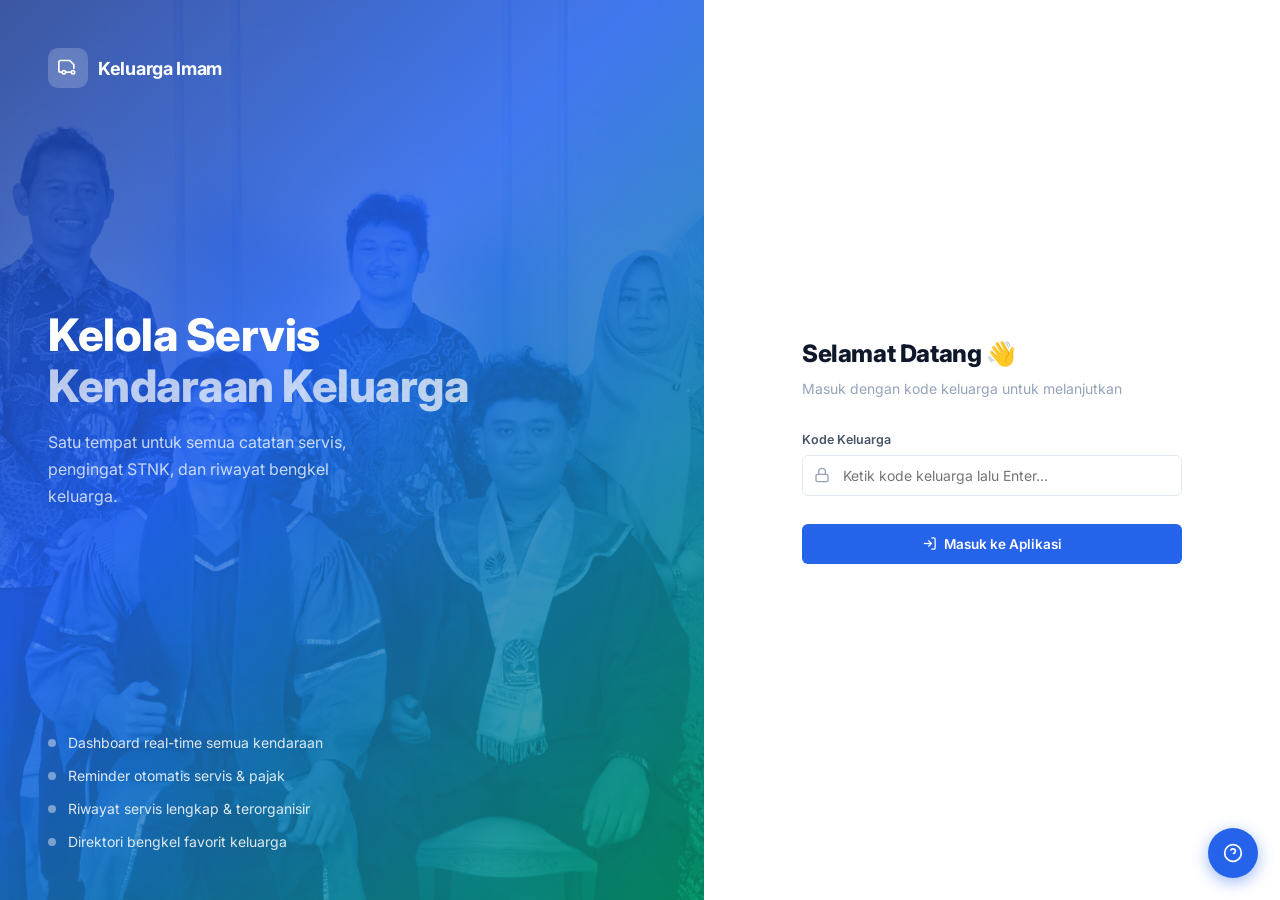
<file: index.html>
<!DOCTYPE html>
<html lang="id">
<head>
<meta charset="UTF-8"/>
<meta name="viewport" content="width=device-width,initial-scale=1.0"/>
<title>Servis Kendaraan — Keluarga Imam</title>
<link href="https://fonts.googleapis.com/css2?family=Inter:wght@300;400;500;600;700;800&display=swap" rel="stylesheet"/>
<style>
:root{
  --blue:#2563EB;--blue-dark:#1D4ED8;--blue-light:#EFF6FF;--blue-mid:#BFDBFE;
  --teal:#059669;--teal-light:#ECFDF5;
  --amber:#D97706;--amber-light:#FFFBEB;
  --red:#DC2626;--red-light:#FEF2F2;
  --purple:#7C3AED;--purple-light:#F5F3FF;
  --bg:#F1F5F9;--surface:#FFFFFF;
  --border:#E2E8F0;--border-dark:#CBD5E1;
  --text-1:#0F172A;--text-2:#475569;--text-3:#94A3B8;--text-4:#CBD5E1;
  --nav-h:60px;--side-w:240px;
  --r:10px;--r-sm:6px;--r-lg:16px;
  --shadow-xs:0 1px 2px rgba(0,0,0,.05);
  --shadow-sm:0 1px 3px rgba(0,0,0,.08),0 1px 2px rgba(0,0,0,.04);
  --shadow-md:0 4px 6px rgba(0,0,0,.07),0 2px 4px rgba(0,0,0,.04);
  --shadow-lg:0 10px 15px rgba(0,0,0,.08),0 4px 6px rgba(0,0,0,.04);
  --shadow-xl:0 20px 25px rgba(0,0,0,.1),0 8px 10px rgba(0,0,0,.04);
  --t:.18s cubic-bezier(.4,0,.2,1);
}
*,*::before,*::after{box-sizing:border-box;margin:0;padding:0}
html{font-size:15px;-webkit-font-smoothing:antialiased}
body{font-family:'Inter',system-ui,sans-serif;background:var(--bg);color:var(--text-1);line-height:1.5}
button{cursor:pointer;font-family:inherit;border:none;background:none}
input,select,textarea{font-family:inherit;font-size:inherit}
a{color:var(--blue);text-decoration:none}
img{max-width:100%;display:block}

/* ── SCREENS ── */
.scr{min-height:100vh}
.scr.hidden{display:none!important}

/* ── LOGIN ── */
.login-wrap{display:grid;grid-template-columns:1.1fr .9fr;min-height:100vh}
.login-left{position:relative;overflow:hidden;background:linear-gradient(135deg,#1e3a8a 0%,#2563EB 40%,#059669 100%)}
.login-img{position:absolute;inset:0;width:100%;height:100%;object-fit:cover;opacity:.2;mix-blend-mode:luminosity}
.login-left-inner{position:relative;z-index:2;display:flex;flex-direction:column;justify-content:space-between;height:100%;padding:48px}
.login-logo{display:flex;align-items:center;gap:10px}
.login-logo-icon{width:40px;height:40px;background:rgba(255,255,255,.2);border-radius:10px;display:flex;align-items:center;justify-content:center;backdrop-filter:blur(10px)}
.login-logo-text{font-size:18px;font-weight:700;color:white;letter-spacing:-.3px}
.login-hero-text{color:white}
.login-hero-text h1{font-size:clamp(32px,3.5vw,48px);font-weight:800;line-height:1.15;letter-spacing:-.5px;margin-bottom:16px}
.login-hero-text h1 span{opacity:.7}
.login-hero-text p{font-size:16px;opacity:.75;max-width:340px;line-height:1.7}
.login-features{display:flex;flex-direction:column;gap:12px}
.login-feat{display:flex;align-items:center;gap:12px;color:white;font-size:14px;opacity:.85}
.login-feat-dot{width:8px;height:8px;border-radius:50%;background:rgba(255,255,255,.5);flex-shrink:0}
.login-right{display:flex;align-items:center;justify-content:center;padding:48px 40px;background:var(--surface)}
.login-form-box{width:100%;max-width:380px}
.login-form-box h2{font-size:24px;font-weight:800;color:var(--text-1);letter-spacing:-.4px;margin-bottom:6px}
.login-form-box .subtitle{font-size:14px;color:var(--text-3);margin-bottom:32px}
.form-group{margin-bottom:16px}
.form-label{display:block;font-size:13px;font-weight:600;color:var(--text-2);margin-bottom:6px}
.inp-wrap{position:relative}
.inp-icon{position:absolute;left:12px;top:50%;transform:translateY(-50%);color:var(--text-3);pointer-events:none;display:flex}
.inp{width:100%;padding:11px 14px 11px 40px;border:1.5px solid var(--border);border-radius:var(--r-sm);font-size:14px;color:var(--text-1);background:var(--surface);outline:none;transition:border-color var(--t),box-shadow var(--t)}
.inp:focus{border-color:var(--blue);box-shadow:0 0 0 3px rgba(37,99,235,.12)}
.inp.no-icon{padding-left:14px}
.btn{display:inline-flex;align-items:center;gap:7px;padding:10px 18px;border-radius:var(--r-sm);font-size:13.5px;font-weight:600;transition:all var(--t);white-space:nowrap;cursor:pointer}
.btn-primary{background:var(--blue);color:white;border:none}
.btn-primary:hover{background:var(--blue-dark);box-shadow:0 4px 14px rgba(37,99,235,.35);transform:translateY(-1px)}
.btn-primary:active{transform:none;box-shadow:none}
.btn-ghost{background:transparent;color:var(--text-2);border:1.5px solid var(--border)}
.btn-ghost:hover{background:var(--bg);border-color:var(--border-dark)}
.btn-danger{background:transparent;color:var(--red);border:1.5px solid #fecaca}
.btn-danger:hover{background:var(--red-light)}
.btn-sm{padding:7px 12px;font-size:12.5px}
.btn-full{width:100%;justify-content:center;padding:12px}
.btn-icon{width:32px;height:32px;padding:0;justify-content:center;border-radius:var(--r-sm);border:1.5px solid var(--border);color:var(--text-2);background:var(--surface);flex-shrink:0}
.btn-icon:hover{background:var(--bg);color:var(--text-1)}
.btn-icon.danger:hover{background:var(--red-light);color:var(--red);border-color:#fecaca}
.err-msg{background:var(--red-light);color:var(--red);border-radius:var(--r-sm);padding:10px 14px;font-size:13px;font-weight:500;margin-top:10px;display:flex;align-items:center;gap:8px}
.login-note{font-size:12px;color:var(--text-3);text-align:center;margin-top:20px;line-height:1.7}
.login-note strong{color:var(--blue)}

/* ── APP LAYOUT ── */
#scr-app{display:flex;flex-direction:column;min-height:100vh}

/* TOP NAV */
.topnav{height:var(--nav-h);background:var(--surface);border-bottom:1px solid var(--border);display:flex;align-items:center;padding:0 20px;gap:0;position:sticky;top:0;z-index:80;box-shadow:var(--shadow-xs)}
.topnav-brand{display:flex;align-items:center;gap:10px;width:var(--side-w);flex-shrink:0}
.brand-logo{width:32px;height:32px;background:var(--blue);border-radius:8px;display:flex;align-items:center;justify-content:center}
.brand-name{font-size:15px;font-weight:700;color:var(--text-1);letter-spacing:-.2px}
.topnav-right{display:flex;align-items:center;gap:6px;margin-left:auto}
.notif-btn{position:relative;width:36px;height:36px;border-radius:var(--r-sm);display:flex;align-items:center;justify-content:center;color:var(--text-2);transition:all var(--t)}
.notif-btn:hover{background:var(--bg);color:var(--text-1)}
.notif-badge{position:absolute;top:6px;right:6px;width:8px;height:8px;background:var(--red);border-radius:50%;border:2px solid var(--surface);animation:pulse 2s infinite}
.logout-btn{width:36px;height:36px;border-radius:var(--r-sm);display:flex;align-items:center;justify-content:center;color:var(--text-2);transition:all var(--t)}
.logout-btn:hover{background:var(--red-light);color:var(--red)}

/* BODY = SIDEBAR + MAIN */
.app-body{display:flex;flex:1}

/* SIDEBAR */
.sidebar{width:var(--side-w);background:var(--surface);border-right:1px solid var(--border);padding:16px 10px;position:sticky;top:var(--nav-h);height:calc(100vh - var(--nav-h));overflow-y:auto;flex-shrink:0}
.nav-section{margin-bottom:4px}
.nav-label{font-size:11px;font-weight:600;color:var(--text-4);text-transform:uppercase;letter-spacing:.06em;padding:0 10px;margin-bottom:6px;margin-top:16px}
.nav-item{display:flex;align-items:center;gap:10px;padding:9px 10px;border-radius:var(--r-sm);font-size:13.5px;font-weight:500;color:var(--text-2);width:100%;transition:all var(--t);text-align:left;position:relative}
.nav-item:hover{background:var(--bg);color:var(--text-1)}
.nav-item.active{background:var(--blue-light);color:var(--blue);font-weight:600}
.nav-item svg{flex-shrink:0;opacity:.7}
.nav-item.active svg{opacity:1}
.nav-badge{margin-left:auto;font-size:11px;font-weight:700;background:var(--red);color:white;padding:1px 7px;border-radius:20px}

/* MAIN */
.main{flex:1;padding:24px 28px;min-width:0}
.page{display:none}
.page.active{display:block;animation:fadeUp .3s ease both}
.page-hdr{display:flex;align-items:flex-start;justify-content:space-between;gap:16px;margin-bottom:24px;flex-wrap:wrap}
.page-hdr-left h2{font-size:20px;font-weight:800;color:var(--text-1);letter-spacing:-.3px}
.page-hdr-left p{font-size:13px;color:var(--text-3);margin-top:2px}
.page-hdr-right{display:flex;gap:8px;align-items:center;flex-wrap:wrap}

/* ── STATS ── */
.stats{display:grid;grid-template-columns:repeat(4,1fr);gap:14px;margin-bottom:24px}
.stat-card{background:var(--surface);border:1px solid var(--border);border-radius:var(--r);padding:16px 18px;display:flex;align-items:center;gap:14px;box-shadow:var(--shadow-sm);transition:box-shadow var(--t),transform var(--t)}
.stat-card:hover{box-shadow:var(--shadow-md);transform:translateY(-1px)}
.stat-ico{width:42px;height:42px;border-radius:var(--r-sm);display:flex;align-items:center;justify-content:center;flex-shrink:0}
.ico-blue{background:var(--blue-light);color:var(--blue)}
.ico-teal{background:var(--teal-light);color:var(--teal)}
.ico-amber{background:var(--amber-light);color:var(--amber)}
.ico-red{background:var(--red-light);color:var(--red)}
.ico-purple{background:var(--purple-light);color:var(--purple)}
.stat-val{font-size:26px;font-weight:800;color:var(--text-1);line-height:1;letter-spacing:-.5px}
.stat-lbl{font-size:12px;color:var(--text-3);margin-top:2px}

/* ── VEHICLE CARDS ── */
.vehicle-grid{display:grid;grid-template-columns:repeat(auto-fill,minmax(300px,1fr));gap:16px}
.vcard{background:var(--surface);border:1px solid var(--border);border-radius:var(--r-lg);overflow:hidden;box-shadow:var(--shadow-sm);cursor:pointer;transition:all var(--t);opacity:0;transform:translateY(12px);animation:cardIn .4s ease forwards}
.vcard:hover{box-shadow:var(--shadow-lg);transform:translateY(-2px)}
.vcard-top{padding:18px 18px 14px;position:relative;border-bottom:1px solid var(--border)}
.vcard-badge{position:absolute;top:14px;right:14px;font-size:10px;font-weight:700;padding:3px 9px;border-radius:20px;text-transform:uppercase;letter-spacing:.05em}
.b-motor{background:var(--blue-light);color:var(--blue)}
.b-mobil{background:var(--teal-light);color:var(--teal)}
.vcard-name{font-size:16px;font-weight:700;color:var(--text-1);margin-bottom:2px;padding-right:60px}
.vcard-plate{font-size:12px;color:var(--text-3);font-family:monospace;letter-spacing:.08em}
.vcard-owner{font-size:11px;color:var(--blue);font-weight:600;margin-top:5px;display:flex;align-items:center;gap:4px}
.vcard-mid{padding:14px 18px}
.vcard-km{display:flex;align-items:baseline;gap:3px;margin-bottom:10px}
.vcard-km-val{font-size:24px;font-weight:800;color:var(--text-1);letter-spacing:-.5px}
.vcard-km-unit{font-size:12px;color:var(--text-3)}
.prog-lbl{display:flex;justify-content:space-between;font-size:11px;color:var(--text-3);margin-bottom:5px}
.prog-wrap{height:5px;background:var(--bg);border-radius:3px;overflow:hidden}
.prog-fill{height:100%;border-radius:3px;transition:width 1.2s cubic-bezier(.4,0,.2,1);width:0}
.pf-green{background:linear-gradient(90deg,#059669,#10B981)}
.pf-amber{background:linear-gradient(90deg,#D97706,#F59E0B)}
.pf-red{background:linear-gradient(90deg,#DC2626,#EF4444)}
.vcard-bot{padding:10px 18px;background:var(--bg);display:flex;align-items:center;justify-content:space-between}
.vcard-last{font-size:11px;color:var(--text-3)}
.status-badge{font-size:11px;font-weight:600;padding:3px 9px;border-radius:20px}
.sb-ok{background:var(--teal-light);color:var(--teal)}
.sb-warn{background:var(--amber-light);color:var(--amber)}
.sb-urgent{background:var(--red-light);color:var(--red)}
.sb-unknown{background:#F1F5F9;color:#64748B}

/* skeleton */
.skel{background:var(--surface);border:1px solid var(--border);border-radius:var(--r-lg);height:200px;overflow:hidden;position:relative}
.skel::after{content:'';position:absolute;inset:0;background:linear-gradient(90deg,transparent,rgba(255,255,255,.6),transparent);background-size:200% 100%;animation:shimmer 1.3s infinite}

/* empty state */
.empty{text-align:center;padding:56px 24px;color:var(--text-3)}
.empty svg{margin:0 auto 14px;opacity:.3}
.empty h4{font-size:15px;font-weight:700;color:var(--text-2);margin-bottom:6px}
.empty p{font-size:13px;margin-bottom:18px}

/* ── LIST ROWS ── */
.list-row{display:flex;flex-direction:column;gap:10px}
.list-item{background:var(--surface);border:1px solid var(--border);border-radius:var(--r);padding:16px 18px;display:flex;align-items:center;gap:14px;box-shadow:var(--shadow-xs);transition:all var(--t);animation:fadeUp .3s ease both}
.list-item:hover{box-shadow:var(--shadow-md);border-color:var(--border-dark)}
.list-avatar{width:44px;height:44px;border-radius:var(--r-sm);display:flex;align-items:center;justify-content:center;flex-shrink:0}
.la-blue{background:var(--blue-light);color:var(--blue)}
.la-teal{background:var(--teal-light);color:var(--teal)}
.la-amber{background:var(--amber-light);color:var(--amber)}
.la-red{background:var(--red-light);color:var(--red)}
.la-purple{background:var(--purple-light);color:var(--purple)}
.list-info{flex:1;min-width:0}
.list-name{font-size:14px;font-weight:600;color:var(--text-1);white-space:nowrap;overflow:hidden;text-overflow:ellipsis}
.list-sub{font-size:12px;color:var(--text-3);margin-top:2px;white-space:nowrap;overflow:hidden;text-overflow:ellipsis}
.list-actions{display:flex;gap:6px;flex-shrink:0}
.list-meta{font-size:13px;font-weight:700;color:var(--text-1);white-space:nowrap;text-align:right}
.list-meta-sub{font-size:11px;color:var(--text-3);text-align:right;margin-top:2px}

/* service tags */
.tag-wrap{display:flex;gap:5px;flex-wrap:wrap;margin-top:6px}
.tag{font-size:11px;font-weight:600;padding:2px 8px;border-radius:20px;background:var(--blue-light);color:var(--blue)}
.tag-teal{background:var(--teal-light);color:var(--teal)}
.tag-amber{background:var(--amber-light);color:var(--amber)}
.tag-purple{background:var(--purple-light);color:var(--purple)}

/* ── REMINDER ── */
.reminder-list{display:flex;flex-direction:column;gap:10px}
.rem-item{background:var(--surface);border:1px solid var(--border);border-radius:var(--r);padding:14px 18px;display:flex;align-items:center;gap:12px;box-shadow:var(--shadow-xs);animation:fadeUp .3s ease both;transition:all var(--t)}
.rem-item:hover{box-shadow:var(--shadow-md)}
.rem-dot{width:10px;height:10px;border-radius:50%;flex-shrink:0}
.rem-info{flex:1;min-width:0}
.rem-title{font-size:14px;font-weight:600;color:var(--text-1)}
.rem-sub{font-size:12px;color:var(--text-3);margin-top:2px}
.rem-date{font-size:12px;font-weight:700;padding:4px 12px;border-radius:20px;white-space:nowrap}
.rd-ok{background:var(--teal-light);color:var(--teal)}
.rd-warn{background:var(--amber-light);color:var(--amber)}
.rd-urgent{background:var(--red-light);color:var(--red)}

/* ── FILTER ── */
.filter-bar{display:flex;gap:10px;margin-bottom:18px;flex-wrap:wrap}
.filter-bar select,.filter-bar input{padding:8px 12px;border:1.5px solid var(--border);border-radius:var(--r-sm);font-size:13px;color:var(--text-1);background:var(--surface);outline:none;transition:border-color var(--t)}
.filter-bar select:focus,.filter-bar input:focus{border-color:var(--blue)}
select{appearance:none;background-image:url("data:image/svg+xml,%3Csvg xmlns='http://www.w3.org/2000/svg' width='12' height='12' viewBox='0 0 24 24' fill='none' stroke='%2394A3B8' stroke-width='2'%3E%3Cpolyline points='6 9 12 15 18 9'/%3E%3C/svg%3E");background-repeat:no-repeat;background-position:right 10px center;padding-right:30px}

/* ── SECTION CARD ── */
.section-hdr{font-size:13px;font-weight:700;color:var(--text-2);margin-bottom:12px;margin-top:24px;display:flex;align-items:center;gap:8px}
.section-hdr::after{content:'';flex:1;height:1px;background:var(--border)}

/* ── FORMS ── */
.modal-back{position:fixed;inset:0;background:rgba(15,23,42,.55);backdrop-filter:blur(6px);z-index:500;display:flex;align-items:center;justify-content:center;padding:20px;animation:fadeIn .2s}
.modal-back.hidden{display:none!important}
.modal{background:var(--surface);border-radius:var(--r-lg);width:100%;max-width:520px;max-height:92vh;overflow:hidden;display:flex;flex-direction:column;box-shadow:var(--shadow-xl);animation:modalIn .25s cubic-bezier(.34,1.56,.64,1)}
.modal-lg{max-width:680px}
.modal-hdr{display:flex;align-items:center;justify-content:space-between;padding:18px 22px;border-bottom:1px solid var(--border);flex-shrink:0}
.modal-hdr h3{font-size:16px;font-weight:700;color:var(--text-1)}
.modal-x{width:30px;height:30px;border-radius:var(--r-sm);display:flex;align-items:center;justify-content:center;font-size:18px;color:var(--text-3);transition:all var(--t)}
.modal-x:hover{background:var(--bg);color:var(--text-1)}
.modal-body{padding:22px;overflow-y:auto;flex:1}
.modal-ftr{padding:14px 22px;border-top:1px solid var(--border);display:flex;justify-content:flex-end;gap:8px;flex-shrink:0}
.form-group{margin-bottom:16px}
.form-label{display:block;font-size:12.5px;font-weight:600;color:var(--text-2);margin-bottom:5px}
.form-inp{width:100%;padding:9px 12px;border:1.5px solid var(--border);border-radius:var(--r-sm);font-size:13.5px;color:var(--text-1);background:var(--surface);outline:none;transition:border-color var(--t),box-shadow var(--t)}
.form-inp:focus{border-color:var(--blue);box-shadow:0 0 0 3px rgba(37,99,235,.1)}
.form-textarea{resize:vertical;min-height:72px}
.form-row{display:grid;grid-template-columns:1fr 1fr;gap:12px}
.type-picker{display:flex;gap:8px}
.type-btn{flex:1;display:flex;flex-direction:column;align-items:center;gap:7px;padding:14px 10px;border:2px solid var(--border);border-radius:var(--r);font-size:13px;font-weight:600;color:var(--text-2);background:var(--surface);transition:all var(--t)}
.type-btn:hover{border-color:var(--blue);color:var(--blue);background:var(--blue-light)}
.type-btn.active{border-color:var(--blue);background:var(--blue-light);color:var(--blue)}
.stype-grid{display:flex;flex-wrap:wrap;gap:7px}
.stype-btn{padding:6px 12px;border:1.5px solid var(--border);border-radius:20px;font-size:12.5px;font-weight:500;color:var(--text-2);background:var(--surface);transition:all var(--t)}
.stype-btn:hover{border-color:var(--blue);color:var(--blue)}
.stype-btn.active{border-color:var(--blue);background:var(--blue-light);color:var(--blue)}

/* wizard */
.wiz-steps{display:flex;align-items:center;margin-bottom:22px}
.wiz-step{width:30px;height:30px;border-radius:50%;border:2px solid var(--border);display:flex;align-items:center;justify-content:center;font-size:12px;font-weight:700;color:var(--text-3);background:var(--surface);transition:all var(--t);flex-shrink:0}
.wiz-step.active{border-color:var(--blue);background:var(--blue);color:white}
.wiz-step.done{border-color:var(--teal);background:var(--teal);color:white}
.wiz-line{flex:1;height:2px;background:var(--border);transition:background var(--t)}
.wiz-line.done{background:var(--teal)}
.wiz-lbl{font-size:12px;font-weight:600;color:var(--text-3);margin-bottom:16px}
.wiz-panel{display:none}
.wiz-panel.active{display:block;animation:fadeUp .25s ease}

/* detail sections */
.detail-sec{margin-bottom:22px}
.detail-sec-title{font-size:11px;font-weight:700;text-transform:uppercase;letter-spacing:.06em;color:var(--text-3);margin-bottom:10px;padding-bottom:8px;border-bottom:1px solid var(--border)}
.detail-grid{display:grid;grid-template-columns:1fr 1fr;gap:10px}
.d-field label{font-size:11px;color:var(--text-3);display:block;margin-bottom:2px}
.d-field span{font-size:13.5px;font-weight:500;color:var(--text-1)}
.sched-table{width:100%;border-collapse:collapse;font-size:12.5px}
.sched-table th{text-align:left;font-size:11px;font-weight:600;text-transform:uppercase;letter-spacing:.04em;color:var(--text-3);padding:0 8px 7px}
.sched-table td{padding:9px 8px;border-top:1px solid var(--border);color:var(--text-2);vertical-align:middle}
.sched-table td:first-child{font-weight:500;color:var(--text-1)}
.sched-table tr:hover td{background:var(--bg)}

/* ── TOAST ── */
.toast{position:fixed;bottom:80px;left:50%;transform:translateX(-50%) translateY(10px);background:var(--text-1);color:white;padding:11px 22px;border-radius:30px;font-size:13px;font-weight:500;z-index:9999;opacity:0;pointer-events:none;transition:all .3s cubic-bezier(.34,1.56,.64,1);white-space:nowrap;box-shadow:var(--shadow-xl)}
.toast.show{opacity:1;transform:translateX(-50%) translateY(0)}
.toast.hidden{display:none}

/* ── HELP BTN ── */
.help-btn{position:fixed;bottom:22px;right:22px;width:50px;height:50px;background:var(--blue);color:white;border-radius:50%;display:flex;align-items:center;justify-content:center;box-shadow:0 4px 16px rgba(37,99,235,.45);z-index:300;transition:all var(--t)}
.help-btn:hover{transform:scale(1.08);box-shadow:0 6px 22px rgba(37,99,235,.55)}

/* ── GUIDED TOUR ── */
.tour-mask{position:fixed;inset:0;z-index:600;pointer-events:none}
.tour-mask.active{pointer-events:all}
/* 4 dark panels around the highlighted element */
.tour-panel{position:fixed;background:rgba(15,23,42,.7);transition:all .3s ease;z-index:600;pointer-events:all}
.tour-popup{position:fixed;background:var(--surface);border-radius:var(--r-lg);padding:20px 22px 18px;box-shadow:var(--shadow-xl);z-index:601;width:310px;animation:modalIn .3s cubic-bezier(.34,1.56,.64,1);transition:top .3s ease,left .3s ease}
.tour-dots{display:flex;gap:5px;margin-bottom:10px}
.tour-dot{width:6px;height:6px;border-radius:50%;background:var(--border);transition:all .2s}
.tour-dot.on{background:var(--blue);transform:scale(1.3)}
.tour-badge{font-size:10.5px;font-weight:700;text-transform:uppercase;letter-spacing:.05em;color:var(--blue);background:var(--blue-light);display:inline-block;padding:2px 9px;border-radius:20px;margin-bottom:8px}
.tour-title{font-size:15px;font-weight:700;color:var(--text-1);margin-bottom:6px}
.tour-desc{font-size:13px;color:var(--text-2);line-height:1.65;margin-bottom:16px}
.tour-ftr{display:flex;justify-content:space-between;align-items:center}
.tour-skip{font-size:12px;color:var(--text-3);background:none;border:none;cursor:pointer;padding:4px 0;transition:color var(--t)}
.tour-skip:hover{color:var(--text-1)}
/* highlight ring */
.tour-ring{position:fixed;border:2.5px solid var(--blue);border-radius:var(--r-sm);z-index:601;pointer-events:none;box-shadow:0 0 0 4px rgba(37,99,235,.2);transition:all .3s ease}

/* ── ANIMATIONS ── */
@keyframes fadeIn{from{opacity:0}to{opacity:1}}
@keyframes fadeUp{from{opacity:0;transform:translateY(14px)}to{opacity:1;transform:translateY(0)}}
@keyframes modalIn{from{opacity:0;transform:scale(.95) translateY(16px)}to{opacity:1;transform:scale(1) translateY(0)}}
@keyframes cardIn{to{opacity:1;transform:translateY(0)}}
@keyframes shimmer{0%{background-position:-200% 0}100%{background-position:200% 0}}
@keyframes pulse{0%,100%{opacity:1}50%{opacity:.4}}
@keyframes shake{0%,100%{transform:translateX(0)}25%{transform:translateX(-6px)}75%{transform:translateX(6px)}}
.shake{animation:shake .35s ease}

/* ── RESPONSIVE ── */
@media(max-width:900px){
  .app-body{flex-direction:column}
  .sidebar{width:100%;height:auto;position:fixed;bottom:0;left:0;right:0;top:auto;border-right:none;border-top:1px solid var(--border);padding:6px 8px;display:flex;z-index:79;box-shadow:0 -2px 10px rgba(0,0,0,.07)}
  .nav-label,.nav-section:first-child .nav-label{display:none}
  .nav-section{display:flex;flex:1}
  .nav-item{flex-direction:column;gap:3px;font-size:10px;padding:7px 4px;flex:1;justify-content:center}
  .nav-badge{display:none}
  .main{padding:16px 14px 80px}
  .stats{grid-template-columns:1fr 1fr}
  .login-wrap{grid-template-columns:1fr}
  .login-left{min-height:240px;max-height:300px}
  .help-btn{bottom:75px}
  .toast{bottom:85px}
}
@media(max-width:480px){
  .page-hdr{flex-direction:column}
  .form-row{grid-template-columns:1fr}
  .detail-grid{grid-template-columns:1fr}
  .vehicle-grid{grid-template-columns:1fr}
  .modal{border-radius:var(--r-lg) var(--r-lg) 0 0;align-self:flex-end;max-height:95vh}
  .modal-back{padding:0;align-items:flex-end}
  .tour-popup{width:calc(100vw - 24px);left:12px!important;right:12px}
}
.hidden{display:none!important}
</style>
</head>
<body>

<!-- ═══════════ LOGIN ═══════════ -->
<div id="scr-login" class="scr">
  <div class="login-wrap">
    <div class="login-left">
      <img src="images/family.jpg" alt="" class="login-img" onerror="this.style.display='none'"/>
      <div class="login-left-inner">
        <div class="login-logo">
          <div class="login-logo-icon">
            <svg width="20" height="20" viewBox="0 0 24 24" fill="none" stroke="white" stroke-width="2"><path d="M5 17H3a2 2 0 0 1-2-2V5a2 2 0 0 1 2-2h11l5 5v5"/><circle cx="18" cy="17" r="2"/><circle cx="7" cy="17" r="2"/><path d="M17 17H9"/></svg>
          </div>
          <span class="login-logo-text">Keluarga Imam</span>
        </div>
        <div class="login-hero-text">
          <h1>Kelola Servis<br/><span>Kendaraan Keluarga</span></h1>
          <p>Satu tempat untuk semua catatan servis, pengingat STNK, dan riwayat bengkel keluarga.</p>
        </div>
        <div class="login-features">
          <div class="login-feat"><div class="login-feat-dot"></div>Dashboard real-time semua kendaraan</div>
          <div class="login-feat"><div class="login-feat-dot"></div>Reminder otomatis servis & pajak</div>
          <div class="login-feat"><div class="login-feat-dot"></div>Riwayat servis lengkap & terorganisir</div>
          <div class="login-feat"><div class="login-feat-dot"></div>Direktori bengkel favorit keluarga</div>
        </div>
      </div>
    </div>
    <div class="login-right">
      <div class="login-form-box">
        <h2>Selamat Datang 👋</h2>
        <p class="subtitle">Masuk dengan kode keluarga untuk melanjutkan</p>
        <div class="form-group">
          <label class="form-label">Kode Keluarga</label>
          <div class="inp-wrap">
            <span class="inp-icon"><svg width="16" height="16" viewBox="0 0 24 24" fill="none" stroke="currentColor" stroke-width="2"><rect x="3" y="11" width="18" height="11" rx="2"/><path d="M7 11V7a5 5 0 0 1 10 0v4"/></svg></span>
            <input type="password" id="login-inp" class="inp" placeholder="Ketik kode keluarga lalu Enter..."/>
          </div>
        </div>
        <div id="login-err" class="err-msg hidden">
          <svg width="14" height="14" viewBox="0 0 24 24" fill="none" stroke="currentColor" stroke-width="2"><circle cx="12" cy="12" r="10"/><line x1="12" y1="8" x2="12" y2="12"/><line x1="12" y1="16" x2="12.01" y2="16"/></svg>
          Kode salah. Coba lagi.
        </div>
        <button class="btn btn-primary btn-full" onclick="doLogin()" style="margin-top:12px">
          <svg width="15" height="15" viewBox="0 0 24 24" fill="none" stroke="currentColor" stroke-width="2"><path d="M15 3h4a2 2 0 0 1 2 2v14a2 2 0 0 1-2 2h-4"/><polyline points="10 17 15 12 10 7"/><line x1="15" y1="12" x2="3" y2="12"/></svg>
          Masuk ke Aplikasi
        </button>

      </div>
    </div>
  </div>
</div>

<!-- ═══════════ APP ═══════════ -->
<div id="scr-app" class="scr hidden">
  <nav class="topnav">
    <div class="topnav-brand">
      <div class="brand-logo">
        <svg width="18" height="18" viewBox="0 0 24 24" fill="none" stroke="white" stroke-width="2"><path d="M5 17H3a2 2 0 0 1-2-2V5a2 2 0 0 1 2-2h11l5 5v5"/><circle cx="18" cy="17" r="2"/><circle cx="7" cy="17" r="2"/><path d="M17 17H9"/></svg>
      </div>
      <span class="brand-name">Keluarga Imam</span>
    </div>
    <div class="topnav-right">
      <button class="notif-btn" onclick="openNotif()" title="Notifikasi">
        <svg width="18" height="18" viewBox="0 0 24 24" fill="none" stroke="currentColor" stroke-width="2"><path d="M18 8A6 6 0 0 0 6 8c0 7-3 9-3 9h18s-3-2-3-9"/><path d="M13.73 21a2 2 0 0 1-3.46 0"/></svg>
        <span class="notif-badge hidden" id="notif-badge"></span>
      </button>
      <button class="logout-btn" onclick="doLogout()" title="Keluar">
        <svg width="18" height="18" viewBox="0 0 24 24" fill="none" stroke="currentColor" stroke-width="2"><path d="M9 21H5a2 2 0 0 1-2-2V5a2 2 0 0 1 2-2h4"/><polyline points="16 17 21 12 16 7"/><line x1="21" y1="12" x2="9" y2="12"/></svg>
      </button>
    </div>
  </nav>

  <div class="app-body">
    <aside class="sidebar" id="sidebar">
      <div class="nav-section">
        <div class="nav-label">Menu</div>
        <button class="nav-item active" data-page="dashboard" onclick="goPage('dashboard')">
          <svg width="17" height="17" viewBox="0 0 24 24" fill="none" stroke="currentColor" stroke-width="2"><rect x="3" y="3" width="7" height="7"/><rect x="14" y="3" width="7" height="7"/><rect x="14" y="14" width="7" height="7"/><rect x="3" y="14" width="7" height="7"/></svg>
          <span>Dashboard</span>
        </button>
        <button class="nav-item" data-page="vehicles" onclick="goPage('vehicles')">
          <svg width="17" height="17" viewBox="0 0 24 24" fill="none" stroke="currentColor" stroke-width="2"><path d="M5 17H3a2 2 0 0 1-2-2V5a2 2 0 0 1 2-2h11l5 5v5"/><circle cx="18" cy="17" r="2"/><circle cx="7" cy="17" r="2"/><path d="M17 17H9"/></svg>
          <span>Kendaraan</span>
        </button>
        <button class="nav-item" data-page="services" onclick="goPage('services')">
          <svg width="17" height="17" viewBox="0 0 24 24" fill="none" stroke="currentColor" stroke-width="2"><path d="M14.7 6.3a1 1 0 0 0 0 1.4l1.6 1.6a1 1 0 0 0 1.4 0l3.77-3.77a6 6 0 0 1-7.94 7.94l-6.91 6.91a2.12 2.12 0 0 1-3-3l6.91-6.91a6 6 0 0 1 7.94-7.94l-3.76 3.76z"/></svg>
          <span>Riwayat Servis</span>
        </button>
        <button class="nav-item" data-page="reminders" onclick="goPage('reminders')">
          <svg width="17" height="17" viewBox="0 0 24 24" fill="none" stroke="currentColor" stroke-width="2"><path d="M18 8A6 6 0 0 0 6 8c0 7-3 9-3 9h18s-3-2-3-9"/><path d="M13.73 21a2 2 0 0 1-3.46 0"/></svg>
          <span>Reminder</span>
          <span class="nav-badge hidden" id="nb-rem">0</span>
        </button>
        <button class="nav-item" data-page="workshops" onclick="goPage('workshops')">
          <svg width="17" height="17" viewBox="0 0 24 24" fill="none" stroke="currentColor" stroke-width="2"><path d="M3 9l9-7 9 7v11a2 2 0 0 1-2 2H5a2 2 0 0 1-2-2z"/><polyline points="9 22 9 12 15 12 15 22"/></svg>
          <span>Bengkel</span>
        </button>
        <div style="height:1px;background:var(--border);margin:10px 0"></div>
        <a class="nav-item" href="panduan-servis-kendaraan.html" target="_blank" style="text-decoration:none">
          <svg width="17" height="17" viewBox="0 0 24 24" fill="none" stroke="currentColor" stroke-width="2"><path d="M2 3h6a4 4 0 0 1 4 4v14a3 3 0 0 0-3-3H2z"/><path d="M22 3h-6a4 4 0 0 0-4 4v14a3 3 0 0 1 3-3h7z"/></svg>
          <span>📖 Panduan Servis</span>
        </a>
      </div>
    </aside>

    <main class="main">
      <!-- DASHBOARD -->
      <div id="page-dashboard" class="page active" style="display:block">
        <div class="page-hdr">
          <div class="page-hdr-left">
            <h2>Dashboard</h2>
            <p id="greeting">Selamat datang, Keluarga Imam</p>
          </div>
          <div class="page-hdr-right">
            <button class="btn btn-primary btn-sm" onclick="openAddVehicle()">
              <svg width="14" height="14" viewBox="0 0 24 24" fill="none" stroke="currentColor" stroke-width="2.5"><line x1="12" y1="5" x2="12" y2="19"/><line x1="5" y1="12" x2="19" y2="12"/></svg>
              Tambah Kendaraan
            </button>
          </div>
        </div>
        <div class="stats" id="stats-row">
          <div class="stat-card"><div class="stat-ico ico-blue"><svg width="18" height="18" viewBox="0 0 24 24" fill="none" stroke="currentColor" stroke-width="2"><path d="M5 17H3a2 2 0 0 1-2-2V5a2 2 0 0 1 2-2h11l5 5v5"/><circle cx="18" cy="17" r="2"/><circle cx="7" cy="17" r="2"/></svg></div><div><div class="stat-val" id="s-total">0</div><div class="stat-lbl">Total Kendaraan</div></div></div>
          <div class="stat-card"><div class="stat-ico ico-teal"><svg width="18" height="18" viewBox="0 0 24 24" fill="none" stroke="currentColor" stroke-width="2.5"><polyline points="20 6 9 17 4 12"/></svg></div><div><div class="stat-val" id="s-ok">0</div><div class="stat-lbl">Kondisi Baik</div></div></div>
          <div class="stat-card"><div class="stat-ico ico-amber"><svg width="18" height="18" viewBox="0 0 24 24" fill="none" stroke="currentColor" stroke-width="2"><path d="M10.29 3.86L1.82 18a2 2 0 0 0 1.71 3h16.94a2 2 0 0 0 1.71-3L13.71 3.86a2 2 0 0 0-3.42 0z"/><line x1="12" y1="9" x2="12" y2="13"/><line x1="12" y1="17" x2="12.01" y2="17"/></svg></div><div><div class="stat-val" id="s-warn">0</div><div class="stat-lbl">Perlu Perhatian</div></div></div>
          <div class="stat-card"><div class="stat-ico ico-red"><svg width="18" height="18" viewBox="0 0 24 24" fill="none" stroke="currentColor" stroke-width="2"><circle cx="12" cy="12" r="10"/><line x1="12" y1="8" x2="12" y2="12"/><line x1="12" y1="16" x2="12.01" y2="16"/></svg></div><div><div class="stat-val" id="s-urgent">0</div><div class="stat-lbl">Segera Servis</div></div></div>
        </div>
        <div class="section-hdr">Kendaraan Keluarga</div>
        <div class="vehicle-grid" id="vgrid"><div class="skel"></div><div class="skel"></div></div>
      </div>

      <!-- KENDARAAN -->
      <div id="page-vehicles" class="page" style="display:none">
        <div class="page-hdr">
          <div class="page-hdr-left"><h2>Kendaraan</h2><p>Kelola semua kendaraan keluarga</p></div>
          <div class="page-hdr-right"><button class="btn btn-primary btn-sm" onclick="openAddVehicle()"><svg width="14" height="14" viewBox="0 0 24 24" fill="none" stroke="currentColor" stroke-width="2.5"><line x1="12" y1="5" x2="12" y2="19"/><line x1="5" y1="12" x2="19" y2="12"/></svg>Tambah Kendaraan</button></div>
        </div>
        <div class="list-row" id="vlist"></div>
      </div>

      <!-- SERVIS -->
      <div id="page-services" class="page" style="display:none">
        <div class="page-hdr">
          <div class="page-hdr-left"><h2>Riwayat Servis</h2><p>Semua catatan servis kendaraan keluarga</p></div>
          <div class="page-hdr-right">
            <a href="panduan-servis-kendaraan.html" target="_blank" class="btn btn-ghost btn-sm">
              <svg width="14" height="14" viewBox="0 0 24 24" fill="none" stroke="currentColor" stroke-width="2"><path d="M2 3h6a4 4 0 0 1 4 4v14a3 3 0 0 0-3-3H2z"/><path d="M22 3h-6a4 4 0 0 0-4 4v14a3 3 0 0 1 3-3h7z"/></svg>
              Panduan Servis
            </a>
            <button class="btn btn-primary btn-sm" onclick="openAddService()"><svg width="14" height="14" viewBox="0 0 24 24" fill="none" stroke="currentColor" stroke-width="2.5"><line x1="12" y1="5" x2="12" y2="19"/><line x1="5" y1="12" x2="19" y2="12"/></svg>Catat Servis</button>
          </div>
        </div>
        <div class="filter-bar">
          <select id="fv" onchange="renderServices()"><option value="">Semua Kendaraan</option></select>
          <select id="ft" onchange="renderServices()"><option value="">Semua Jenis</option><option>Ganti Oli</option><option>Tune Up</option><option>Ganti Busi</option><option>Filter Udara</option><option>Servis Rem</option><option>Ganti Ban</option><option>Cek Aki</option><option>Lainnya</option></select>
        </div>
        <div class="list-row" id="slist"></div>
      </div>

      <!-- REMINDER -->
      <div id="page-reminders" class="page" style="display:none">
        <div class="page-hdr">
          <div class="page-hdr-left"><h2>Reminder</h2><p>Pengingat servis, STNK, dan ganti ban otomatis</p></div>
        </div>
        <div class="reminder-list" id="rlist"></div>
      </div>

      <!-- BENGKEL -->
      <div id="page-workshops" class="page" style="display:none">
        <div class="page-hdr">
          <div class="page-hdr-left"><h2>Bengkel Favorit</h2><p>Direktori bengkel dan kontak penting</p></div>
          <div class="page-hdr-right"><button class="btn btn-primary btn-sm" onclick="openAddWorkshop()"><svg width="14" height="14" viewBox="0 0 24 24" fill="none" stroke="currentColor" stroke-width="2.5"><line x1="12" y1="5" x2="12" y2="19"/><line x1="5" y1="12" x2="19" y2="12"/></svg>Tambah Bengkel</button></div>
        </div>
        <div class="list-row" id="wlist"></div>
      </div>
    </main>
  </div>
</div>

<!-- ═══ MODAL: KENDARAAN ═══ -->
<div id="m-vehicle" class="modal-back hidden" onclick="closeBD(event,'m-vehicle')">
  <div class="modal">
    <div class="modal-hdr"><h3 id="m-vehicle-title">Tambah Kendaraan</h3><button class="modal-x" onclick="closeM('m-vehicle')">&times;</button></div>
    <div class="modal-body">
      <input type="hidden" id="vid"/>
      <div class="wiz-steps" id="wiz-steps">
        <div class="wiz-step active" data-s="1">1</div><div class="wiz-line" id="wl1"></div>
        <div class="wiz-step" data-s="2">2</div><div class="wiz-line" id="wl2"></div>
        <div class="wiz-step" data-s="3">3</div>
      </div>
      <!-- step 1 -->
      <div class="wiz-panel active" id="ws1">
        <p class="wiz-lbl">Langkah 1 — Jenis & Merek</p>
        <div class="form-group"><label class="form-label">Jenis Kendaraan</label>
          <div class="type-picker">
            <button class="type-btn active" data-t="Motor" onclick="pickType(this,'Motor')"><svg width="24" height="24" viewBox="0 0 24 24" fill="none" stroke="currentColor" stroke-width="1.5"><path d="M5 17H3a2 2 0 0 1-2-2V5a2 2 0 0 1 2-2h11l5 5v5"/><circle cx="18" cy="17" r="2"/><circle cx="7" cy="17" r="2"/><path d="M17 17H9"/></svg>Motor</button>
            <button class="type-btn" data-t="Mobil" onclick="pickType(this,'Mobil')"><svg width="24" height="24" viewBox="0 0 24 24" fill="none" stroke="currentColor" stroke-width="1.5"><rect x="1" y="3" width="15" height="13"/><polygon points="16 8 20 8 23 11 23 16 16 16 16 8"/><circle cx="5.5" cy="18.5" r="2.5"/><circle cx="18.5" cy="18.5" r="2.5"/></svg>Mobil</button>
          </div>
        </div>
        <div class="form-row">
          <div class="form-group"><label class="form-label">Merek</label>
            <select id="vbrand" class="form-inp"><option value="">-- Pilih Merek --</option><option>Honda</option><option>Yamaha</option><option>Suzuki</option><option>Kawasaki</option><option>Toyota</option><option>Daihatsu</option><option>Mitsubishi</option><option>Nissan</option><option>Mazda</option><option>Hyundai</option><option>Lainnya</option></select>
          </div>
          <div class="form-group"><label class="form-label">Model / Tipe</label>
            <input type="text" id="vmodel" class="form-inp" placeholder="Vario 125, Avanza..."/>
          </div>
        </div>
        <div class="form-row">
          <div class="form-group"><label class="form-label">Tahun</label><select id="vyear" class="form-inp"></select></div>
          <div class="form-group"><label class="form-label">Warna</label><input type="text" id="vcolor" class="form-inp" placeholder="Putih, Hitam..."/></div>
        </div>
      </div>
      <!-- step 2 -->
      <div class="wiz-panel hidden" id="ws2">
        <p class="wiz-lbl">Langkah 2 — Detail Kendaraan</p>
        <div class="form-row">
          <div class="form-group"><label class="form-label">Nomor Polisi</label><input type="text" id="vplate" class="form-inp" placeholder="B 1234 ABC" style="text-transform:uppercase"/></div>
          <div class="form-group"><label class="form-label">Pemilik</label>
            <input type="text" id="vowner" class="form-inp" placeholder="Nama pemilik kendaraan..."/>
          </div>
        </div>
        <div class="form-row">
          <div class="form-group"><label class="form-label">Odometer Sekarang (km)</label><input type="number" id="vodo" class="form-inp" placeholder="15000" min="0"/></div>
          <div class="form-group"><label class="form-label">Nomor Mesin (opsional)</label><input type="text" id="vengine" class="form-inp" placeholder="Nomor mesin"/></div>
        </div>
        <div class="form-group"><label class="form-label">Tanggal Beli / Kepemilikan</label><input type="date" id="vbuydate" class="form-inp"/></div>
        <div class="form-group"><label class="form-label">Catatan Kendaraan</label><textarea id="vnotes" class="form-inp form-textarea" placeholder="Kondisi, modifikasi, atau catatan penting..."></textarea></div>
      </div>
      <!-- step 3 -->
      <div class="wiz-panel hidden" id="ws3">
        <p class="wiz-lbl">Langkah 3 — Dokumen & Reminder</p>
        <div class="form-row">
          <div class="form-group"><label class="form-label">📋 Jatuh Tempo Pajak STNK</label><input type="date" id="vstnk" class="form-inp"/></div>
          <div class="form-group"><label class="form-label">📋 STNK 5 Tahunan</label><input type="date" id="vstnk5" class="form-inp"/></div>
        </div>
        <div class="form-row">
          <div class="form-group"><label class="form-label">💰 PKB Tahun Lalu (Rp)</label><input type="number" id="vpkb" class="form-inp" placeholder="Nominal pajak"/></div>
          <div class="form-group"><label class="form-label">🛞 Tanggal Pasang Ban</label><input type="date" id="vtire" class="form-inp"/></div>
        </div>
        <div class="form-group"><label class="form-label">📅 Terakhir Ganti Oli</label>
          <div class="form-row">
            <input type="date" id="voildate" class="form-inp"/>
            <input type="number" id="voilkm" class="form-inp" placeholder="Km saat ganti oli"/>
          </div>
        </div>
      </div>
    </div>
    <div class="modal-ftr">
      <button class="btn btn-ghost btn-sm" id="wiz-back" onclick="wizBack()" style="display:none">← Kembali</button>
      <button class="btn btn-primary btn-sm" id="wiz-next" onclick="wizNext()">Lanjut →</button>
    </div>
  </div>
</div>

<!-- ═══ MODAL: SERVIS ═══ -->
<div id="m-service" class="modal-back hidden" onclick="closeBD(event,'m-service')">
  <div class="modal">
    <div class="modal-hdr"><h3 id="m-service-title">Catat Servis</h3><button class="modal-x" onclick="closeM('m-service')">&times;</button></div>
    <div class="modal-body">
      <input type="hidden" id="sid"/>
      <div class="form-group"><label class="form-label">Kendaraan *</label>
        <select id="sv" class="form-inp"><option value="">-- Pilih Kendaraan --</option></select>
      </div>
      <div class="form-row">
        <div class="form-group"><label class="form-label">Tanggal Servis *</label><input type="date" id="sdate" class="form-inp"/></div>
        <div class="form-group"><label class="form-label">Odometer (km)</label><input type="number" id="sodo" class="form-inp" placeholder="km saat ini" min="0"/></div>
      </div>
      <div class="form-group"><label class="form-label">Jenis Servis * (pilih satu atau lebih)</label>
        <div class="stype-grid" id="stype-grid">
          <button class="stype-btn" onclick="togStype(this)">Ganti Oli</button>
          <button class="stype-btn" onclick="togStype(this)">Tune Up</button>
          <button class="stype-btn" onclick="togStype(this)">Ganti Busi</button>
          <button class="stype-btn" onclick="togStype(this)">Filter Udara</button>
          <button class="stype-btn" onclick="togStype(this)">Servis Rem</button>
          <button class="stype-btn" onclick="togStype(this)">Ganti Ban</button>
          <button class="stype-btn" onclick="togStype(this)">Cek Aki</button>
          <button class="stype-btn" onclick="togStype(this)">Ganti Rantai</button>
          <button class="stype-btn" onclick="togStype(this)">Servis Injeksi</button>
          <button class="stype-btn" onclick="togStype(this)">Ganti Filter Oli</button>
          <button class="stype-btn" id="btn-lainnya" onclick="togLainnya(this)">Lainnya</button>
        </div>
        <div id="lainnya-wrap" style="display:none;margin-top:10px">
          <input type="text" id="s-lainnya-text" class="form-inp" placeholder="Contoh: Ganti Kampas Kopling, Servis CVT, dll..." oninput="updateLainnya()"/>
        </div>
      </div>
      <div class="form-row">
        <div class="form-group"><label class="form-label">Bengkel</label><input type="text" id="sws" class="form-inp" placeholder="Nama bengkel"/></div>
        <div class="form-group"><label class="form-label">Total Biaya (Rp)</label><input type="number" id="scost" class="form-inp" placeholder="0" min="0"/></div>
      </div>
      <div class="form-row">
        <div class="form-group"><label class="form-label">Servis Berikutnya (km)</label><input type="number" id="snextkm" class="form-inp" placeholder="km servis berikutnya"/></div>
        <div class="form-group"><label class="form-label">Servis Berikutnya (tanggal)</label><input type="date" id="snextdate" class="form-inp"/></div>
      </div>
      <div class="form-group"><label class="form-label">Catatan / Detail Pekerjaan</label><textarea id="snotes" class="form-inp form-textarea" placeholder="Sparepart yang diganti, kondisi kendaraan, rekomendasi mekanik..."></textarea></div>
    </div>
    <div class="modal-ftr">
      <button class="btn btn-ghost btn-sm" onclick="closeM('m-service')">Batal</button>
      <button class="btn btn-primary btn-sm" onclick="saveService()">Simpan Servis</button>
    </div>
  </div>
</div>

<!-- ═══ MODAL: BENGKEL ═══ -->
<div id="m-workshop" class="modal-back hidden" onclick="closeBD(event,'m-workshop')">
  <div class="modal">
    <div class="modal-hdr"><h3 id="m-ws-title">Tambah Bengkel</h3><button class="modal-x" onclick="closeM('m-workshop')">&times;</button></div>
    <div class="modal-body">
      <input type="hidden" id="wid"/>
      <div class="form-group"><label class="form-label">Nama Bengkel *</label><input type="text" id="wname" class="form-inp" placeholder="Bengkel Pak Budi, AHASS..."/></div>
      <div class="form-row">
        <div class="form-group"><label class="form-label">No. Telepon</label><input type="tel" id="wphone" class="form-inp" placeholder="08xxxxxxxxxx"/></div>
        <div class="form-group"><label class="form-label">Spesialis</label>
          <select id="wspec" class="form-inp"><option>Motor & Mobil</option><option>Motor Saja</option><option>Mobil Saja</option><option>Bengkel Resmi (AHASS/Auto2000)</option><option>Spesialis AC</option><option>Spesialis Ban</option><option>Spesialis Body</option></select>
        </div>
      </div>
      <div class="form-group"><label class="form-label">Alamat</label><input type="text" id="waddr" class="form-inp" placeholder="Jl. Merdeka No. 10, Jakarta..."/></div>
      <div class="form-row">
        <div class="form-group"><label class="form-label">Jam Buka</label><input type="text" id="whours" class="form-inp" placeholder="08.00 - 17.00"/></div>
        <div class="form-group"><label class="form-label">Rating (1-5 ⭐)</label>
          <select id="wrating" class="form-inp"><option value="5">⭐⭐⭐⭐⭐ Sangat Bagus</option><option value="4">⭐⭐⭐⭐ Bagus</option><option value="3">⭐⭐⭐ Cukup</option><option value="2">⭐⭐ Kurang</option><option value="1">⭐ Buruk</option></select>
        </div>
      </div>
      <div class="form-group"><label class="form-label">Catatan / Review</label><textarea id="wnotes" class="form-inp form-textarea" placeholder="Harga, kualitas, pelayanan, waktu tunggu..."></textarea></div>
    </div>
    <div class="modal-ftr">
      <button class="btn btn-ghost btn-sm" onclick="closeM('m-workshop')">Batal</button>
      <button class="btn btn-primary btn-sm" onclick="saveWorkshop()">Simpan Bengkel</button>
    </div>
  </div>
</div>

<!-- ═══ MODAL: DETAIL KENDARAAN ═══ -->
<div id="m-detail" class="modal-back hidden" onclick="closeBD(event,'m-detail')">
  <div class="modal modal-lg">
    <div class="modal-hdr"><h3 id="m-detail-title">Detail Kendaraan</h3><button class="modal-x" onclick="closeM('m-detail')">&times;</button></div>
    <div class="modal-body" id="m-detail-body"></div>
  </div>
</div>

<!-- ═══ MODAL: NOTIFIKASI ═══ -->
<div id="m-notif" class="modal-back hidden" onclick="closeBD(event,'m-notif')">
  <div class="modal">
    <div class="modal-hdr"><h3>Notifikasi</h3><button class="modal-x" onclick="closeM('m-notif')">&times;</button></div>
    <div class="modal-body" id="m-notif-body"></div>
  </div>
</div>

<!-- TOAST -->
<div id="toast" class="toast hidden"></div>

<!-- HELP BUTTON -->
<button class="help-btn" onclick="startTour()" title="Panduan Penggunaan">
  <svg width="20" height="20" viewBox="0 0 24 24" fill="none" stroke="white" stroke-width="2"><circle cx="12" cy="12" r="10"/><path d="M9.09 9a3 3 0 0 1 5.83 1c0 2-3 3-3 3"/><line x1="12" y1="17" x2="12.01" y2="17"/></svg>
</button>

<!-- ═══ GUIDED TOUR ═══ -->
<div id="tour-mask" class="tour-mask">
  <!-- 4 dark panels that create spotlight effect -->
  <div id="tp-top" class="tour-panel" style="top:0;left:0;right:0"></div>
  <div id="tp-bot" class="tour-panel" style="bottom:0;left:0;right:0"></div>
  <div id="tp-left" class="tour-panel"></div>
  <div id="tp-right" class="tour-panel"></div>
  <!-- highlight ring -->
  <div id="tour-ring" class="tour-ring" style="display:none"></div>
  <!-- popup -->
  <div id="tour-popup" class="tour-popup" style="display:none">
    <div class="tour-dots" id="tour-dots"></div>
    <div class="tour-badge" id="t-badge">1 dari 7</div>
    <div class="tour-title" id="t-title"></div>
    <div class="tour-desc" id="t-desc"></div>
    <div class="tour-ftr">
      <button class="tour-skip" onclick="endTour()">Lewati semua</button>
      <div style="display:flex;gap:8px">
        <button class="btn btn-ghost btn-sm" id="t-back" onclick="prevTour()">← Kembali</button>
        <button class="btn btn-primary btn-sm" id="t-next" onclick="nextTour()">Lanjut →</button>
      </div>
    </div>
  </div>
</div>

<script>
// ═══ CONFIG ═══
const FAMILY_CODE = 'imamfamily2024';

// ═══ SERVICE SCHEDULE ═══
const SCHED = {
  Motor:[
    {name:'Ganti Oli Mesin',km:2000,months:3},
    {name:'Ganti Busi',km:8000,months:12},
    {name:'Filter Udara',km:12000,months:12},
    {name:'Servis Injeksi/Karburator',km:6000,months:6},
    {name:'Cek & Servis Rem',km:6000,months:6},
    {name:'Ganti Rantai / V-Belt',km:20000,months:24},
    {name:'Tune Up Ringan',km:6000,months:6},
    {name:'Tune Up Besar',km:24000,months:24},
  ],
  Mobil:[
    {name:'Ganti Oli Mesin',km:5000,months:6},
    {name:'Filter Oli',km:5000,months:6},
    {name:'Filter Udara',km:20000,months:12},
    {name:'Busi',km:20000,months:24},
    {name:'Cek Rem & Kampas',km:10000,months:12},
    {name:'Oli Transmisi',km:40000,months:24},
    {name:'Filter Bahan Bakar',km:40000,months:24},
    {name:'Timing Belt',km:60000,months:48},
    {name:'Tune Up',km:10000,months:12},
    {name:'Cek AC & Freon',km:20000,months:12},
    {name:'Fluida Rem',km:20000,months:24},
  ]
};

// ═══ STATE ═══
let V=[],S=[],W=[];
let wizStep=1, vType='Motor';

// ═══ STORAGE ═══
const get=k=>JSON.parse(localStorage.getItem('ki_'+k)||'[]');
const set=(k,d)=>localStorage.setItem('ki_'+k,JSON.stringify(d));
const uid=()=>Date.now().toString(36)+Math.random().toString(36).slice(2);

// ═══ LOGIN ═══
document.getElementById('login-inp').addEventListener('keydown',e=>{if(e.key==='Enter')doLogin()});
function doLogin(){
  const v=document.getElementById('login-inp').value.trim();
  const err=document.getElementById('login-err');
  if(v===FAMILY_CODE){
    err.classList.add('hidden');
    sessionStorage.setItem('ki_auth','1');
    boot();
  } else {
    err.classList.remove('hidden');
    const i=document.getElementById('login-inp');
    i.classList.add('shake');
    setTimeout(()=>i.classList.remove('shake'),350);
  }
}
function doLogout(){
  if(!confirm('Keluar dari Keluarga Imam? Data tersimpan secara otomatis.'))return;
  sessionStorage.removeItem('ki_auth');
  document.getElementById('scr-app').classList.add('hidden');
  document.getElementById('scr-login').classList.remove('hidden');
  document.getElementById('login-inp').value='';
  document.getElementById('login-err').classList.add('hidden');
}

// ═══ BOOT ═══
function boot(){
  document.getElementById('scr-login').classList.add('hidden');
  document.getElementById('scr-app').classList.remove('hidden');
  // greeting
  const h=new Date().getHours();
  const g=h<11?'Selamat pagi':h<15?'Selamat siang':h<18?'Selamat sore':'Selamat malam';
  document.getElementById('greeting').textContent=g+', Keluarga Imam 👋';
  // load
  V=get('vehicles'); S=get('services'); W=get('workshops');
  fillYears();
  render();
  if(!localStorage.getItem('ki_tour_done')) setTimeout(startTour,700);
}

function render(){
  renderDash();
  renderVehicles();
  renderServices();
  renderReminders();
  renderWorkshops();
  fillVehicleSelects();
  checkNotif();
}

function fillYears(){
  const sel=document.getElementById('vyear');
  sel.innerHTML='';
  const y=new Date().getFullYear();
  for(let i=y;i>=1990;i--){
    const o=document.createElement('option');o.value=i;o.textContent=i;sel.appendChild(o);
  }
}

// ═══ NAVIGATION ═══
function goPage(p){
  ['dashboard','vehicles','services','reminders','workshops'].forEach(name=>{
    const el=document.getElementById('page-'+name);
    if(el){el.classList.remove('active');el.style.display='none';}
  });
  const target=document.getElementById('page-'+p);
  if(target){target.classList.add('active');target.style.display='block';}
  document.querySelectorAll('.nav-item').forEach(x=>x.classList.remove('active'));
  const nb=document.querySelector('[data-page="'+p+'"]');
  if(nb)nb.classList.add('active');
  if(p==='vehicles')renderVehicles();
  if(p==='services')renderServices();
  if(p==='reminders')renderReminders();
  if(p==='workshops')renderWorkshops();
  // Update document title
  const titles={dashboard:'Dashboard',vehicles:'Kendaraan',services:'Riwayat Servis',reminders:'Reminder',workshops:'Bengkel'};
  document.title=(titles[p]||p)+' — Keluarga Imam';
}

// ═══ DASHBOARD ═══
function renderDash(){
  const grid=document.getElementById('vgrid');
  grid.innerHTML='';
  let ok=0,warn=0,urgent=0;
  if(V.length===0){
    grid.innerHTML=`<div class="empty" style="grid-column:1/-1">
      <svg width="60" height="60" viewBox="0 0 24 24" fill="none" stroke="currentColor" stroke-width="1"><path d="M5 17H3a2 2 0 0 1-2-2V5a2 2 0 0 1 2-2h11l5 5v5"/><circle cx="18" cy="17" r="2"/><circle cx="7" cy="17" r="2"/></svg>
      <h4>Belum ada kendaraan</h4>
      <p>Tambahkan kendaraan pertama keluarga Imam</p>
      <button class="btn btn-primary" onclick="openAddVehicle()">+ Tambah Kendaraan</button>
    </div>`;
    ctr('s-total',0);ctr('s-ok',0);ctr('s-warn',0);ctr('s-urgent',0);
    return;
  }
  V.forEach((v,i)=>{
    const st=status(v);
    if(st.lvl==='ok')ok++;else if(st.lvl==='warn')warn++;else if(st.lvl==='urgent')urgent++;
    const pct=Math.min(100,Math.round(st.kmSince/st.kmInt*100));
    const fc=pct>=90?'pf-red':pct>=70?'pf-amber':'pf-green';
    const bc=st.lvl==='ok'?'sb-ok':st.lvl==='warn'?'sb-warn':st.lvl==='unknown'?'sb-unknown':'sb-urgent';
    const bt=st.lvl==='ok'?'Kondisi Baik':st.lvl==='warn'?'Perlu Perhatian':st.lvl==='unknown'?'Catat Servis Pertama':'Segera Servis';
    const card=document.createElement('div');
    card.className='vcard';
    card.style.animationDelay=(i*70)+'ms';
    card.innerHTML=`
      <div class="vcard-top">
        <span class="vcard-badge ${v.type==='Motor'?'b-motor':'b-mobil'}">${v.type}</span>
        <div class="vcard-name">${v.brand} ${v.model}</div>
        <div class="vcard-plate">${v.plate||'—'}</div>
        <div class="vcard-owner"><svg width="11" height="11" viewBox="0 0 24 24" fill="none" stroke="currentColor" stroke-width="2"><path d="M20 21v-2a4 4 0 0 0-4-4H8a4 4 0 0 0-4 4v2"/><circle cx="12" cy="7" r="4"/></svg>${v.owner}</div>
      </div>
      <div class="vcard-mid">
        <div class="vcard-km"><span class="vcard-km-val">${Number(v.odo||0).toLocaleString('id')}</span><span class="vcard-km-unit"> km</span></div>
        <div class="prog-lbl"><span>Menuju servis berikutnya</span><span>${pct}%</span></div>
        <div class="prog-wrap"><div class="prog-fill ${fc}" data-p="${pct}" style="width:0"></div></div>
      </div>
      <div class="vcard-bot">
        <span class="vcard-last">${st.lastTxt}</span>
        <span class="status-badge ${bc}">${bt}</span>
      </div>`;
    card.onclick=()=>openDetail(v.id);
    grid.appendChild(card);
  });
  setTimeout(()=>document.querySelectorAll('.prog-fill').forEach(b=>b.style.width=b.dataset.p+'%'),100);
  ctr('s-total',V.length);ctr('s-ok',ok);ctr('s-warn',warn);ctr('s-urgent',urgent);
}

function ctr(id,target){
  const el=document.getElementById(id);
  let c=0;const st=Math.max(1,Math.ceil(target/15));
  const t=setInterval(()=>{c=Math.min(c+st,target);el.textContent=c;if(c>=target)clearInterval(t);},40);
}

function status(v){
  const vS=S.filter(s=>s.vid===v.id).sort((a,b)=>new Date(b.date)-new Date(a.date));
  const last=vS[0];
  const sch=SCHED[v.type]||SCHED.Motor;
  const kmInt=sch[0].km;

  // Kalau belum pernah servis sama sekali → status "unknown", bukan urgent
  if(!last && !v.oildate && !v.oilkm){
    return{
      lvl:'unknown',
      kmSince:0,
      kmInt,
      daysSince:0,
      lastTxt:'Belum ada catatan servis'
    };
  }

  // Gunakan data servis terakhir ATAU data oli dari form kendaraan
  const lastOdo = last ? last.odo : (v.oilkm||0);
  const lastDate = last ? last.date : v.oildate;
  const kmSince = Math.max(0,(v.odo||0)-(lastOdo||0));
  const daysSince = lastDate
    ? Math.floor((Date.now()-new Date(lastDate))/86400000)
    : 0;

  const kp=kmSince/kmInt;
  const mp=daysSince/(sch[0].months*30);
  const mx=Math.max(kp,mp);
  const lvl=mx>=1?'urgent':mx>=0.75?'warn':'ok';
  const lastTxt=last?'Servis '+fmtDate(last.date):(v.oildate?'Oli diganti '+fmtDate(v.oildate):'Belum ada catatan servis');
  return{lvl,kmSince,kmInt,daysSince,lastTxt};
}

// ═══ VEHICLES ═══
function renderVehicles(){
  const el=document.getElementById('vlist');
  el.innerHTML='';
  if(V.length===0){
    el.innerHTML=`<div class="empty"><svg width="54" height="54" viewBox="0 0 24 24" fill="none" stroke="currentColor" stroke-width="1"><path d="M5 17H3a2 2 0 0 1-2-2V5a2 2 0 0 1 2-2h11l5 5v5"/><circle cx="18" cy="17" r="2"/><circle cx="7" cy="17" r="2"/></svg><h4>Belum ada kendaraan</h4><p>Tambahkan kendaraan keluarga di sini</p><button class="btn btn-primary" onclick="openAddVehicle()">+ Tambah Kendaraan</button></div>`;
    return;
  }
  V.forEach((v,i)=>{
    const st=status(v);
    const bc=st.lvl==='ok'?'sb-ok':st.lvl==='warn'?'sb-warn':'sb-urgent';
    const bt=st.lvl==='ok'?'Baik':st.lvl==='warn'?'Perhatian':'Servis!';
    const d=document.createElement('div');d.className='list-item';d.style.animationDelay=(i*50)+'ms';
    d.innerHTML=`
      <div class="list-avatar ${v.type==='Motor'?'la-blue':'la-teal'}">
        <svg width="20" height="20" viewBox="0 0 24 24" fill="none" stroke="currentColor" stroke-width="2"><path d="M5 17H3a2 2 0 0 1-2-2V5a2 2 0 0 1 2-2h11l5 5v5"/><circle cx="18" cy="17" r="2"/><circle cx="7" cy="17" r="2"/><path d="M17 17H9"/></svg>
      </div>
      <div class="list-info">
        <div class="list-name">${v.brand} ${v.model} ${v.year} — ${v.color||''}</div>
        <div class="list-sub">${v.plate||'Plat belum diisi'} · Pemilik: ${v.owner} · ${Number(v.odo||0).toLocaleString('id')} km</div>
      </div>
      <span class="status-badge ${bc}" style="margin-right:8px">${bt}</span>
      <div class="list-actions">
        <button class="btn-icon" onclick="event.stopPropagation();openDetail('${v.id}')" title="Detail"><svg width="14" height="14" viewBox="0 0 24 24" fill="none" stroke="currentColor" stroke-width="2"><circle cx="12" cy="12" r="10"/><line x1="12" y1="8" x2="12" y2="12"/><line x1="12" y1="16" x2="12.01" y2="16"/></svg></button>
        <button class="btn-icon" onclick="event.stopPropagation();editVehicle('${v.id}')" title="Edit"><svg width="14" height="14" viewBox="0 0 24 24" fill="none" stroke="currentColor" stroke-width="2"><path d="M11 4H4a2 2 0 0 0-2 2v14a2 2 0 0 0 2 2h14a2 2 0 0 0 2-2v-7"/><path d="M18.5 2.5a2.121 2.121 0 0 1 3 3L12 15l-4 1 1-4 9.5-9.5z"/></svg></button>
        <button class="btn-icon danger" onclick="event.stopPropagation();delVehicle('${v.id}')" title="Hapus"><svg width="14" height="14" viewBox="0 0 24 24" fill="none" stroke="currentColor" stroke-width="2"><polyline points="3 6 5 6 21 6"/><path d="M19 6l-1 14a2 2 0 0 1-2 2H8a2 2 0 0 1-2-2L5 6"/><path d="M10 11v6"/><path d="M14 11v6"/><path d="M9 6V4a1 1 0 0 1 1-1h4a1 1 0 0 1 1 1v2"/></svg></button>
      </div>`;
    el.appendChild(d);
  });
}

// ═══ ADD/EDIT VEHICLE ═══
function openAddVehicle(){
  wizStep=1;vType='Motor';
  document.getElementById('vid').value='';
  document.getElementById('m-vehicle-title').textContent='Tambah Kendaraan';
  resetVForm();wizUI();openM('m-vehicle');
}
function editVehicle(id){
  const v=V.find(x=>x.id===id);if(!v)return;
  wizStep=1;vType=v.type;
  document.getElementById('vid').value=id;
  document.getElementById('m-vehicle-title').textContent='Edit Kendaraan';
  resetVForm();
  gv('vbrand',v.brand);gv('vmodel',v.model);gv('vyear',v.year);gv('vcolor',v.color);
  gv('vplate',v.plate);gv('vowner',v.owner);gv('vodo',v.odo);gv('vengine',v.engine);
  gv('vbuydate',v.buydate);gv('vnotes',v.notes);
  gv('vstnk',v.stnk);gv('vstnk5',v.stnk5);gv('vpkb',v.pkb);gv('vtire',v.tire);
  gv('voildate',v.oildate);gv('voilkm',v.oilkm);
  document.querySelectorAll('.type-btn').forEach(b=>b.classList.toggle('active',b.dataset.t===v.type));
  wizUI();openM('m-vehicle');
}
function gv(id,val){const e=document.getElementById(id);if(e&&val!==undefined)e.value=val||'';}
function pickType(btn,t){
  vType=t;
  document.querySelectorAll('.type-btn').forEach(b=>b.classList.remove('active'));
  btn.classList.add('active');
}
function resetVForm(){
  ['vbrand','vmodel','vcolor','vplate','vengine','vbuydate','vnotes','vstnk','vstnk5','vpkb','vtire','voildate','voilkm'].forEach(id=>{const e=document.getElementById(id);if(e)e.value='';});
  document.getElementById('vodo').value='';
  document.getElementById('vowner').value='';
  document.querySelectorAll('.type-btn').forEach(b=>b.classList.toggle('active',b.dataset.t==='Motor'));
  vType='Motor';
}
function wizNext(){
  if(wizStep===1){
    if(!document.getElementById('vbrand').value){toast('Pilih merek kendaraan');return;}
    if(!document.getElementById('vmodel').value.trim()){toast('Isi model kendaraan');return;}
  }
  if(wizStep===2){
    if(!document.getElementById('vowner').value.trim()){toast('Isi nama pemilik kendaraan');return;}
    if(!document.getElementById('vodo').value&&document.getElementById('vodo').value!=='0'){toast('Isi odometer kendaraan');return;}
  }
  if(wizStep<3){wizStep++;wizUI();}else saveVehicle();
}
function wizBack(){if(wizStep>1){wizStep--;wizUI();}}
function wizUI(){
  for(let i=1;i<=3;i++){
    document.getElementById('ws'+i).classList.toggle('active',i===wizStep);
    document.getElementById('ws'+i).classList.toggle('hidden',i!==wizStep);
  }
  document.querySelectorAll('.wiz-step').forEach(s=>{
    const n=+s.dataset.s;
    s.classList.toggle('active',n===wizStep);
    s.classList.toggle('done',n<wizStep);
  });
  document.getElementById('wl1').classList.toggle('done',wizStep>1);
  document.getElementById('wl2').classList.toggle('done',wizStep>2);
  document.getElementById('wiz-back').style.display=wizStep>1?'inline-flex':'none';
  document.getElementById('wiz-next').textContent=wizStep===3?'✓ Simpan Kendaraan':'Lanjut →';
}
function saveVehicle(){
  const id=document.getElementById('vid').value;
  const data={
    type:vType,
    brand:gVal('vbrand'),model:gVal('vmodel').trim(),year:gVal('vyear'),color:gVal('vcolor').trim(),
    plate:gVal('vplate').trim().toUpperCase(),owner:gVal('vowner'),
    odo:+gVal('vodo')||0,engine:gVal('vengine').trim(),
    buydate:gVal('vbuydate'),notes:gVal('vnotes').trim(),
    stnk:gVal('vstnk'),stnk5:gVal('vstnk5'),pkb:+gVal('vpkb')||0,
    tire:gVal('vtire'),oildate:gVal('voildate'),oilkm:+gVal('voilkm')||0,
  };
  if(id){const i=V.findIndex(x=>x.id===id);if(i>-1)V[i]={...V[i],...data};toast('Kendaraan diperbarui ✓');}
  else{data.id=uid();data.created=new Date().toISOString();V.unshift(data);toast('Kendaraan ditambahkan ✓');}
  set('vehicles',V);closeM('m-vehicle');render();
}
function delVehicle(id){
  const v=V.find(x=>x.id===id);if(!v)return;
  if(!confirm(`Hapus "${v.brand} ${v.model}"?\nSemua riwayat servis kendaraan ini juga akan dihapus.`))return;
  V=V.filter(x=>x.id!==id);
  S=S.filter(s=>s.vid!==id);
  set('vehicles',V);set('services',S);
  toast('Kendaraan dihapus');render();
}
function gVal(id){const e=document.getElementById(id);return e?e.value:'';}

// ═══ DETAIL ═══
function openDetail(id){
  const v=V.find(x=>x.id===id);if(!v)return;
  const vS=S.filter(s=>s.vid===id).sort((a,b)=>new Date(b.date)-new Date(a.date));
  const sch=SCHED[v.type]||SCHED.Motor;
  const st=status(v);
  document.getElementById('m-detail-title').textContent=`${v.brand} ${v.model} ${v.year}`;
  const stars='⭐'.repeat(5);
  document.getElementById('m-detail-body').innerHTML=`
    <div class="detail-sec">
      <div class="detail-sec-title">Informasi Kendaraan</div>
      <div class="detail-grid">
        <div class="d-field"><label>Merek & Model</label><span>${v.brand} ${v.model}</span></div>
        <div class="d-field"><label>Tahun & Warna</label><span>${v.year} — ${v.color||'—'}</span></div>
        <div class="d-field"><label>Nomor Polisi</label><span style="font-family:monospace">${v.plate||'—'}</span></div>
        <div class="d-field"><label>Pemilik</label><span>${v.owner}</span></div>
        <div class="d-field"><label>Odometer</label><span>${Number(v.odo||0).toLocaleString('id')} km</span></div>
        <div class="d-field"><label>Status</label><span class="status-badge ${st.lvl==='ok'?'sb-ok':st.lvl==='warn'?'sb-warn':st.lvl==='unknown'?'sb-unknown':'sb-urgent'}">${st.lvl==='ok'?'Kondisi Baik':st.lvl==='warn'?'Perlu Perhatian':st.lvl==='unknown'?'Tambahkan Servis Pertama':'Segera Servis'}</span></div>
        ${v.engine?`<div class="d-field"><label>Nomor Mesin</label><span>${v.engine}</span></div>`:''}
        ${v.buydate?`<div class="d-field"><label>Tanggal Beli</label><span>${fmtDate(v.buydate)}</span></div>`:''}
        ${v.notes?`<div class="d-field" style="grid-column:1/-1"><label>Catatan</label><span>${v.notes}</span></div>`:''}
      </div>
    </div>
    <div class="detail-sec">
      <div class="detail-sec-title">Dokumen & Reminder</div>
      <div class="detail-grid">
        <div class="d-field"><label>Pajak STNK</label><span>${v.stnk?fmtDate(v.stnk):'—'}</span></div>
        <div class="d-field"><label>STNK 5 Tahunan</label><span>${v.stnk5?fmtDate(v.stnk5):'—'}</span></div>
        <div class="d-field"><label>PKB Tahun Lalu</label><span>${v.pkb?fmtRp(v.pkb):'—'}</span></div>
        <div class="d-field"><label>Ban Dipasang</label><span>${v.tire?fmtDate(v.tire):'—'}</span></div>
        <div class="d-field"><label>Terakhir Ganti Oli</label><span>${v.oildate?fmtDate(v.oildate)+' ('+Number(v.oilkm||0).toLocaleString('id')+' km)':'—'}</span></div>
      </div>
    </div>
    <div class="detail-sec">
      <div class="detail-sec-title">Jadwal Servis Standar — ${v.type}</div>
      <table class="sched-table">
        <tr><th>Jenis Servis</th><th>Setiap</th><th>Setiap</th></tr>
        ${sch.map(s=>`<tr><td>${s.name}</td><td>${s.km.toLocaleString('id')} km</td><td>${s.months} bulan</td></tr>`).join('')}
      </table>
    </div>
    <div class="detail-sec">
      <div class="detail-sec-title">Riwayat Servis (${vS.length} catatan)</div>
      ${vS.length===0
        ?'<p style="color:var(--text-3);font-size:13px">Belum ada catatan servis untuk kendaraan ini.</p>'
        :vS.slice(0,8).map(s=>`
          <div style="padding:10px 0;border-bottom:1px solid var(--border)">
            <div style="display:flex;justify-content:space-between;align-items:flex-start;gap:10px">
              <div>
                <div style="font-size:13.5px;font-weight:600;color:var(--text-1)">${s.types||'Servis'}</div>
                <div style="font-size:12px;color:var(--text-3);margin-top:3px">${fmtDate(s.date)} · ${Number(s.odo||0).toLocaleString('id')} km · ${s.ws||'—'}</div>
                ${s.notes?`<div style="font-size:12px;color:var(--text-2);margin-top:3px;font-style:italic">${s.notes}</div>`:''}
              </div>
              <div style="text-align:right;flex-shrink:0">
                <div style="font-size:14px;font-weight:700">Rp ${Number(s.cost||0).toLocaleString('id')}</div>
              </div>
            </div>
          </div>`).join('')}
    </div>
    <div style="display:flex;gap:8px;margin-top:4px;flex-wrap:wrap">
      <button class="btn btn-primary btn-sm" onclick="closeM('m-detail');openServiceFor('${id}')">+ Catat Servis</button>
      <button class="btn btn-ghost btn-sm" onclick="closeM('m-detail');editVehicle('${id}')">Edit Kendaraan</button>
      <button class="btn btn-danger btn-sm" onclick="closeM('m-detail');delVehicle('${id}')">Hapus</button>
    </div>`;
  openM('m-detail');
}

// ═══ SERVICES ═══
function openAddService(){
  document.getElementById('sid').value='';
  document.getElementById('m-service-title').textContent='Catat Servis';
  document.getElementById('sv').value='';
  document.getElementById('sdate').value=today();
  document.getElementById('sodo').value='';
  document.getElementById('sws').value='';
  document.getElementById('scost').value='';
  document.getElementById('snextkm').value='';
  document.getElementById('snextdate').value='';
  document.getElementById('snotes').value='';
  document.querySelectorAll('.stype-btn').forEach(b=>b.classList.remove('active'));
  document.getElementById('lainnya-wrap').style.display='none';
  document.getElementById('s-lainnya-text').value='';
  openM('m-service');
}
function openServiceFor(vid){
  openAddService();
  document.getElementById('sv').value=vid;
  const v=V.find(x=>x.id===vid);
  if(v)document.getElementById('sodo').value=v.odo||'';
}
function togStype(b){b.classList.toggle('active');}
function togLainnya(b){
  b.classList.toggle('active');
  const wrap=document.getElementById('lainnya-wrap');
  const inp=document.getElementById('s-lainnya-text');
  if(b.classList.contains('active')){
    wrap.style.display='block';
    inp.focus();
  } else {
    wrap.style.display='none';
    inp.value='';
  }
}
function updateLainnya(){
  // nilai input lainnya diambil saat saveService()
}
function saveService(){
  const vid=document.getElementById('sv').value;
  if(!vid){toast('Pilih kendaraan terlebih dahulu');return;}
  // Ambil semua jenis servis yang dipilih
  const types=Array.from(document.querySelectorAll('.stype-btn.active')).map(b=>{
    if(b.id==='btn-lainnya'){
      const txt=document.getElementById('s-lainnya-text').value.trim();
      return txt?txt:'Lainnya';
    }
    return b.textContent;
  });
  if(!types.length){toast('Pilih minimal satu jenis servis');return;}
  const dt=document.getElementById('sdate').value;
  if(!dt){toast('Isi tanggal servis');return;}
  const id=document.getElementById('sid').value;
  const odo=+document.getElementById('sodo').value||0;
  const data={vid,date:dt,odo,types:types.join(', '),ws:gVal('sws').trim(),cost:+gVal('scost')||0,nextkm:+gVal('snextkm')||0,nextdate:gVal('snextdate'),notes:gVal('snotes').trim()};
  if(id){const i=S.findIndex(s=>s.id===id);if(i>-1)S[i]={...S[i],...data};toast('Servis diperbarui ✓');}
  else{data.id=uid();data.created=new Date().toISOString();S.unshift(data);
    // update odo
    const v=V.find(x=>x.id===vid);if(v&&odo>v.odo){v.odo=odo;set('vehicles',V);}
    // Auto-update tanggal & km ganti oli di data kendaraan
    if(v&&(data.types.includes('Ganti Oli')||data.types.includes('Ganti Filter Oli'))){
      v.oildate=dt;v.oilkm=odo;set('vehicles',V);
    }
    toast('Servis dicatat ✓');}
  set('services',S);closeM('m-service');render();
}
function editService(id){
  const s=S.find(x=>x.id===id);if(!s)return;
  document.getElementById('sid').value=id;
  document.getElementById('m-service-title').textContent='Edit Servis';
  gv('sv',s.vid);gv('sdate',s.date);gv('sodo',s.odo);gv('sws',s.ws);
  gv('scost',s.cost);gv('snextkm',s.nextkm);gv('snextdate',s.nextdate);gv('snotes',s.notes);
  const types=(s.types||'').split(', ');
  const knownTypes=['Ganti Oli','Tune Up','Ganti Busi','Filter Udara','Servis Rem','Ganti Ban','Cek Aki','Ganti Rantai','Servis Injeksi','Ganti Filter Oli'];
  document.querySelectorAll('.stype-btn').forEach(b=>{
    if(b.id==='btn-lainnya'){
      const hasOther=types.some(t=>!knownTypes.includes(t));
      b.classList.toggle('active',hasOther);
      if(hasOther){
        document.getElementById('lainnya-wrap').style.display='block';
        document.getElementById('s-lainnya-text').value=types.filter(t=>!knownTypes.includes(t)).join(', ');
      }
    } else {
      b.classList.toggle('active',types.includes(b.textContent));
    }
  });
  openM('m-service');
}
function delService(id){
  if(!confirm('Hapus catatan servis ini?'))return;
  S=S.filter(x=>x.id!==id);set('services',S);toast('Catatan dihapus');render();
}
function renderServices(){
  const el=document.getElementById('slist');el.innerHTML='';
  const fv=document.getElementById('fv').value;
  const ft=document.getElementById('ft').value;
  let list=[...S];
  if(fv)list=list.filter(s=>s.vid===fv);
  if(ft)list=list.filter(s=>s.types&&s.types.includes(ft));
  list.sort((a,b)=>new Date(b.date)-new Date(a.date));
  if(!list.length){
    el.innerHTML=`<div class="empty"><svg width="54" height="54" viewBox="0 0 24 24" fill="none" stroke="currentColor" stroke-width="1"><path d="M14.7 6.3a1 1 0 0 0 0 1.4l1.6 1.6a1 1 0 0 0 1.4 0l3.77-3.77a6 6 0 0 1-7.94 7.94l-6.91 6.91a2.12 2.12 0 0 1-3-3l6.91-6.91a6 6 0 0 1 7.94-7.94l-3.76 3.76z"/></svg><h4>Belum ada catatan servis</h4><p>Mulai catat servis kendaraan keluarga</p><button class="btn btn-primary" onclick="openAddService()">+ Catat Servis</button><br/><br/><a href="panduan-servis-kendaraan.html" target="_blank" class="btn btn-ghost btn-sm" style="margin-top:8px">📖 Lihat Panduan Jadwal Servis</a></div>`;
    return;
  }
  list.forEach((s,i)=>{
    const v=V.find(x=>x.id===s.vid);
    const d=document.createElement('div');d.className='list-item';d.style.animationDelay=(i*45)+'ms';
    d.innerHTML=`
      <div class="list-avatar la-amber"><svg width="18" height="18" viewBox="0 0 24 24" fill="none" stroke="currentColor" stroke-width="2"><path d="M14.7 6.3a1 1 0 0 0 0 1.4l1.6 1.6a1 1 0 0 0 1.4 0l3.77-3.77a6 6 0 0 1-7.94 7.94l-6.91 6.91a2.12 2.12 0 0 1-3-3l6.91-6.91a6 6 0 0 1 7.94-7.94l-3.76 3.76z"/></svg></div>
      <div class="list-info">
        <div class="list-name">${v?v.brand+' '+v.model:'—'}</div>
        <div class="tag-wrap">${(s.types||'Servis').split(', ').map(t=>`<span class="tag">${t}</span>`).join('')}</div>
        <div class="list-sub" style="margin-top:4px">${fmtDate(s.date)} · ${Number(s.odo||0).toLocaleString('id')} km · ${s.ws||'—'}</div>
        ${s.notes?`<div class="list-sub" style="margin-top:2px;font-style:italic">${s.notes}</div>`:''}
        ${s.nextkm||s.nextdate?`<div class="list-sub" style="margin-top:2px;color:var(--blue);font-weight:500">🔔 Servis berikutnya: ${s.nextkm?Number(s.nextkm).toLocaleString('id')+' km':''}${s.nextkm&&s.nextdate?' atau ':''}${s.nextdate?fmtDate(s.nextdate):''}</div>`:''}
      </div>
      <div style="text-align:right;flex-shrink:0">
        <div class="list-meta">${s.cost?'Rp '+Number(s.cost).toLocaleString('id'):'—'}</div>
        <div class="list-actions" style="margin-top:6px;justify-content:flex-end">
          <button class="btn-icon" onclick="editService('${s.id}')" title="Edit"><svg width="13" height="13" viewBox="0 0 24 24" fill="none" stroke="currentColor" stroke-width="2"><path d="M11 4H4a2 2 0 0 0-2 2v14a2 2 0 0 0 2 2h14a2 2 0 0 0 2-2v-7"/><path d="M18.5 2.5a2.121 2.121 0 0 1 3 3L12 15l-4 1 1-4 9.5-9.5z"/></svg></button>
          <button class="btn-icon danger" onclick="delService('${s.id}')" title="Hapus"><svg width="13" height="13" viewBox="0 0 24 24" fill="none" stroke="currentColor" stroke-width="2"><polyline points="3 6 5 6 21 6"/><path d="M19 6l-1 14a2 2 0 0 1-2 2H8a2 2 0 0 1-2-2L5 6"/><path d="M10 11v6"/><path d="M14 11v6"/></svg></button>
        </div>
      </div>`;
    el.appendChild(d);
  });
}

// ═══ REMINDERS ═══
function renderReminders(){
  const el=document.getElementById('rlist');el.innerHTML='';
  const items=[];const now=new Date();
  V.forEach(v=>{
    // STNK Pajak
    if(v.stnk){const d=diffDays(now,new Date(v.stnk));items.push({icon:'📋',title:`Pajak STNK — ${v.brand} ${v.model}`,sub:`Pemilik: ${v.owner} · Jatuh tempo: ${fmtDate(v.stnk)}`,diff:d,type:'stnk'});}
    // STNK 5yr
    if(v.stnk5){const d=diffDays(now,new Date(v.stnk5));items.push({icon:'📋',title:`STNK 5 Tahunan — ${v.brand} ${v.model}`,sub:`Perlu ke Samsat · ${fmtDate(v.stnk5)}`,diff:d,type:'stnk5'});}
    // Tires
    if(v.tire){const age=Math.floor((now-new Date(v.tire))/(86400000*30));const max=v.type==='Motor'?36:60;const rem=(max-age)*30;if(rem<=365)items.push({icon:'🛞',title:`Ganti Ban — ${v.brand} ${v.model}`,sub:`Ban sudah ${age} bulan (batas ${max} bulan)`,diff:rem,type:'tire'});}
    // Oil service
    const st=status(v);
    if(st.lvl!=='ok'){
      const kmLeft=Math.max(0,(SCHED[v.type]||SCHED.Motor)[0].km-st.kmSince);
      items.push({icon:'🔧',title:`Ganti Oli — ${v.brand} ${v.model}`,sub:`${st.kmSince.toLocaleString('id')} km sejak oli terakhir · ${st.lastTxt}`,diff:kmLeft>0?Math.round(kmLeft/10):-1,type:'oil',lvl:st.lvl});
    }
    // Next service reminder from service record
    const vS=S.filter(s=>s.vid===v.id&&s.nextdate).sort((a,b)=>new Date(b.date)-new Date(a.date));
    if(vS[0]&&vS[0].nextdate){const d=diffDays(now,new Date(vS[0].nextdate));if(d<=60)items.push({icon:'📅',title:`Servis Terjadwal — ${v.brand} ${v.model}`,sub:`Dijadwalkan: ${fmtDate(vS[0].nextdate)} · ${vS[0].ws||'—'}`,diff:d,type:'sched'});}
  });
  items.sort((a,b)=>a.diff-b.diff);
  // update badge
  const urgent=items.filter(x=>x.diff<0||x.lvl==='urgent').length;
  const nb=document.getElementById('nb-rem');
  nb.textContent=urgent;nb.classList.toggle('hidden',urgent===0);
  if(!items.length){
    el.innerHTML=`<div class="empty"><svg width="54" height="54" viewBox="0 0 24 24" fill="none" stroke="currentColor" stroke-width="1"><path d="M22 11.08V12a10 10 0 1 1-5.93-9.14"/><polyline points="22 4 12 14.01 9 11.01"/></svg><h4>Semua aman! ✓</h4><p>Tidak ada reminder mendesak saat ini</p></div>`;
    return;
  }
  items.forEach((item,i)=>{
    const urg=item.diff<0||(item.lvl==='urgent')?'urgent':item.diff<=30?'warn':'ok';
    const dc=urg==='ok'?'#059669':urg==='warn'?'#D97706':'#DC2626';
    const rc=urg==='ok'?'rd-ok':urg==='warn'?'rd-warn':'rd-urgent';
    const dt=item.diff<0?'Lewat jatuh tempo!':item.diff===0?'Hari ini!':item.diff+' hari lagi';
    const d=document.createElement('div');d.className='rem-item';d.style.animationDelay=(i*50)+'ms';
    d.innerHTML=`
      <div class="rem-dot" style="background:${dc}"></div>
      <div style="font-size:20px">${item.icon}</div>
      <div class="rem-info"><div class="rem-title">${item.title}</div><div class="rem-sub">${item.sub}</div></div>
      <span class="rem-date ${rc}">${dt}</span>`;
    el.appendChild(d);
  });
}

// ═══ WORKSHOPS ═══
function openAddWorkshop(){
  document.getElementById('wid').value='';
  document.getElementById('m-ws-title').textContent='Tambah Bengkel';
  ['wname','wphone','waddr','whours','wnotes'].forEach(id=>gv(id,''));
  document.getElementById('wspec').value='Motor & Mobil';
  document.getElementById('wrating').value='5';
  openM('m-workshop');
}
function editWorkshop(id){
  const w=W.find(x=>x.id===id);if(!w)return;
  document.getElementById('wid').value=id;
  document.getElementById('m-ws-title').textContent='Edit Bengkel';
  gv('wname',w.name);gv('wphone',w.phone);gv('waddr',w.addr);
  gv('whours',w.hours);gv('wnotes',w.notes);
  gv('wspec',w.spec);gv('wrating',w.rating||'5');
  openM('m-workshop');
}
function saveWorkshop(){
  const name=gVal('wname').trim();
  if(!name){toast('Isi nama bengkel');return;}
  const id=document.getElementById('wid').value;
  const data={name,phone:gVal('wphone').trim(),addr:gVal('waddr').trim(),spec:gVal('wspec'),hours:gVal('whours').trim(),rating:gVal('wrating'),notes:gVal('wnotes').trim()};
  if(id){const i=W.findIndex(w=>w.id===id);if(i>-1)W[i]={...W[i],...data};toast('Bengkel diperbarui ✓');}
  else{data.id=uid();W.unshift(data);toast('Bengkel ditambahkan ✓');}
  set('workshops',W);closeM('m-workshop');renderWorkshops();
}
function delWorkshop(id){
  if(!confirm('Hapus bengkel ini?'))return;
  W=W.filter(x=>x.id!==id);set('workshops',W);toast('Bengkel dihapus');renderWorkshops();
}
function renderWorkshops(){
  const el=document.getElementById('wlist');el.innerHTML='';
  if(!W.length){
    el.innerHTML=`<div class="empty"><svg width="54" height="54" viewBox="0 0 24 24" fill="none" stroke="currentColor" stroke-width="1"><path d="M3 9l9-7 9 7v11a2 2 0 0 1-2 2H5a2 2 0 0 1-2-2z"/><polyline points="9 22 9 12 15 12 15 22"/></svg><h4>Belum ada bengkel</h4><p>Tambahkan bengkel favorit keluarga</p><button class="btn btn-primary" onclick="openAddWorkshop()">+ Tambah Bengkel</button></div>`;
    return;
  }
  const stars=r=>'⭐'.repeat(+r||0);
  W.forEach((w,i)=>{
    const d=document.createElement('div');d.className='list-item';d.style.animationDelay=(i*45)+'ms';
    d.innerHTML=`
      <div class="list-avatar la-teal"><svg width="20" height="20" viewBox="0 0 24 24" fill="none" stroke="currentColor" stroke-width="2"><path d="M3 9l9-7 9 7v11a2 2 0 0 1-2 2H5a2 2 0 0 1-2-2z"/><polyline points="9 22 9 12 15 12 15 22"/></svg></div>
      <div class="list-info">
        <div class="list-name">${w.name} <span style="font-size:12px">${stars(w.rating)}</span></div>
        <div class="list-sub">${w.spec} · ${w.phone||'—'} · ${w.hours||'—'}</div>
        ${w.addr?`<div class="list-sub">📍 ${w.addr}</div>`:''}
        ${w.notes?`<div class="list-sub" style="font-style:italic">${w.notes}</div>`:''}
      </div>
      <div class="list-actions">
        ${w.phone?`<a class="btn-icon" href="tel:${w.phone}" onclick="event.stopPropagation()" title="Telepon"><svg width="14" height="14" viewBox="0 0 24 24" fill="none" stroke="currentColor" stroke-width="2"><path d="M22 16.92v3a2 2 0 0 1-2.18 2 19.79 19.79 0 0 1-8.63-3.07A19.5 19.5 0 0 1 4.69 13.5a19.79 19.79 0 0 1-3.07-8.67A2 2 0 0 1 3.46 2.68h3a2 2 0 0 1 2 1.72 12.84 12.84 0 0 0 .7 2.81 2 2 0 0 1-.45 2.11L7.09 10a16 16 0 0 0 6 6l1.27-1.27a2 2 0 0 1 2.11-.45 12.84 12.84 0 0 0 2.81.7A2 2 0 0 1 21 16.92z"/></svg></a>`:''}
        <button class="btn-icon" onclick="event.stopPropagation();editWorkshop('${w.id}')" title="Edit"><svg width="14" height="14" viewBox="0 0 24 24" fill="none" stroke="currentColor" stroke-width="2"><path d="M11 4H4a2 2 0 0 0-2 2v14a2 2 0 0 0 2 2h14a2 2 0 0 0 2-2v-7"/><path d="M18.5 2.5a2.121 2.121 0 0 1 3 3L12 15l-4 1 1-4 9.5-9.5z"/></svg></button>
        <button class="btn-icon danger" onclick="event.stopPropagation();delWorkshop('${w.id}')" title="Hapus"><svg width="14" height="14" viewBox="0 0 24 24" fill="none" stroke="currentColor" stroke-width="2"><polyline points="3 6 5 6 21 6"/><path d="M19 6l-1 14a2 2 0 0 1-2 2H8a2 2 0 0 1-2-2L5 6"/><path d="M10 11v6"/><path d="M14 11v6"/></svg></button>
      </div>`;
    el.appendChild(d);
  });
}

// ═══ FILLS ═══
function fillVehicleSelects(){
  ['sv','fv'].forEach(id=>{
    const sel=document.getElementById(id);const cur=sel.value;
    sel.innerHTML=id==='fv'?'<option value="">Semua Kendaraan</option>':'<option value="">-- Pilih Kendaraan --</option>';
    V.forEach(v=>{const o=document.createElement('option');o.value=v.id;o.textContent=`${v.brand} ${v.model} (${v.owner})`;sel.appendChild(o);});
    if(cur)sel.value=cur;
  });
}

// ═══ NOTIF ═══
function checkNotif(){
  const now=new Date();let has=false;
  V.forEach(v=>{
    if(v.stnk&&diffDays(now,new Date(v.stnk))<=30)has=true;
    if(status(v).lvl!=='ok')has=true;
  });
  document.getElementById('notif-badge').classList.toggle('hidden',!has);
}
function openNotif(){
  const now=new Date();const items=[];
  V.forEach(v=>{
    const st=status(v);
    if(st.lvl!=='ok')items.push({icon:'🔧',t:`${v.brand} ${v.model} perlu ganti oli`,s:st.kmSince.toLocaleString('id')+' km sejak servis terakhir'});
    if(v.stnk){const d=diffDays(now,new Date(v.stnk));if(d<=30)items.push({icon:'📋',t:`Pajak STNK ${v.brand} ${v.model}`,s:d<0?'Sudah lewat!':d+' hari lagi'});}
  });
  document.getElementById('m-notif-body').innerHTML=!items.length
    ?'<p style="text-align:center;color:var(--text-3);padding:24px">Tidak ada notifikasi saat ini ✓</p>'
    :items.map(n=>`<div style="display:flex;gap:12px;padding:12px 0;border-bottom:1px solid var(--border)"><span style="font-size:20px">${n.icon}</span><div><div style="font-size:13.5px;font-weight:500">${n.t}</div><div style="font-size:12px;color:var(--text-3);margin-top:2px">${n.s}</div></div></div>`).join('');
  openM('m-notif');
}

// ═══ GUIDED TOUR ═══
const TOUR=[
  {target:null,title:'👋 Selamat Datang!',desc:'Ini adalah aplikasi Servis Kendaraan Keluarga Imam. Mari saya tunjukkan cara pakainya — hanya 7 langkah singkat!'},
  {target:'[data-page="dashboard"]',title:'🏠 Dashboard',desc:'Halaman utama berisi ringkasan kondisi semua kendaraan keluarga, statistik, dan kartu status masing-masing kendaraan.'},
  {target:'[data-page="vehicles"]',title:'🚗 Menu Kendaraan',desc:'Tambah, edit, dan hapus kendaraan keluarga. Setiap kendaraan menyimpan detail lengkap termasuk dokumen dan odometer.'},
  {target:'[data-page="services"]',title:'🔧 Riwayat Servis',desc:'Catat setiap servis yang dilakukan — jenis servis, bengkel, biaya, dan jadwal servis berikutnya.'},
  {target:'[data-page="reminders"]',title:'🔔 Reminder',desc:'Pengingat otomatis untuk pajak STNK, ganti ban, ganti oli, dan servis terjadwal lainnya berdasarkan km dan tanggal.'},
  {target:'[data-page="workshops"]',title:'🏠 Bengkel Favorit',desc:'Simpan daftar bengkel favorit dengan kontak, alamat, jam buka, dan rating. Ada tombol telepon langsung!'},
  {target:'.help-btn',title:'❓ Tombol Bantuan',desc:'Tombol ini selalu ada di pojok kanan bawah layar. Klik kapan saja untuk mengulang panduan ini dari awal.'},
];
let tStep=0;
function startTour(){
  tStep=0;
  const mask=document.getElementById('tour-mask');
  mask.classList.add('active');
  // build dots
  const dots=document.getElementById('tour-dots');
  dots.innerHTML=TOUR.map((_,i)=>`<div class="tour-dot${i===0?' on':''}" id="td${i}"></div>`).join('');
  document.getElementById('tour-popup').style.display='block';
  renderTour();
}
function renderTour(){
  const step=TOUR[tStep];
  // dots
  document.querySelectorAll('.tour-dot').forEach((d,i)=>d.classList.toggle('on',i===tStep));
  document.getElementById('t-badge').textContent=(tStep+1)+' dari '+TOUR.length;
  document.getElementById('t-title').textContent=step.title;
  document.getElementById('t-desc').textContent=step.desc;
  document.getElementById('t-back').style.visibility=tStep===0?'hidden':'visible';
  document.getElementById('t-next').textContent=tStep===TOUR.length-1?'Selesai ✓':'Lanjut →';
  positionTour(step);
}
function positionTour(step){
  const ring=document.getElementById('tour-ring');
  const popup=document.getElementById('tour-popup');
  const P=12;// padding around highlight
  // panels
  const tp=document.getElementById('tp-top');
  const bp=document.getElementById('tp-bot');
  const lp=document.getElementById('tp-left');
  const rp=document.getElementById('tp-right');
  const W2=window.innerWidth,H2=window.innerHeight;
  if(!step.target){
    // full overlay — no spotlight
    ring.style.display='none';
    tp.style.cssText=`top:0;left:0;right:0;height:100%`;
    bp.style.cssText=`display:none`;lp.style.cssText=`display:none`;rp.style.cssText=`display:none`;
    // center popup
    const pw=Math.min(320,W2-32);
    popup.style.cssText=`display:block;width:${pw}px;top:50%;left:50%;transform:translate(-50%,-50%)`;
    return;
  }
  const el=document.querySelector(step.target);
  if(!el){
    ring.style.display='none';
    tp.style.cssText=`top:0;left:0;right:0;height:0`;
    bp.style.cssText=`bottom:0;left:0;right:0;height:0`;
    lp.style.cssText=`display:none`;rp.style.cssText=`display:none`;
    popup.style.cssText=`display:block;width:310px;top:50%;left:50%;transform:translate(-50%,-50%)`;
    return;
  }
  el.scrollIntoView({behavior:'smooth',block:'nearest'});
  setTimeout(()=>{
    const r=el.getBoundingClientRect();
    const rx=r.left-P, ry=r.top-P, rw=r.width+P*2, rh=r.height+P*2;
    // ring
    ring.style.cssText=`display:block;left:${rx}px;top:${ry}px;width:${rw}px;height:${rh}px;`;
    // panels
    tp.style.cssText=`display:block;top:0;left:0;right:0;height:${ry}px;`;
    bp.style.cssText=`display:block;top:${ry+rh}px;left:0;right:0;bottom:0;`;
    lp.style.cssText=`display:block;top:${ry}px;left:0;width:${rx}px;height:${rh}px;`;
    rp.style.cssText=`display:block;top:${ry}px;left:${rx+rw}px;right:0;height:${rh}px;`;
    // popup position
    const pw=Math.min(320,W2-24);
    let px,py;
    // try right of element
    if(rx+rw+16+pw<W2){px=rx+rw+16;py=Math.max(10,ry+rh/2-90);}
    // try left
    else if(rx-pw-16>0){px=rx-pw-16;py=Math.max(10,ry+rh/2-90);}
    // try below
    else if(ry+rh+16+180<H2){px=Math.max(10,W2/2-pw/2);py=ry+rh+16;}
    // above
    else{px=Math.max(10,W2/2-pw/2);py=Math.max(10,ry-180-16);}
    // clamp
    px=Math.max(10,Math.min(px,W2-pw-10));
    py=Math.max(10,Math.min(py,H2-200));
    popup.style.cssText=`display:block;width:${pw}px;top:${py}px;left:${px}px;transform:none;`;
  },150);
}
function nextTour(){tStep++;if(tStep>=TOUR.length){endTour();return;}renderTour();}
function prevTour(){if(tStep>0){tStep--;renderTour();}}
function endTour(){
  document.getElementById('tour-mask').classList.remove('active');
  document.getElementById('tour-popup').style.display='none';
  document.getElementById('tour-ring').style.display='none';
  ['tp-top','tp-bot','tp-left','tp-right'].forEach(id=>document.getElementById(id).style.cssText='display:none');
  localStorage.setItem('ki_tour_done','1');
}

// ═══ MODAL HELPERS ═══
function openM(id){document.getElementById(id).classList.remove('hidden');document.body.style.overflow='hidden';}
function closeM(id){document.getElementById(id).classList.add('hidden');document.body.style.overflow='';}
function closeBD(e,id){if(e.target===document.getElementById(id))closeM(id);}

// ═══ TOAST ═══
let _tt;
function toast(msg){
  const t=document.getElementById('toast');t.textContent=msg;t.classList.remove('hidden');
  requestAnimationFrame(()=>t.classList.add('show'));
  clearTimeout(_tt);_tt=setTimeout(()=>{t.classList.remove('show');setTimeout(()=>t.classList.add('hidden'),300);},2600);
}

// ═══ UTILS ═══
function fmtDate(s){if(!s)return'—';return new Date(s).toLocaleDateString('id-ID',{day:'numeric',month:'short',year:'numeric'});}
function fmtRp(n){if(!n||n===0)return'—';return'Rp '+Number(n).toLocaleString('id');}
function diffDays(a,b){return Math.round((b-a)/86400000);}
function today(){return new Date().toISOString().split('T')[0];}

// ═══ KEYBOARD ═══
document.addEventListener('keydown',e=>{
  if(e.key==='Escape'){
    ['m-vehicle','m-service','m-workshop','m-detail','m-notif'].forEach(closeM);
    endTour();
  }
});

// ═══ AUTO LOGIN ═══
window.addEventListener('DOMContentLoaded',()=>{
  if(sessionStorage.getItem('ki_auth')==='1')boot();
});
</script>
</body>
</html>
</file>
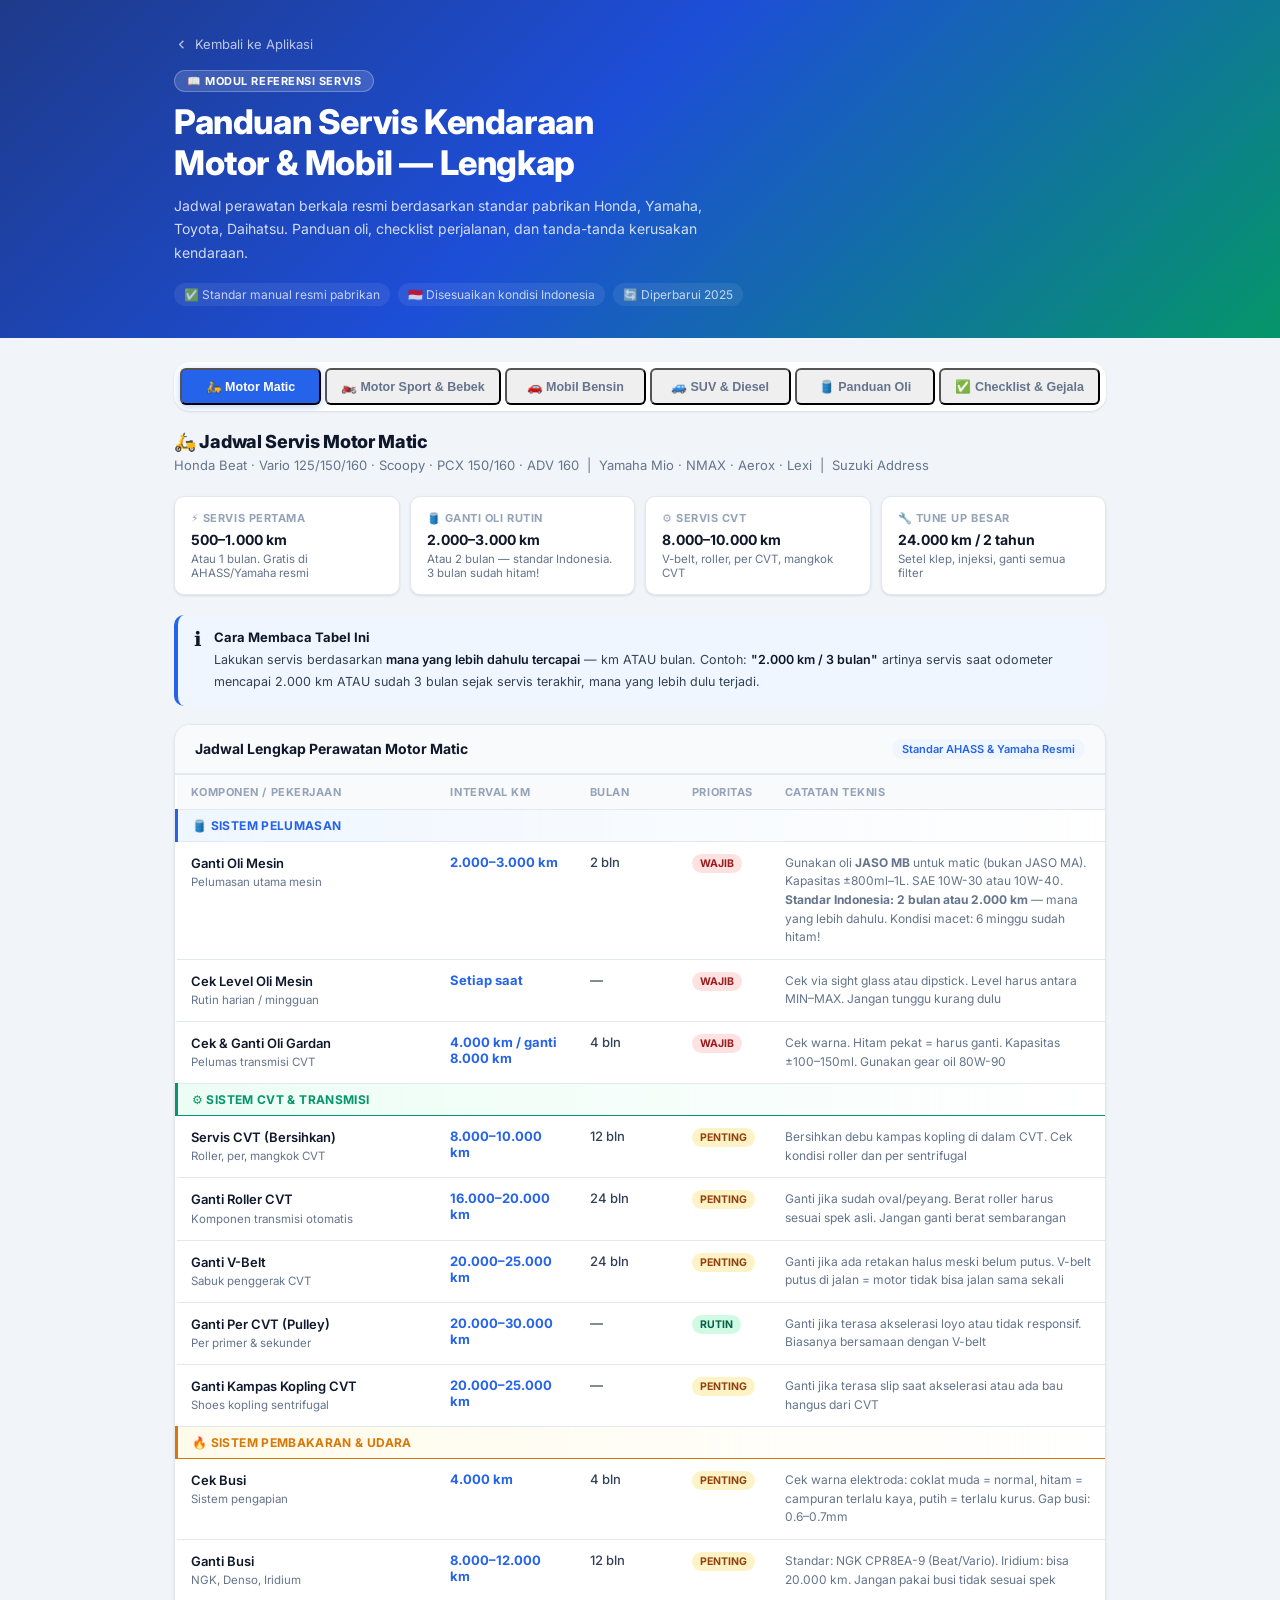
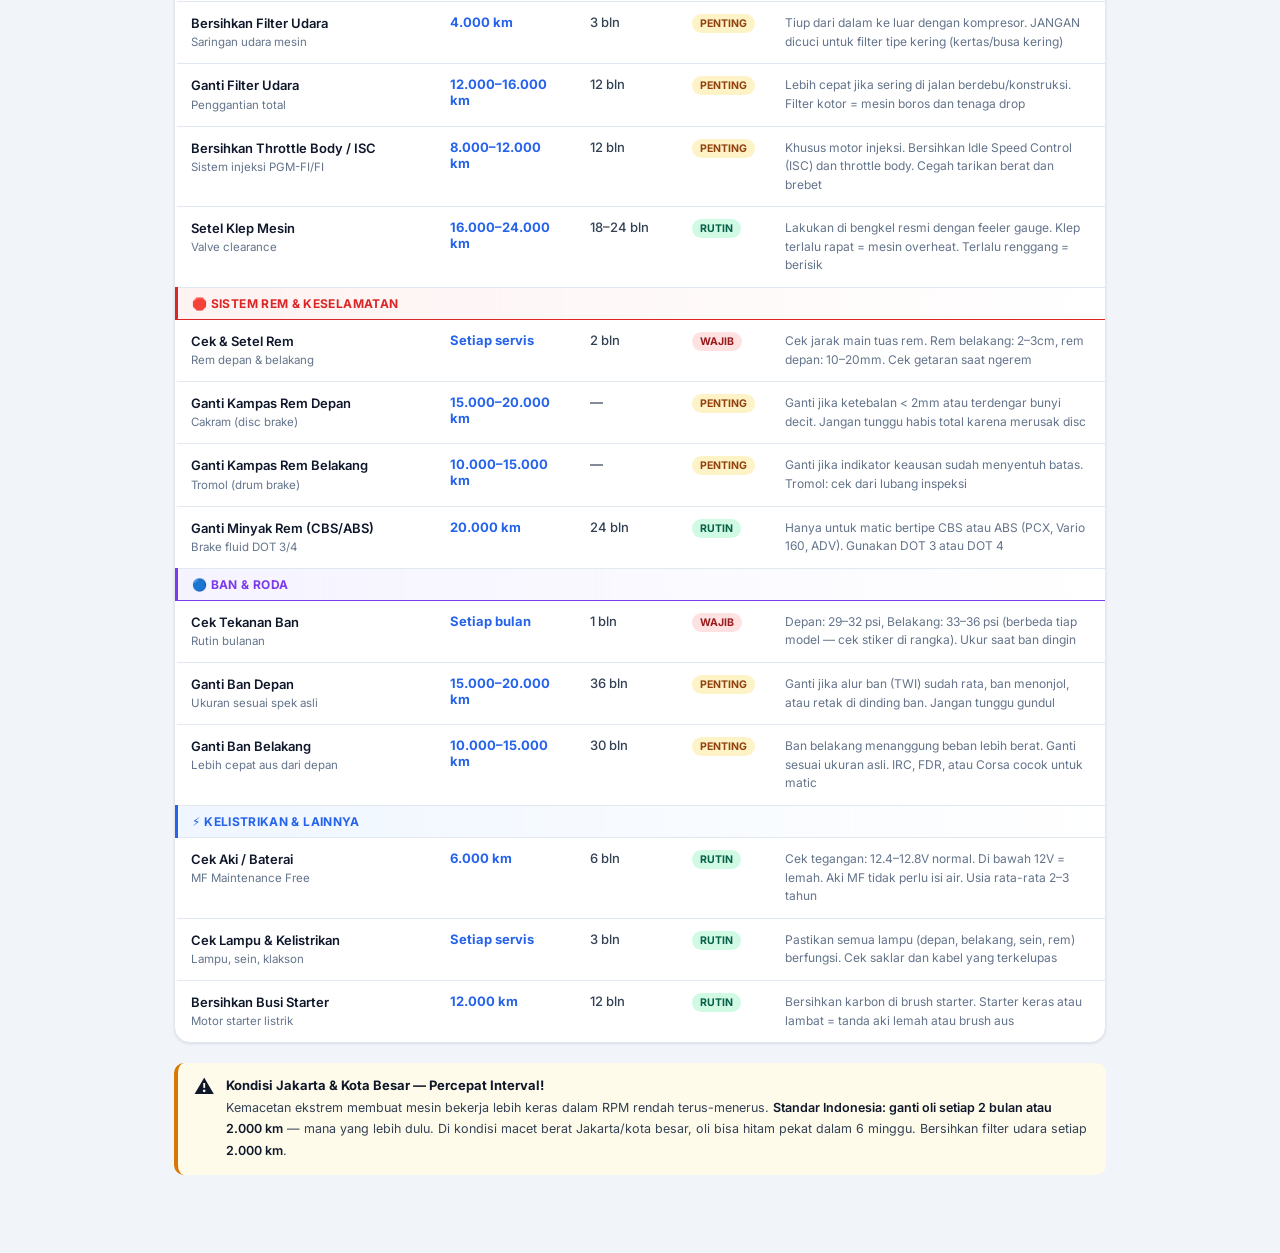
<file: panduan-servis-kendaraan.html>
<!DOCTYPE html>
<html lang="id">
<head>
<meta charset="UTF-8"/>
<meta name="viewport" content="width=device-width,initial-scale=1.0"/>
<title>Panduan Servis Kendaraan Lengkap — Keluarga Imam</title>
<link href="https://fonts.googleapis.com/css2?family=Inter:wght@400;500;600;700;800&display=swap" rel="stylesheet"/>
<style>
:root{
  --blue:#2563EB;--blue-d:#1D4ED8;--blue-l:#EFF6FF;--blue-m:#BFDBFE;
  --teal:#059669;--teal-l:#ECFDF5;--teal-m:#6EE7B7;
  --amber:#D97706;--amber-l:#FFFBEB;
  --red:#DC2626;--red-l:#FEF2F2;
  --purple:#7C3AED;--purple-l:#F5F3FF;
  --orange:#EA580C;--orange-l:#FFF7ED;
  --gray:#64748B;--gray-l:#F8FAFC;
  --bg:#F1F5F9;--surface:#FFFFFF;
  --border:#E2E8F0;--border-dark:#CBD5E1;
  --text-1:#0F172A;--text-2:#334155;--text-3:#64748B;--text-4:#94A3B8;
  --r:10px;--r-sm:6px;--r-lg:16px;
  --shadow:0 1px 3px rgba(0,0,0,.07),0 1px 2px rgba(0,0,0,.04);
  --shadow-md:0 4px 12px rgba(0,0,0,.08);
}
*,*::before,*::after{box-sizing:border-box;margin:0;padding:0}
html{font-size:15px;-webkit-font-smoothing:antialiased;scroll-behavior:smooth}
body{font-family:'Inter',system-ui,sans-serif;background:var(--bg);color:var(--text-1)}
a{color:inherit;text-decoration:none}

/* ── HERO ── */
.hero{background:linear-gradient(135deg,#1e3a8a 0%,#1D4ED8 45%,#059669 100%);padding:36px 0 32px}
.hero-inner{max-width:980px;margin:0 auto;padding:0 24px;color:white}
.hero-back{display:inline-flex;align-items:center;gap:6px;font-size:13px;color:rgba(255,255,255,.7);margin-bottom:18px;transition:color .15s}
.hero-back:hover{color:white}
.hero-eyebrow{display:flex;align-items:center;gap:8px;margin-bottom:10px}
.hero-tag{background:rgba(255,255,255,.15);border:1px solid rgba(255,255,255,.25);border-radius:20px;padding:3px 12px;font-size:11px;font-weight:700;letter-spacing:.05em;text-transform:uppercase;backdrop-filter:blur(4px)}
.hero h1{font-size:clamp(22px,3vw,34px);font-weight:800;line-height:1.2;letter-spacing:-.4px;margin-bottom:10px}
.hero-desc{font-size:14px;opacity:.8;max-width:540px;line-height:1.7;margin-bottom:18px}
.hero-pills{display:flex;flex-wrap:wrap;gap:8px}
.hero-pill{display:flex;align-items:center;gap:5px;font-size:12px;opacity:.75;background:rgba(255,255,255,.1);padding:4px 10px;border-radius:20px}

/* ── LAYOUT ── */
.wrap{max-width:980px;margin:0 auto;padding:0 24px 60px}

/* ── TAB NAV ── */
.tab-nav{display:flex;background:var(--surface);border-radius:var(--r-lg);padding:6px;gap:4px;margin:24px 0 20px;box-shadow:var(--shadow);overflow-x:auto;scrollbar-width:none}
.tab-nav::-webkit-scrollbar{display:none}
.tab-btn{flex:1;min-width:fit-content;padding:9px 14px;font-size:12.5px;font-weight:600;color:var(--text-3);border-radius:var(--r-sm);transition:all .15s;white-space:nowrap;text-align:center}
.tab-btn:hover{color:var(--text-1);background:var(--bg)}
.tab-btn.active{background:var(--blue);color:white;box-shadow:0 2px 8px rgba(37,99,235,.3)}
.tab-content{display:none}
.tab-content.active{display:block;animation:fadeUp .25s ease}

/* ── SECTION HEADER ── */
.sec-hdr{margin-bottom:20px}
.sec-hdr h2{font-size:18px;font-weight:800;color:var(--text-1);letter-spacing:-.3px;margin-bottom:3px}
.sec-hdr p{font-size:13px;color:var(--text-3);line-height:1.6}

/* ── QUICK INFO STRIP ── */
.quick-strip{display:grid;grid-template-columns:repeat(auto-fill,minmax(180px,1fr));gap:10px;margin-bottom:20px}
.qs-card{background:var(--surface);border:1px solid var(--border);border-radius:var(--r);padding:14px 16px;box-shadow:var(--shadow)}
.qs-label{font-size:11px;font-weight:700;text-transform:uppercase;letter-spacing:.05em;color:var(--text-4);margin-bottom:5px}
.qs-val{font-size:14px;font-weight:700;color:var(--text-1);line-height:1.4}
.qs-note{font-size:11.5px;color:var(--text-3);margin-top:3px}

/* ── INFO BOX ── */
.info-box{border-radius:var(--r);padding:14px 16px;margin-bottom:18px;display:flex;gap:12px;border-left:4px solid}
.ib-blue{background:var(--blue-l);border-color:var(--blue)}
.ib-amber{background:var(--amber-l);border-color:var(--amber)}
.ib-red{background:var(--red-l);border-color:var(--red)}
.ib-teal{background:var(--teal-l);border-color:var(--teal)}
.ib-purple{background:var(--purple-l);border-color:var(--purple)}
.ib-icon{font-size:20px;flex-shrink:0;line-height:1}
.ib-body strong{font-size:13px;font-weight:700;color:var(--text-1);display:block;margin-bottom:4px}
.ib-body p{font-size:12.5px;color:var(--text-2);line-height:1.7}
.ib-body p b{font-weight:600;color:var(--text-1)}

/* ── SERVICE TABLE ── */
.tbl-card{background:var(--surface);border:1px solid var(--border);border-radius:var(--r-lg);overflow:hidden;box-shadow:var(--shadow);margin-bottom:20px}
.tbl-title-bar{padding:14px 20px;border-bottom:2px solid var(--border);display:flex;align-items:center;justify-content:space-between;gap:10px;background:var(--gray-l)}
.tbl-title{font-size:14px;font-weight:700;color:var(--text-1)}
.tbl-badge{font-size:11px;font-weight:600;padding:3px 10px;border-radius:20px;white-space:nowrap}
.b-blue{background:var(--blue-l);color:var(--blue)}
.b-teal{background:var(--teal-l);color:var(--teal)}
.b-amber{background:var(--amber-l);color:var(--amber)}
.b-red{background:var(--red-l);color:var(--red)}
.b-purple{background:var(--purple-l);color:var(--purple)}
.b-orange{background:var(--orange-l);color:var(--orange)}

/* ── TABLE STYLES ── */
table{width:100%;border-collapse:collapse}
.col-item{width:28%}
.col-km{width:15%}
.col-bln{width:11%}
.col-prio{width:10%}
.col-note{width:36%}
thead tr{background:#F8FAFC}
thead th{padding:10px 14px;font-size:11px;font-weight:700;text-transform:uppercase;letter-spacing:.05em;color:var(--text-4);text-align:left;border-bottom:1px solid var(--border)}
tbody td{padding:12px 14px;border-bottom:1px solid var(--border);vertical-align:top;font-size:13px}
tbody tr:last-child td{border-bottom:none}
tbody tr:hover td{background:#FAFBFD}
.td-name{font-weight:600;color:var(--text-1);line-height:1.4}
.td-name small{font-weight:400;color:var(--text-3);display:block;font-size:11.5px;margin-top:2px}
.td-km{font-weight:700;color:var(--blue);font-size:13px}
.td-bln{color:var(--text-2);font-weight:500}
.td-note-text{color:var(--text-3);font-size:12px;line-height:1.55}

/* PRIORITY PILL */
.prio{font-size:10.5px;font-weight:700;padding:3px 8px;border-radius:20px;white-space:nowrap;display:inline-block}
.p-wajib{background:#FEE2E2;color:#991B1B}
.p-penting{background:#FEF3C7;color:#92400E}
.p-rutin{background:#D1FAE5;color:#065F46}
.p-kritis{background:#1e3a8a;color:white}

/* ── CATEGORY LABEL ── */
.cat-row{background:linear-gradient(90deg,var(--blue-l),transparent);border-left:3px solid var(--blue);padding:8px 14px;font-size:12px;font-weight:700;color:var(--blue);letter-spacing:.03em;text-transform:uppercase}
.cat-row-teal{background:linear-gradient(90deg,var(--teal-l),transparent);border-color:var(--teal);color:var(--teal)}
.cat-row-amber{background:linear-gradient(90deg,var(--amber-l),transparent);border-color:var(--amber);color:var(--amber)}
.cat-row-red{background:linear-gradient(90deg,var(--red-l),transparent);border-color:var(--red);color:var(--red)}
.cat-row-purple{background:linear-gradient(90deg,var(--purple-l),transparent);border-color:var(--purple);color:var(--purple)}

/* ── CHECKLIST ── */
.checklist-grid{display:grid;grid-template-columns:1fr 1fr;gap:10px;margin-bottom:20px}
.cl-card{background:var(--surface);border:1px solid var(--border);border-radius:var(--r-lg);overflow:hidden;box-shadow:var(--shadow)}
.cl-head{padding:12px 16px;border-bottom:1px solid var(--border);background:var(--gray-l)}
.cl-head-title{font-size:13px;font-weight:700;color:var(--text-1)}
.cl-head-sub{font-size:11.5px;color:var(--text-3);margin-top:2px}
.cl-body{padding:0}
.cl-item{display:flex;align-items:flex-start;gap:10px;padding:10px 16px;border-bottom:1px solid var(--border);font-size:12.5px;color:var(--text-2)}
.cl-item:last-child{border-bottom:none}
.cl-check{width:18px;height:18px;border-radius:50%;background:var(--teal-l);color:var(--teal);display:flex;align-items:center;justify-content:center;flex-shrink:0;font-size:10px;font-weight:800;margin-top:1px}
.cl-item b{color:var(--text-1);font-weight:600}

/* ── TANDA KERUSAKAN ── */
.symptom-grid{display:grid;grid-template-columns:repeat(auto-fill,minmax(280px,1fr));gap:12px;margin-bottom:20px}
.sym-card{background:var(--surface);border:1px solid var(--border);border-radius:var(--r);box-shadow:var(--shadow);overflow:hidden}
.sym-head{padding:11px 14px;border-bottom:1px solid var(--border);display:flex;align-items:center;gap:8px}
.sym-icon{font-size:18px}
.sym-title{font-size:13px;font-weight:700;color:var(--text-1)}
.sym-sev{font-size:10px;font-weight:700;padding:2px 8px;border-radius:20px;margin-left:auto}
.sev-kritis{background:var(--red-l);color:var(--red)}
.sev-penting{background:var(--amber-l);color:var(--amber)}
.sev-info{background:var(--blue-l);color:var(--blue)}
.sym-body{padding:10px 14px}
.sym-row{font-size:12px;color:var(--text-2);padding:4px 0;border-bottom:1px dotted var(--border);display:flex;gap:6px;line-height:1.5}
.sym-row:last-child{border-bottom:none}
.sym-row::before{content:"→";color:var(--text-4);flex-shrink:0}

/* ── OLI GUIDE ── */
.oli-explain{background:var(--surface);border:1px solid var(--border);border-radius:var(--r-lg);overflow:hidden;margin-bottom:20px;box-shadow:var(--shadow)}
.oli-explain-head{padding:14px 20px;background:linear-gradient(90deg,#1e3a8a,var(--blue));color:white}
.oli-explain-head h3{font-size:14px;font-weight:700;margin-bottom:2px}
.oli-explain-head p{font-size:12px;opacity:.8}
.oli-code-grid{display:grid;grid-template-columns:repeat(auto-fill,minmax(200px,1fr));gap:0;border-top:1px solid var(--border)}
.oli-code-item{padding:14px 18px;border-right:1px solid var(--border);border-bottom:1px solid var(--border)}
.oli-code-item:nth-child(even){background:#FAFBFD}
.oli-code{font-size:16px;font-weight:800;color:var(--blue);letter-spacing:-.3px;margin-bottom:4px;font-family:monospace}
.oli-code-desc{font-size:12px;color:var(--text-2);line-height:1.55}
.oli-code-ex{font-size:11px;color:var(--text-4);margin-top:3px}

.oli-spec-table{background:var(--surface);border:1px solid var(--border);border-radius:var(--r-lg);overflow:hidden;margin-bottom:20px;box-shadow:var(--shadow)}

/* ── SPACING ── */
.mt-4{margin-top:16px}
.mb-4{margin-bottom:16px}

/* ── ANIMATIONS ── */
@keyframes fadeUp{from{opacity:0;transform:translateY(10px)}to{opacity:1;transform:translateY(0)}}

/* ── RESPONSIVE ── */
@media(max-width:720px){
  .checklist-grid{grid-template-columns:1fr}
  .quick-strip{grid-template-columns:1fr 1fr}
  thead th:nth-child(4),tbody td:nth-child(4){display:none}
  .col-note{width:30%}
  .hero h1{font-size:20px}
  .tab-btn{font-size:11.5px;padding:8px 10px}
}
@media(max-width:480px){
  .wrap{padding:0 12px 40px}
  .hero-inner{padding:0 12px}
  thead th:nth-child(3),tbody td:nth-child(3){display:none}
}
</style>
</head>
<body>

<!-- HERO -->
<div class="hero">
  <div class="hero-inner">
    <a href="index.html" class="hero-back">
      <svg width="15" height="15" viewBox="0 0 24 24" fill="none" stroke="currentColor" stroke-width="2"><polyline points="15 18 9 12 15 6"/></svg>
      Kembali ke Aplikasi
    </a>
    <div class="hero-eyebrow">
      <span class="hero-tag">📖 Modul Referensi Servis</span>
    </div>
    <h1>Panduan Servis Kendaraan<br/>Motor & Mobil — Lengkap</h1>
    <p class="hero-desc">Jadwal perawatan berkala resmi berdasarkan standar pabrikan Honda, Yamaha, Toyota, Daihatsu. Panduan oli, checklist perjalanan, dan tanda-tanda kerusakan kendaraan.</p>
    <div class="hero-pills">
      <span class="hero-pill">✅ Standar manual resmi pabrikan</span>
      <span class="hero-pill">🇮🇩 Disesuaikan kondisi Indonesia</span>
      <span class="hero-pill">🔄 Diperbarui 2025</span>
    </div>
  </div>
</div>

<div class="wrap">

<!-- TAB NAV -->
<div class="tab-nav">
  <button class="tab-btn active" onclick="tab(this,'t1')">🛵 Motor Matic</button>
  <button class="tab-btn" onclick="tab(this,'t2')">🏍️ Motor Sport & Bebek</button>
  <button class="tab-btn" onclick="tab(this,'t3')">🚗 Mobil Bensin</button>
  <button class="tab-btn" onclick="tab(this,'t4')">🚙 SUV & Diesel</button>
  <button class="tab-btn" onclick="tab(this,'t5')">🛢️ Panduan Oli</button>
  <button class="tab-btn" onclick="tab(this,'t6')">✅ Checklist & Gejala</button>
</div>

<!-- ════════════════════════════════════
     TAB 1 — MOTOR MATIC
════════════════════════════════════ -->
<div id="t1" class="tab-content active">

  <div class="sec-hdr">
    <h2>🛵 Jadwal Servis Motor Matic</h2>
    <p>Honda Beat · Vario 125/150/160 · Scoopy · PCX 150/160 · ADV 160 &nbsp;|&nbsp; Yamaha Mio · NMAX · Aerox · Lexi &nbsp;|&nbsp; Suzuki Address</p>
  </div>

  <div class="quick-strip">
    <div class="qs-card">
      <div class="qs-label">⚡ Servis Pertama</div>
      <div class="qs-val">500–1.000 km</div>
      <div class="qs-note">Atau 1 bulan. Gratis di AHASS/Yamaha resmi</div>
    </div>
    <div class="qs-card">
      <div class="qs-label">🛢️ Ganti Oli Rutin</div>
      <div class="qs-val">2.000–3.000 km</div>
      <div class="qs-note">Atau 2 bulan — standar Indonesia. 3 bulan sudah hitam!</div>
    </div>
    <div class="qs-card">
      <div class="qs-label">⚙️ Servis CVT</div>
      <div class="qs-val">8.000–10.000 km</div>
      <div class="qs-note">V-belt, roller, per CVT, mangkok CVT</div>
    </div>
    <div class="qs-card">
      <div class="qs-label">🔧 Tune Up Besar</div>
      <div class="qs-val">24.000 km / 2 tahun</div>
      <div class="qs-note">Setel klep, injeksi, ganti semua filter</div>
    </div>
  </div>

  <div class="info-box ib-blue">
    <div class="ib-icon">ℹ️</div>
    <div class="ib-body">
      <strong>Cara Membaca Tabel Ini</strong>
      <p>Lakukan servis berdasarkan <b>mana yang lebih dahulu tercapai</b> — km ATAU bulan. Contoh: <b>"2.000 km / 3 bulan"</b> artinya servis saat odometer mencapai 2.000 km ATAU sudah 3 bulan sejak servis terakhir, mana yang lebih dulu terjadi.</p>
    </div>
  </div>

  <div class="tbl-card">
    <div class="tbl-title-bar">
      <div class="tbl-title">Jadwal Lengkap Perawatan Motor Matic</div>
      <span class="tbl-badge b-blue">Standar AHASS & Yamaha Resmi</span>
    </div>
    <table>
      <colgroup><col class="col-item"/><col class="col-km"/><col class="col-bln"/><col class="col-prio"/><col class="col-note"/></colgroup>
      <thead><tr><th>Komponen / Pekerjaan</th><th>Interval KM</th><th>Bulan</th><th>Prioritas</th><th>Catatan Teknis</th></tr></thead>
      <tbody>
        <tr><td colspan="5" class="cat-row">🛢️ SISTEM PELUMASAN</td></tr>
        <tr>
          <td><div class="td-name">Ganti Oli Mesin<small>Pelumasan utama mesin</small></div></td>
          <td class="td-km">2.000–3.000 km</td><td class="td-bln">2 bln</td>
          <td><span class="prio p-wajib">WAJIB</span></td>
          <td class="td-note-text">Gunakan oli <b>JASO MB</b> untuk matic (bukan JASO MA). Kapasitas ±800ml–1L. SAE 10W-30 atau 10W-40. <b>Standar Indonesia: 2 bulan atau 2.000 km</b> — mana yang lebih dahulu. Kondisi macet: 6 minggu sudah hitam!</td>
        </tr>
        <tr>
          <td><div class="td-name">Cek Level Oli Mesin<small>Rutin harian / mingguan</small></div></td>
          <td class="td-km">Setiap saat</td><td class="td-bln">—</td>
          <td><span class="prio p-wajib">WAJIB</span></td>
          <td class="td-note-text">Cek via sight glass atau dipstick. Level harus antara MIN–MAX. Jangan tunggu kurang dulu</td>
        </tr>
        <tr>
          <td><div class="td-name">Cek & Ganti Oli Gardan<small>Pelumas transmisi CVT</small></div></td>
          <td class="td-km">4.000 km / ganti 8.000 km</td><td class="td-bln">4 bln</td>
          <td><span class="prio p-wajib">WAJIB</span></td>
          <td class="td-note-text">Cek warna. Hitam pekat = harus ganti. Kapasitas ±100–150ml. Gunakan gear oil 80W-90</td>
        </tr>

        <tr><td colspan="5" class="cat-row cat-row-teal">⚙️ SISTEM CVT & TRANSMISI</td></tr>
        <tr>
          <td><div class="td-name">Servis CVT (Bersihkan)<small>Roller, per, mangkok CVT</small></div></td>
          <td class="td-km">8.000–10.000 km</td><td class="td-bln">12 bln</td>
          <td><span class="prio p-penting">PENTING</span></td>
          <td class="td-note-text">Bersihkan debu kampas kopling di dalam CVT. Cek kondisi roller dan per sentrifugal</td>
        </tr>
        <tr>
          <td><div class="td-name">Ganti Roller CVT<small>Komponen transmisi otomatis</small></div></td>
          <td class="td-km">16.000–20.000 km</td><td class="td-bln">24 bln</td>
          <td><span class="prio p-penting">PENTING</span></td>
          <td class="td-note-text">Ganti jika sudah oval/peyang. Berat roller harus sesuai spek asli. Jangan ganti berat sembarangan</td>
        </tr>
        <tr>
          <td><div class="td-name">Ganti V-Belt<small>Sabuk penggerak CVT</small></div></td>
          <td class="td-km">20.000–25.000 km</td><td class="td-bln">24 bln</td>
          <td><span class="prio p-penting">PENTING</span></td>
          <td class="td-note-text">Ganti jika ada retakan halus meski belum putus. V-belt putus di jalan = motor tidak bisa jalan sama sekali</td>
        </tr>
        <tr>
          <td><div class="td-name">Ganti Per CVT (Pulley)<small>Per primer & sekunder</small></div></td>
          <td class="td-km">20.000–30.000 km</td><td class="td-bln">—</td>
          <td><span class="prio p-rutin">RUTIN</span></td>
          <td class="td-note-text">Ganti jika terasa akselerasi loyo atau tidak responsif. Biasanya bersamaan dengan V-belt</td>
        </tr>
        <tr>
          <td><div class="td-name">Ganti Kampas Kopling CVT<small>Shoes kopling sentrifugal</small></div></td>
          <td class="td-km">20.000–25.000 km</td><td class="td-bln">—</td>
          <td><span class="prio p-penting">PENTING</span></td>
          <td class="td-note-text">Ganti jika terasa slip saat akselerasi atau ada bau hangus dari CVT</td>
        </tr>

        <tr><td colspan="5" class="cat-row cat-row-amber">🔥 SISTEM PEMBAKARAN & UDARA</td></tr>
        <tr>
          <td><div class="td-name">Cek Busi<small>Sistem pengapian</small></div></td>
          <td class="td-km">4.000 km</td><td class="td-bln">4 bln</td>
          <td><span class="prio p-penting">PENTING</span></td>
          <td class="td-note-text">Cek warna elektroda: coklat muda = normal, hitam = campuran terlalu kaya, putih = terlalu kurus. Gap busi: 0.6–0.7mm</td>
        </tr>
        <tr>
          <td><div class="td-name">Ganti Busi<small>NGK, Denso, Iridium</small></div></td>
          <td class="td-km">8.000–12.000 km</td><td class="td-bln">12 bln</td>
          <td><span class="prio p-penting">PENTING</span></td>
          <td class="td-note-text">Standar: NGK CPR8EA-9 (Beat/Vario). Iridium: bisa 20.000 km. Jangan pakai busi tidak sesuai spek</td>
        </tr>
        <tr>
          <td><div class="td-name">Bersihkan Filter Udara<small>Saringan udara mesin</small></div></td>
          <td class="td-km">4.000 km</td><td class="td-bln">3 bln</td>
          <td><span class="prio p-penting">PENTING</span></td>
          <td class="td-note-text">Tiup dari dalam ke luar dengan kompresor. JANGAN dicuci untuk filter tipe kering (kertas/busa kering)</td>
        </tr>
        <tr>
          <td><div class="td-name">Ganti Filter Udara<small>Penggantian total</small></div></td>
          <td class="td-km">12.000–16.000 km</td><td class="td-bln">12 bln</td>
          <td><span class="prio p-penting">PENTING</span></td>
          <td class="td-note-text">Lebih cepat jika sering di jalan berdebu/konstruksi. Filter kotor = mesin boros dan tenaga drop</td>
        </tr>
        <tr>
          <td><div class="td-name">Bersihkan Throttle Body / ISC<small>Sistem injeksi PGM-FI/FI</small></div></td>
          <td class="td-km">8.000–12.000 km</td><td class="td-bln">12 bln</td>
          <td><span class="prio p-penting">PENTING</span></td>
          <td class="td-note-text">Khusus motor injeksi. Bersihkan Idle Speed Control (ISC) dan throttle body. Cegah tarikan berat dan brebet</td>
        </tr>
        <tr>
          <td><div class="td-name">Setel Klep Mesin<small>Valve clearance</small></div></td>
          <td class="td-km">16.000–24.000 km</td><td class="td-bln">18–24 bln</td>
          <td><span class="prio p-rutin">RUTIN</span></td>
          <td class="td-note-text">Lakukan di bengkel resmi dengan feeler gauge. Klep terlalu rapat = mesin overheat. Terlalu renggang = berisik</td>
        </tr>

        <tr><td colspan="5" class="cat-row cat-row-red">🛑 SISTEM REM & KESELAMATAN</td></tr>
        <tr>
          <td><div class="td-name">Cek & Setel Rem<small>Rem depan & belakang</small></div></td>
          <td class="td-km">Setiap servis</td><td class="td-bln">2 bln</td>
          <td><span class="prio p-wajib">WAJIB</span></td>
          <td class="td-note-text">Cek jarak main tuas rem. Rem belakang: 2–3cm, rem depan: 10–20mm. Cek getaran saat ngerem</td>
        </tr>
        <tr>
          <td><div class="td-name">Ganti Kampas Rem Depan<small>Cakram (disc brake)</small></div></td>
          <td class="td-km">15.000–20.000 km</td><td class="td-bln">—</td>
          <td><span class="prio p-penting">PENTING</span></td>
          <td class="td-note-text">Ganti jika ketebalan < 2mm atau terdengar bunyi decit. Jangan tunggu habis total karena merusak disc</td>
        </tr>
        <tr>
          <td><div class="td-name">Ganti Kampas Rem Belakang<small>Tromol (drum brake)</small></div></td>
          <td class="td-km">10.000–15.000 km</td><td class="td-bln">—</td>
          <td><span class="prio p-penting">PENTING</span></td>
          <td class="td-note-text">Ganti jika indikator keausan sudah menyentuh batas. Tromol: cek dari lubang inspeksi</td>
        </tr>
        <tr>
          <td><div class="td-name">Ganti Minyak Rem (CBS/ABS)<small>Brake fluid DOT 3/4</small></div></td>
          <td class="td-km">20.000 km</td><td class="td-bln">24 bln</td>
          <td><span class="prio p-rutin">RUTIN</span></td>
          <td class="td-note-text">Hanya untuk matic bertipe CBS atau ABS (PCX, Vario 160, ADV). Gunakan DOT 3 atau DOT 4</td>
        </tr>

        <tr><td colspan="5" class="cat-row cat-row-purple">🔵 BAN & RODA</td></tr>
        <tr>
          <td><div class="td-name">Cek Tekanan Ban<small>Rutin bulanan</small></div></td>
          <td class="td-km">Setiap bulan</td><td class="td-bln">1 bln</td>
          <td><span class="prio p-wajib">WAJIB</span></td>
          <td class="td-note-text">Depan: 29–32 psi, Belakang: 33–36 psi (berbeda tiap model — cek stiker di rangka). Ukur saat ban dingin</td>
        </tr>
        <tr>
          <td><div class="td-name">Ganti Ban Depan<small>Ukuran sesuai spek asli</small></div></td>
          <td class="td-km">15.000–20.000 km</td><td class="td-bln">36 bln</td>
          <td><span class="prio p-penting">PENTING</span></td>
          <td class="td-note-text">Ganti jika alur ban (TWI) sudah rata, ban menonjol, atau retak di dinding ban. Jangan tunggu gundul</td>
        </tr>
        <tr>
          <td><div class="td-name">Ganti Ban Belakang<small>Lebih cepat aus dari depan</small></div></td>
          <td class="td-km">10.000–15.000 km</td><td class="td-bln">30 bln</td>
          <td><span class="prio p-penting">PENTING</span></td>
          <td class="td-note-text">Ban belakang menanggung beban lebih berat. Ganti sesuai ukuran asli. IRC, FDR, atau Corsa cocok untuk matic</td>
        </tr>

        <tr><td colspan="5" class="cat-row">⚡ KELISTRIKAN & LAINNYA</td></tr>
        <tr>
          <td><div class="td-name">Cek Aki / Baterai<small>MF Maintenance Free</small></div></td>
          <td class="td-km">6.000 km</td><td class="td-bln">6 bln</td>
          <td><span class="prio p-rutin">RUTIN</span></td>
          <td class="td-note-text">Cek tegangan: 12.4–12.8V normal. Di bawah 12V = lemah. Aki MF tidak perlu isi air. Usia rata-rata 2–3 tahun</td>
        </tr>
        <tr>
          <td><div class="td-name">Cek Lampu & Kelistrikan<small>Lampu, sein, klakson</small></div></td>
          <td class="td-km">Setiap servis</td><td class="td-bln">3 bln</td>
          <td><span class="prio p-rutin">RUTIN</span></td>
          <td class="td-note-text">Pastikan semua lampu (depan, belakang, sein, rem) berfungsi. Cek saklar dan kabel yang terkelupas</td>
        </tr>
        <tr>
          <td><div class="td-name">Bersihkan Busi Starter<small>Motor starter listrik</small></div></td>
          <td class="td-km">12.000 km</td><td class="td-bln">12 bln</td>
          <td><span class="prio p-rutin">RUTIN</span></td>
          <td class="td-note-text">Bersihkan karbon di brush starter. Starter keras atau lambat = tanda aki lemah atau brush aus</td>
        </tr>
      </tbody>
    </table>
  </div>

  <div class="info-box ib-amber">
    <div class="ib-icon">⚠️</div>
    <div class="ib-body">
      <strong>Kondisi Jakarta & Kota Besar — Percepat Interval!</strong>
      <p>Kemacetan ekstrem membuat mesin bekerja lebih keras dalam RPM rendah terus-menerus. <b>Standar Indonesia: ganti oli setiap 2 bulan atau 2.000 km</b> — mana yang lebih dulu. Di kondisi macet berat Jakarta/kota besar, oli bisa hitam pekat dalam 6 minggu. Bersihkan filter udara setiap <b>2.000 km</b>.</p>
    </div>
  </div>
</div>

<!-- ════════════════════════════════════
     TAB 2 — MOTOR SPORT & BEBEK
════════════════════════════════════ -->
<div id="t2" class="tab-content">
  <div class="sec-hdr">
    <h2>🏍️ Jadwal Servis Motor Sport & Bebek</h2>
    <p>Honda CB150R · CBR150/250 · Supra GTR · Revo &nbsp;|&nbsp; Yamaha R15 · MT-15 · MX King · Jupiter Z · V-ixion &nbsp;|&nbsp; Suzuki GSX-R · Satria FU &nbsp;|&nbsp; Kawasaki KLX · Ninja</p>
  </div>

  <div class="quick-strip">
    <div class="qs-card">
      <div class="qs-label">🛢️ Oli Sport</div>
      <div class="qs-val">2.000–4.000 km</div>
      <div class="qs-note">JASO MA2 untuk kopling basah. BUKAN JASO MB!</div>
    </div>
    <div class="qs-card">
      <div class="qs-label">⛓️ Pelumas Rantai</div>
      <div class="qs-val">Setiap 500–800 km</div>
      <div class="qs-note">Chain lube spray atau chain wax</div>
    </div>
    <div class="qs-card">
      <div class="qs-label">⛓️ Ganti Rantai+Sprocket</div>
      <div class="qs-val">15.000–25.000 km</div>
      <div class="qs-note">Ganti sepaket 3 komponen sekaligus</div>
    </div>
    <div class="qs-card">
      <div class="qs-label">🔧 Setel Klep</div>
      <div class="qs-val">8.000–12.000 km</div>
      <div class="qs-note">Lebih sering karena RPM tinggi</div>
    </div>
  </div>

  <div class="info-box ib-red">
    <div class="ib-icon">🚨</div>
    <div class="ib-body">
      <strong>PERHATIAN: Jangan Pakai Oli Matic untuk Motor Sport!</strong>
      <p>Oli JASO MB (untuk matic) mengandung aditif yang melemahkan kopling. Motor sport/bebek menggunakan kopling basah yang WAJIB memakai oli <b>JASO MA atau JASO MA2</b>. Salah oli = kopling selip dan cepat rusak!</p>
    </div>
  </div>

  <div class="tbl-card">
    <div class="tbl-title-bar">
      <div class="tbl-title">Jadwal Lengkap Motor Sport & Bebek</div>
      <span class="tbl-badge b-purple">Termasuk Motor Kopling Basah</span>
    </div>
    <table>
      <colgroup><col class="col-item"/><col class="col-km"/><col class="col-bln"/><col class="col-prio"/><col class="col-note"/></colgroup>
      <thead><tr><th>Komponen / Pekerjaan</th><th>Interval KM</th><th>Bulan</th><th>Prioritas</th><th>Catatan Teknis</th></tr></thead>
      <tbody>
        <tr><td colspan="5" class="cat-row">🛢️ SISTEM PELUMASAN</td></tr>
        <tr><td><div class="td-name">Ganti Oli Mesin<small>Kopling basah</small></div></td><td class="td-km">2.000–4.000 km</td><td class="td-bln">2 bln</td><td><span class="prio p-wajib">WAJIB</span></td><td class="td-note-text">JASO MA2 wajib. Kapasitas 800ml–1.3L. Oli melumasi mesin DAN kopling sekaligus. SAE 10W-40 atau 15W-50 untuk sport performa. Standar 2 bulan untuk kondisi Indonesia</td></tr>
        <tr><td><div class="td-name">Cek Level Oli Mesin<small>Dipstick / sight glass</small></div></td><td class="td-km">Setiap saat</td><td class="td-bln">—</td><td><span class="prio p-wajib">WAJIB</span></td><td class="td-note-text">Motor sport konsumsi oli lebih cepat karena RPM tinggi. Cek sebelum setiap perjalanan jauh</td></tr>
        <tr><td><div class="td-name">Ganti Oli Kopling (jika terpisah)<small>Beberapa model sport</small></div></td><td class="td-km">10.000–15.000 km</td><td class="td-bln">12 bln</td><td><span class="prio p-penting">PENTING</span></td><td class="td-note-text">Hanya untuk motor dengan oli kopling terpisah dari oli mesin (jarang di motor Indonesia)</td></tr>

        <tr><td colspan="5" class="cat-row cat-row-teal">⛓️ RANTAI & TRANSMISI</td></tr>
        <tr><td><div class="td-name">Pelumas Rantai<small>Chain lubrication</small></div></td><td class="td-km">500–800 km</td><td class="td-bln">1 bln</td><td><span class="prio p-wajib">WAJIB</span></td><td class="td-note-text">Bersihkan dulu dengan chain cleaner, baru semprot chain lube. Jangan pakai oli bekas — kotoran menumpuk</td></tr>
        <tr><td><div class="td-name">Setel & Cek Kekencangan Rantai<small>Chain tension</small></div></td><td class="td-km">Setiap servis</td><td class="td-bln">1 bln</td><td><span class="prio p-wajib">WAJIB</span></td><td class="td-note-text">Kekencangan ideal: 20–30mm. Rantai kendur = bahaya copot. Terlalu kencang = bearing roda cepat rusak</td></tr>
        <tr><td><div class="td-name">Ganti Rantai + Sprocket (Sepaket)<small>Rantai, gear depan & belakang</small></div></td><td class="td-km">15.000–25.000 km</td><td class="td-bln">—</td><td><span class="prio p-penting">PENTING</span></td><td class="td-note-text">WAJIB ganti sepaket 3 komponen sekaligus. Rantai baru + sprocket lama = rantai cepat aus lagi. Gunakan RK, DID, atau EK</td></tr>

        <tr><td colspan="5" class="cat-row cat-row-amber">🔥 PEMBAKARAN & UDARA</td></tr>
        <tr><td><div class="td-name">Cek Busi<small>Gap & kondisi elektroda</small></div></td><td class="td-km">4.000 km</td><td class="td-bln">4 bln</td><td><span class="prio p-penting">PENTING</span></td><td class="td-note-text">Gap busi motor sport: 0.6–0.8mm. Motor sport sering pakai busi iridium atau platinum. Busi aus = tenaga drop, susah start</td></tr>
        <tr><td><div class="td-name">Ganti Busi<small>Standar/Iridium</small></div></td><td class="td-km">8.000–20.000 km</td><td class="td-bln">12 bln</td><td><span class="prio p-penting">PENTING</span></td><td class="td-note-text">Standar: 8.000–10.000 km. Iridium: 20.000 km. NGK Iridium IX atau Denso Iridium Power direkomendasikan</td></tr>
        <tr><td><div class="td-name">Bersihkan & Ganti Filter Udara</div></td><td class="td-km">Bersihkan 4.000 / Ganti 12.000</td><td class="td-bln">2 bln</td><td><span class="prio p-penting">PENTING</span></td><td class="td-note-text">Filter racing (K&N) bisa dicuci. Filter standar ganti tiap 12.000 km. Filter kotor = pembakaran tidak sempurna</td></tr>
        <tr><td><div class="td-name">Setel Klep Mesin<small>Intake & exhaust valve</small></div></td><td class="td-km">8.000–12.000 km</td><td class="td-bln">12 bln</td><td><span class="prio p-penting">PENTING</span></td><td class="td-note-text">Motor sport RPM tinggi = klep aus lebih cepat. Lakukan di bengkel resmi. Klep bocor = kompresi hilang, mesin tidak bertenaga</td></tr>
        <tr><td><div class="td-name">Bersihkan Karburator / Throttle Body<small>Sistem bahan bakar</small></div></td><td class="td-km">8.000–12.000 km</td><td class="td-bln">12 bln</td><td><span class="prio p-penting">PENTING</span></td><td class="td-note-text">Karburator: bersihkan pilot jet, main jet, jarum skep. Injeksi: bersihkan throttle body dan ISC</td></tr>

        <tr><td colspan="5" class="cat-row cat-row-red">🛑 REM & KESELAMATAN</td></tr>
        <tr><td><div class="td-name">Cek Rem Depan & Belakang</div></td><td class="td-km">Setiap servis</td><td class="td-bln">2 bln</td><td><span class="prio p-wajib">WAJIB</span></td><td class="td-note-text">Cek kampas, minyak rem (DOT 4 untuk sport), kebocoran selang rem. Test di tempat aman setelah servis</td></tr>
        <tr><td><div class="td-name">Ganti Minyak Rem<small>Brake fluid DOT 4</small></div></td><td class="td-km">20.000 km</td><td class="td-bln">24 bln</td><td><span class="prio p-rutin">RUTIN</span></td><td class="td-note-text">Motor sport WAJIB DOT 4 (bukan DOT 3). Minyak rem menyerap air dari udara → titik didih turun → rem blong di jalan turun</td></tr>
        <tr><td><div class="td-name">Ganti Kampas Rem<small>Depan & belakang</small></div></td><td class="td-km">15.000–25.000 km</td><td class="td-bln">—</td><td><span class="prio p-penting">PENTING</span></td><td class="td-note-text">Lebih cepat untuk motor sport yang sering di RPM tinggi. Ganti dengan merek OEM atau Ferodo, EBC</td></tr>

        <tr><td colspan="5" class="cat-row cat-row-purple">🔵 SUSPENSI & LAINNYA</td></tr>
        <tr><td><div class="td-name">Cek Suspensi Depan (Fork)<small>Telescopic front fork</small></div></td><td class="td-km">Setiap servis</td><td class="td-bln">6 bln</td><td><span class="prio p-rutin">RUTIN</span></td><td class="td-note-text">Cek kebocoran seal fork. Oli fork bocor = suspensi tidak berfungsi = handling berbahaya di tikungan</td></tr>
        <tr><td><div class="td-name">Ganti Oli Fork<small>Fork oil</small></div></td><td class="td-km">20.000–30.000 km</td><td class="td-bln">24 bln</td><td><span class="prio p-rutin">RUTIN</span></td><td class="td-note-text">Gunakan oli fork sesuai SAE yang direkomendasikan (biasanya SAE 10 atau 15). Kental/encer berpengaruh pada handling</td></tr>
        <tr><td><div class="td-name">Cek Kopling<small>Cable & plates</small></div></td><td class="td-km">Setiap servis</td><td class="td-bln">3 bln</td><td><span class="prio p-rutin">RUTIN</span></td><td class="td-note-text">Setel jarak main tuas kopling: 10–20mm. Lumasi kabel kopling. Kopling selip = kampas aus, ganti</td></tr>
        <tr><td><div class="td-name">Ganti Kampas Kopling<small>Clutch plates</small></div></td><td class="td-km">20.000–30.000 km</td><td class="td-bln">—</td><td><span class="prio p-rutin">RUTIN</span></td><td class="td-note-text">Ganti jika kopling selip saat akselerasi atau perpindahan gigi tidak smooth. Ganti sepaket semua kampas</td></tr>
      </tbody>
    </table>
  </div>
</div>

<!-- ════════════════════════════════════
     TAB 3 — MOBIL BENSIN
════════════════════════════════════ -->
<div id="t3" class="tab-content">
  <div class="sec-hdr">
    <h2>🚗 Jadwal Servis Mobil City Car & MPV</h2>
    <p>Honda Brio · Jazz · Mobilio · BR-V · HR-V &nbsp;|&nbsp; Toyota Agya · Avanza · Veloz · Innova · Rush &nbsp;|&nbsp; Daihatsu Ayla · Sigra · Xenia &nbsp;|&nbsp; Suzuki Ertiga · Mitsubishi Xpander</p>
  </div>

  <div class="info-box ib-teal">
    <div class="ib-icon">✅</div>
    <div class="ib-body">
      <strong>Sumber: Buku Manual Resmi Honda Indonesia & Toyota Auto2000</strong>
      <p>Jadwal ini mengacu pada buku service manual resmi. Untuk kondisi berat (macet > 50% perjalanan, jalan berbatu, angkutan barang) — <b>percepat interval 20–30%</b>.</p>
    </div>
  </div>

  <div class="quick-strip">
    <div class="qs-card"><div class="qs-label">🛢️ Ganti Oli Mesin</div><div class="qs-val">5.000–10.000 km</div><div class="qs-note">5.000km / 4 bln jika macet. 10.000km / 6 bln highway</div></div>
    <div class="qs-card"><div class="qs-label">🔧 Servis Ringan</div><div class="qs-val">10.000 km / 6 bulan</div><div class="qs-note">Oli + filter oli + cek semua cairan</div></div>
    <div class="qs-card"><div class="qs-label">⚙️ Servis Besar</div><div class="qs-val">40.000 km / 2 tahun</div><div class="qs-note">Semua sistem diperiksa menyeluruh</div></div>
    <div class="qs-card"><div class="qs-label">⚠️ Timing Belt</div><div class="qs-val">60.000–80.000 km</div><div class="qs-note">KRITIS — putus = mesin rusak total!</div></div>
  </div>

  <div class="tbl-card">
    <div class="tbl-title-bar">
      <div class="tbl-title">Jadwal Lengkap Servis Mobil Bensin</div>
      <span class="tbl-badge b-teal">Honda, Toyota, Daihatsu Resmi</span>
    </div>
    <table>
      <colgroup><col class="col-item"/><col class="col-km"/><col class="col-bln"/><col class="col-prio"/><col class="col-note"/></colgroup>
      <thead><tr><th>Komponen / Pekerjaan</th><th>Interval KM</th><th>Bulan</th><th>Prioritas</th><th>Catatan Teknis</th></tr></thead>
      <tbody>
        <tr><td colspan="5" class="cat-row">🛢️ SISTEM PELUMASAN</td></tr>
        <tr><td><div class="td-name">Ganti Oli Mesin + Filter Oli<small>Engine oil & oil filter</small></div></td><td class="td-km">5.000–10.000 km</td><td class="td-bln">4–6 bln</td><td><span class="prio p-wajib">WAJIB</span></td><td class="td-note-text">5.000km / 4 bulan untuk kondisi macet kota. 10.000km / 6 bulan untuk highway. SAE 0W-20 atau 5W-30 (mobil baru). 10W-30 untuk mobil tua. API SP terbaru</td></tr>
        <tr><td><div class="td-name">Cek Level Oli Mesin<small>Dipstick check</small></div></td><td class="td-km">Setiap minggu</td><td class="td-bln">—</td><td><span class="prio p-wajib">WAJIB</span></td><td class="td-note-text">Cek saat mesin dingin, mobil di permukaan rata. Level harus di antara garis MIN dan MAX di dipstick</td></tr>
        <tr><td><div class="td-name">Ganti Oli Transmisi CVT<small>CVT Fluid — sangat kritis</small></div></td><td class="td-km">40.000 km</td><td class="td-bln">24 bln</td><td><span class="prio p-kritis">KRITIS</span></td><td class="td-note-text">JANGAN pakai ATF biasa! CVT rusak = ganti transmisi Rp 15–40 juta. Toyota CVT Fluid / Honda HCF-2. Jangan lewat jadwal!</td></tr>
        <tr><td><div class="td-name">Ganti Oli Transmisi AT<small>Automatic Transmission Fluid</small></div></td><td class="td-km">30.000–40.000 km</td><td class="td-bln">24 bln</td><td><span class="prio p-penting">PENTING</span></td><td class="td-note-text">ATF Dexron VI (Toyota) atau Honda DW-1. Penggantian rutin cegah perpindahan gigi kasar dan slip transmisi</td></tr>
        <tr><td><div class="td-name">Ganti Oli Transmisi Manual<small>Manual Transmission Fluid</small></div></td><td class="td-km">40.000 km</td><td class="td-bln">24 bln</td><td><span class="prio p-rutin">RUTIN</span></td><td class="td-note-text">MTF 75W-90 atau GL-4. Gigi terasa keras saat pindah = tanda oli sudah rusak</td></tr>
        <tr><td><div class="td-name">Ganti Oli Power Steering<small>Hanya untuk PS hidrolik</small></div></td><td class="td-km">40.000 km</td><td class="td-bln">24 bln</td><td><span class="prio p-rutin">RUTIN</span></td><td class="td-note-text">EPS (Electric Power Steering) tidak perlu oli. PS hidrolik: cek level tiap 6 bulan. Pakai PSF atau Dexron III</td></tr>

        <tr><td colspan="5" class="cat-row cat-row-teal">🌡️ SISTEM PENDINGIN</td></tr>
        <tr><td><div class="td-name">Cek Level Coolant / Air Radiator<small>Engine coolant check</small></div></td><td class="td-km">Setiap servis</td><td class="td-bln">3 bln</td><td><span class="prio p-wajib">WAJIB</span></td><td class="td-note-text">Cek di tabung reservoir (BUKAN tutup radiator). Level harus antara LOW–FULL. JANGAN buka tutup radiator saat mesin panas!</td></tr>
        <tr><td><div class="td-name">Ganti Coolant<small>Kuras & isi ulang</small></div></td><td class="td-km">40.000 km</td><td class="td-bln">24 bln</td><td><span class="prio p-penting">PENTING</span></td><td class="td-note-text">Kuras total lalu isi dengan coolant baru. Gunakan coolant sesuai warna yang sudah ada. JANGAN campur warna berbeda</td></tr>
        <tr><td><div class="td-name">Cek Selang & Klem Radiator<small>Rubber hoses</small></div></td><td class="td-km">20.000 km</td><td class="td-bln">12 bln</td><td><span class="prio p-rutin">RUTIN</span></td><td class="td-note-text">Remas selang saat dingin. Jika keras/retak = ganti segera. Selang bocor = mesin overheat dalam menit</td></tr>

        <tr><td colspan="5" class="cat-row cat-row-amber">🔥 SISTEM PEMBAKARAN</td></tr>
        <tr><td><div class="td-name">Ganti Busi Standar<small>Copper/nickel spark plug</small></div></td><td class="td-km">20.000 km</td><td class="td-bln">12 bln</td><td><span class="prio p-penting">PENTING</span></td><td class="td-note-text">Busi aus = susah start, mesin brebet, boros BBM. Ganti satu set semua busi bersamaan</td></tr>
        <tr><td><div class="td-name">Ganti Busi Iridium / Platinum<small>Premium spark plug</small></div></td><td class="td-km">60.000–100.000 km</td><td class="td-bln">—</td><td><span class="prio p-rutin">RUTIN</span></td><td class="td-note-text">Busi iridium lebih awet tapi tetap perlu dicek setiap 20.000 km. NGK Iridium IX atau Denso Iridium</td></tr>
        <tr><td><div class="td-name">Bersihkan Filter Udara<small>Air filter cleaning</small></div></td><td class="td-km">10.000 km</td><td class="td-bln">6 bln</td><td><span class="prio p-penting">PENTING</span></td><td class="td-note-text">Tiup dari dalam ke luar. Lebih sering jika sering di jalan tanah/berdebu (proyek, dll)</td></tr>
        <tr><td><div class="td-name">Ganti Filter Udara<small>Air filter replacement</small></div></td><td class="td-km">30.000 km</td><td class="td-bln">18 bln</td><td><span class="prio p-penting">PENTING</span></td><td class="td-note-text">Filter kotor = pembakaran tidak sempurna = boros BBM. Mobil Indonesia: ganti lebih sering karena debu tinggi</td></tr>
        <tr><td><div class="td-name">Ganti Filter Bahan Bakar<small>Fuel filter</small></div></td><td class="td-km">40.000 km</td><td class="td-bln">24 bln</td><td><span class="prio p-penting">PENTING</span></td><td class="td-note-text">Menjaga injektor tetap bersih. BBM Indonesia (Pertalite) kualitasnya tidak seragam, sehingga filter lebih mudah kotor</td></tr>
        <tr><td><div class="td-name">Bersihkan Throttle Body<small>Electronic throttle</small></div></td><td class="td-km">20.000–30.000 km</td><td class="td-bln">24 bln</td><td><span class="prio p-rutin">RUTIN</span></td><td class="td-note-text">Cegah idle kasar, mesin mati tiba-tiba. Gunakan throttle body cleaner spray. Wajib untuk mobil injeksi modern</td></tr>

        <tr><td colspan="5" class="cat-row cat-row-red">⏰ TIMING SYSTEM — KRITIS</td></tr>
        <tr><td><div class="td-name">Ganti Timing Belt + Tensioner + Water Pump<small>PALING KRITIS di kendaraan</small></div></td><td class="td-km">60.000–80.000 km</td><td class="td-bln">48–60 bln</td><td><span class="prio p-kritis">KRITIS</span></td><td class="td-note-text">Putus = piston bertabrakan dengan klep = mesin hancur. Biaya perbaikan Rp 15–50 juta. Ganti SEPAKET dengan tensioner dan water pump. Jangan tunda!</td></tr>
        <tr><td><div class="td-name">Cek Timing Chain & Tensioner<small>Untuk mesin chain-driven</small></div></td><td class="td-km">60.000–80.000 km</td><td class="td-bln">—</td><td><span class="prio p-penting">PENTING</span></td><td class="td-note-text">Rantai lebih awet dari belt, tapi tetap bisa molor. Tanda: suara ketukan di mesin saat start dingin = chain atau tensioner aus</td></tr>

        <tr><td colspan="5" class="cat-row cat-row-red">🛑 REM & KESELAMATAN</td></tr>
        <tr><td><div class="td-name">Cek Rem Depan & Belakang<small>Visual & feel check</small></div></td><td class="td-km">10.000 km</td><td class="td-bln">6 bln</td><td><span class="prio p-wajib">WAJIB</span></td><td class="td-note-text">Cek ketebalan kampas cakram: min 2mm. Tromol: min 1mm. Cek disc rotor dari goresan dan kerataan</td></tr>
        <tr><td><div class="td-name">Ganti Kampas Rem Depan (Cakram)<small>Disc brake pads</small></div></td><td class="td-km">30.000–40.000 km</td><td class="td-bln">—</td><td><span class="prio p-penting">PENTING</span></td><td class="td-note-text">Ganti jika bunyi decit atau getaran saat rem. Jangan tunda — kampas habis = cakram terkikis (mahal)</td></tr>
        <tr><td><div class="td-name">Ganti Kampas Rem Belakang<small>Drum atau disc belakang</small></div></td><td class="td-km">40.000–60.000 km</td><td class="td-bln">—</td><td><span class="prio p-rutin">RUTIN</span></td><td class="td-note-text">Tromol belakang lebih awet dari cakram. Cek ketebalan setiap 20.000 km</td></tr>
        <tr><td><div class="td-name">Ganti Minyak Rem<small>Brake fluid DOT 3/4</small></div></td><td class="td-km">20.000 km</td><td class="td-bln">24 bln</td><td><span class="prio p-rutin">RUTIN</span></td><td class="td-note-text">Minyak rem menyerap uap air → titik didih turun → rem blong saat panas (brake fade). DOT 4 untuk mobil sport/performa</td></tr>

        <tr><td colspan="5" class="cat-row cat-row-purple">🔵 BAN, RODA & SUSPENSI</td></tr>
        <tr><td><div class="td-name">Cek Tekanan Ban (5 ban)<small>Termasuk ban serep</small></div></td><td class="td-km">Setiap bulan</td><td class="td-bln">1 bln</td><td><span class="prio p-wajib">WAJIB</span></td><td class="td-note-text">Sesuaikan dengan label di pintu pengemudi (bukan di ban). Ukur saat ban dingin. Ban serep cek setiap 3 bulan</td></tr>
        <tr><td><div class="td-name">Balancing & Rotasi Ban<small>Wheel balancing & rotation</small></div></td><td class="td-km">10.000 km</td><td class="td-bln">6 bln</td><td><span class="prio p-penting">PENTING</span></td><td class="td-note-text">Balancing: cegah setir getar. Rotasi: ratakan keausan 4 ban. Pola silang untuk ban non-directional</td></tr>
        <tr><td><div class="td-name">Spooring / Wheel Alignment<small>4-wheel alignment</small></div></td><td class="td-km">10.000–20.000 km</td><td class="td-bln">—</td><td><span class="prio p-penting">PENTING</span></td><td class="td-note-text">Atau setiap kali kena lubang besar / tubrukan. Spooring tidak pas = ban aus tidak merata + boros BBM + setir miring</td></tr>
        <tr><td><div class="td-name">Ganti Ban (4 buah)<small>Tire replacement</small></div></td><td class="td-km">40.000–60.000 km</td><td class="td-bln">48–60 bln</td><td><span class="prio p-penting">PENTING</span></td><td class="td-note-text">Ganti jika alur ban < 1.6mm (batas legal). Juga ganti jika umur > 5 tahun meski km sedikit (karet mengeras)</td></tr>
        <tr><td><div class="td-name">Cek Shockbreaker<small>Front & rear suspension</small></div></td><td class="td-km">20.000 km</td><td class="td-bln">12 bln</td><td><span class="prio p-rutin">RUTIN</span></td><td class="td-note-text">Cek kebocoran oli. Mobil memantul > 2x setelah ditekan = shockbreaker lemah. Ganti sepasang (kiri-kanan)</td></tr>

        <tr><td colspan="5" class="cat-row">⚡ KELISTRIKAN & AC</td></tr>
        <tr><td><div class="td-name">Cek & Ganti Aki<small>Automotive battery</small></div></td><td class="td-km">—</td><td class="td-bln">24–36 bln</td><td><span class="prio p-penting">PENTING</span></td><td class="td-note-text">Usia rata-rata aki: 2–3 tahun. Cek tegangan: 12.6V normal, < 12V lemah. Bersihkan terminal dari kerak putih</td></tr>
        <tr><td><div class="td-name">Ganti Filter Kabin / Filter AC<small>Cabin air filter</small></div></td><td class="td-km">20.000 km</td><td class="td-bln">12 bln</td><td><span class="prio p-penting">PENTING</span></td><td class="td-note-text">Cegah bau apek di kabin. Filter HEPA lebih baik untuk daerah berdebu. Bisa ganti sendiri (lokasi biasanya di balik laci)</td></tr>
        <tr><td><div class="td-name">Servis AC (cuci evaporator)<small>AC system maintenance</small></div></td><td class="td-km">20.000 km</td><td class="td-bln">12–18 bln</td><td><span class="prio p-rutin">RUTIN</span></td><td class="td-note-text">Cuci evaporator cegah bau dan jamur. Cek tekanan freon. Ganti filter AC bersamaan. AC bau tanah = evaporator kotor</td></tr>
        <tr><td><div class="td-name">Cek Sistem Kelistrikan<small>Wiring & fuse</small></div></td><td class="td-km">20.000 km</td><td class="td-bln">12 bln</td><td><span class="prio p-rutin">RUTIN</span></td><td class="td-note-text">Cek semua lampu, sekring, soket kabel. Kabel terkelupas = risiko korsleting dan kebakaran</td></tr>
      </tbody>
    </table>
  </div>

  <div class="info-box ib-red">
    <div class="ib-icon">🚨</div>
    <div class="ib-body">
      <strong>3 Komponen Paling Sering Diabaikan di Indonesia</strong>
      <p><b>1. Timing Belt</b> — Putus saat jalan = mesin hancur. Biaya perbaikan bisa Rp 20–50 juta. Ganti tepat waktu tanpa pengecualian.<br/><b>2. Oli Transmisi CVT</b> — Banyak pemilik tidak pernah ganti ini. CVT rusak = ganti transmisi Rp 15–40 juta. Pakai cairan khusus CVT!<br/><b>3. Coolant / Air Radiator</b> — Sering diisi air biasa. Air biasa tidak ada inhibitor korosi, sehingga radiator dan water pump cepat bocor.</p>
    </div>
  </div>
</div>

<!-- ════════════════════════════════════
     TAB 4 — SUV & DIESEL
════════════════════════════════════ -->
<div id="t4" class="tab-content">
  <div class="sec-hdr">
    <h2>🚙 Jadwal Servis SUV, Pickup & Mesin Diesel</h2>
    <p>Toyota Fortuner · Hilux · Kijang Innova Diesel &nbsp;|&nbsp; Honda CR-V · HR-V &nbsp;|&nbsp; Mitsubishi Pajero Sport · L300 &nbsp;|&nbsp; Isuzu Panther · D-Max &nbsp;|&nbsp; Daihatsu Rocky · Terios</p>
  </div>

  <div class="info-box ib-amber">
    <div class="ib-icon">⛽</div>
    <div class="ib-body">
      <strong>Diesel vs Bensin — Perbedaan Utama Perawatan</strong>
      <p>Mesin diesel membutuhkan <b>interval ganti oli lebih pendek</b> (5.000–7.500 km), <b>filter solar wajib diganti</b> rutin, dan <b>water separator harus dibuang</b> airnya. Diesel modern Common Rail sangat sensitif terhadap kualitas solar — pakai Pertamina Dex atau Shell V-Power Diesel.</p>
    </div>
  </div>

  <div class="tbl-card">
    <div class="tbl-title-bar">
      <div class="tbl-title">Jadwal Lengkap SUV & Pickup (Bensin & Diesel)</div>
      <span class="tbl-badge b-orange">Termasuk 4WD & Common Rail Diesel</span>
    </div>
    <table>
      <colgroup><col class="col-item"/><col class="col-km"/><col class="col-bln"/><col class="col-prio"/><col class="col-note"/></colgroup>
      <thead><tr><th>Komponen / Pekerjaan</th><th>Interval KM</th><th>Bulan</th><th>Tipe</th><th>Catatan Teknis</th></tr></thead>
      <tbody>
        <tr><td colspan="5" class="cat-row">🛢️ PELUMASAN DIESEL & BENSIN</td></tr>
        <tr><td><div class="td-name">Ganti Oli Mesin Bensin<small>SUV bensin</small></div></td><td class="td-km">5.000–10.000 km</td><td class="td-bln">6 bln</td><td><span class="tbl-badge b-blue">Bensin</span></td><td class="td-note-text">SAE 5W-30 atau 5W-40 API SP. SUV besar sering pakai oli lebih banyak (4–5L). Cek level lebih rutin</td></tr>
        <tr><td><div class="td-name">Ganti Oli Mesin Diesel<small>Lebih sering dari bensin</small></div></td><td class="td-km">5.000–7.500 km</td><td class="td-bln">4–6 bln</td><td><span class="tbl-badge b-amber">Diesel</span></td><td class="td-note-text">SAE 15W-40 CI-4 (diesel konvensional) atau 5W-40 CJ-4/CK-4 untuk Common Rail. Diesel menghasilkan lebih banyak jelaga = oli lebih cepat kotor</td></tr>
        <tr><td><div class="td-name">Ganti Filter Oli<small>Oil filter</small></div></td><td class="td-km">Setiap ganti oli</td><td class="td-bln">—</td><td><span class="tbl-badge b-blue">Semua</span></td><td class="td-note-text">Ganti bersamaan dengan oli mesin. Filter oli yang tersumbat = mesin jalan tanpa pelumasan = rusak parah</td></tr>

        <tr><td colspan="5" class="cat-row cat-row-amber">⛽ SISTEM BAHAN BAKAR DIESEL</td></tr>
        <tr><td><div class="td-name">Ganti Filter Solar (Fuel Filter)<small>WAJIB diesel</small></div></td><td class="td-km">10.000 km</td><td class="td-bln">6 bln</td><td><span class="tbl-badge b-amber">Diesel</span></td><td class="td-note-text">Solar Indonesia banyak mengandung air dan kotoran. Filter kotor = injektor Common Rail mampet. Biaya ganti injektor: Rp 3–8 juta/buah!</td></tr>
        <tr><td><div class="td-name">Buang Air dari Water Separator<small>Fuel water separator drain</small></div></td><td class="td-km">5.000 km</td><td class="td-bln">3 bln</td><td><span class="tbl-badge b-amber">Diesel</span></td><td class="td-note-text">Buka drain plug di bawah filter solar, buang air yang mengendap. Air masuk injektor = injektor karat dan rusak</td></tr>
        <tr><td><div class="td-name">Bersihkan Injektor Common Rail<small>Fuel injector cleaning</small></div></td><td class="td-km">40.000–60.000 km</td><td class="td-bln">24–36 bln</td><td><span class="tbl-badge b-amber">Diesel CR</span></td><td class="td-note-text">Gunakan injector cleaner additive setiap 10.000 km. Servis ultrasonik di bengkel diesel khusus tiap 40.000 km</td></tr>
        <tr><td><div class="td-name">Ganti Filter Udara<small>Diesel butuh udara banyak</small></div></td><td class="td-km">10.000–20.000 km</td><td class="td-bln">12 bln</td><td><span class="tbl-badge b-amber">Diesel</span></td><td class="td-note-text">Diesel turbo sangat sensitif terhadap debu. Filter kotor = turbo overheat. Off-road: ganti setiap 5.000–10.000 km</td></tr>

        <tr><td colspan="5" class="cat-row cat-row-teal">⚙️ SISTEM 4WD & GARDAN</td></tr>
        <tr><td><div class="td-name">Ganti Oli Gardan Depan<small>Front differential oil</small></div></td><td class="td-km">20.000–40.000 km</td><td class="td-bln">24 bln</td><td><span class="tbl-badge b-blue">4WD/AWD</span></td><td class="td-note-text">GL-5 75W-90. Setelah off-road atau wading (menerjang banjir) — ganti segera karena air bisa masuk</td></tr>
        <tr><td><div class="td-name">Ganti Oli Gardan Belakang<small>Rear differential oil</small></div></td><td class="td-km">20.000–40.000 km</td><td class="td-bln">24 bln</td><td><span class="tbl-badge b-blue">4WD/AWD</span></td><td class="td-note-text">Sama dengan gardan depan. Oli gardan menghitam atau ada bau terbakar = ada masalah bearing gardan</td></tr>
        <tr><td><div class="td-name">Ganti Oli Transfer Case<small>4WD transfer case</small></div></td><td class="td-km">40.000 km</td><td class="td-bln">24 bln</td><td><span class="tbl-badge b-blue">4WD</span></td><td class="td-note-text">Gunakan oli khusus transfer case (bukan oli biasa). Transfer case rusak = 4WD tidak berfungsi. Mahal!</td></tr>
        <tr><td><div class="td-name">Cek CV Joint & Boot<small>Constant velocity joint</small></div></td><td class="td-km">10.000 km</td><td class="td-bln">6 bln</td><td><span class="tbl-badge b-blue">4WD/AWD</span></td><td class="td-note-text">Cek boot karet dari robekan/sobek. Boot robek = gemuk CV joint habis = CV joint rusak. Suara klik saat belok = CV joint mau rusak</td></tr>
        <tr><td><div class="td-name">Lumasi Nipple Grease<small>Grease nipple lubrication</small></div></td><td class="td-km">10.000 km</td><td class="td-bln">6 bln</td><td><span class="tbl-badge b-blue">4WD Lama</span></td><td class="td-note-text">Untuk SUV/pickup lama yang punya nipple grease di as roda dan kemudi. Gunakan grease gun dengan gemuk EP</td></tr>

        <tr><td colspan="5" class="cat-row cat-row-red">🛑 REM BERAT & KESELAMATAN</td></tr>
        <tr><td><div class="td-name">Cek Rem (SUV lebih berat)<small>Brake system</small></div></td><td class="td-km">10.000 km</td><td class="td-bln">6 bln</td><td><span class="tbl-badge b-red">WAJIB</span></td><td class="td-note-text">SUV berat butuh rem lebih kuat. Cek kampas lebih sering. Kampas rem SUV lebih cepat habis dari city car</td></tr>
        <tr><td><div class="td-name">Ganti Minyak Rem DOT 4<small>Heavy duty brake fluid</small></div></td><td class="td-km">20.000 km</td><td class="td-bln">24 bln</td><td><span class="tbl-badge b-red">WAJIB</span></td><td class="td-note-text">SUV wajib DOT 4. Jalan turun + muatan berat = rem panas = brake fade jika minyak rem tidak bagus</td></tr>
        <tr><td><div class="td-name">Cek Booster & Master Rem<small>Brake booster & master cylinder</small></div></td><td class="td-km">20.000 km</td><td class="td-bln">12 bln</td><td><span class="tbl-badge b-blue">Semua</span></td><td class="td-note-text">Rem terasa keras (tidak ada booster) = vacuum hose bocor atau booster rusak. Jangan abaikan!</td></tr>
      </tbody>
    </table>
  </div>
</div>

<!-- ════════════════════════════════════
     TAB 5 — PANDUAN OLI
════════════════════════════════════ -->
<div id="t5" class="tab-content">
  <div class="sec-hdr">
    <h2>🛢️ Panduan Membaca Kode & Memilih Oli</h2>
    <p>Cara baca kode SAE, API, dan JASO — panduan memilih oli yang benar untuk kendaraan Anda</p>
  </div>

  <div class="oli-explain">
    <div class="oli-explain-head">
      <h3>Cara Baca Kode Oli: Contoh "10W-40 API SN JASO MA2"</h3>
      <p>Setiap kode pada kemasan oli punya arti penting. Salah pilih oli bisa merusak mesin!</p>
    </div>
    <div class="oli-code-grid">
      <div class="oli-code-item">
        <div class="oli-code">10W</div>
        <div class="oli-code-desc"><b>W = Winter.</b> Angka sebelum W = kekentalan saat dingin. Makin kecil = makin encer saat dingin → mesin lebih mudah start di pagi hari.</div>
        <div class="oli-code-ex">0W, 5W, 10W, 15W, 20W</div>
      </div>
      <div class="oli-code-item">
        <div class="oli-code">-40</div>
        <div class="oli-code-desc"><b>Angka setelah tanda hubung</b> = kekentalan saat mesin panas. Makin besar = makin kental → cocok untuk iklim tropis Indonesia yang panas.</div>
        <div class="oli-code-ex">20, 30, 40, 50, 60</div>
      </div>
      <div class="oli-code-item">
        <div class="oli-code">API SN/SP</div>
        <div class="oli-code-desc"><b>American Petroleum Institute.</b> Standar kualitas oli. SP (2020) > SN (2010) > SM > SL. Makin baru = makin baik. Minimal gunakan SN untuk mobil modern.</div>
        <div class="oli-code-ex">Untuk mesin bensin: S</div>
      </div>
      <div class="oli-code-item">
        <div class="oli-code">API CI/CJ</div>
        <div class="oli-code-desc"><b>C = Compression ignition = Diesel.</b> CK-4 > CJ-4 > CI-4 > CH-4. Common rail diesel modern butuh minimal CJ-4. Jangan pakai oli bensin untuk diesel!</div>
        <div class="oli-code-ex">Untuk mesin diesel: C</div>
      </div>
      <div class="oli-code-item">
        <div class="oli-code">JASO MA2</div>
        <div class="oli-code-desc"><b>Untuk motor sport/bebek kopling basah.</b> MA2 > MA. Oli dengan standar ini TIDAK melemahkan kopling. WAJIB untuk motor dengan kopling manual.</div>
        <div class="oli-code-ex">Honda CB, Yamaha R15, Kawasaki</div>
      </div>
      <div class="oli-code-item">
        <div class="oli-code">JASO MB</div>
        <div class="oli-code-desc"><b>Untuk motor matic (CVT/kopling kering).</b> Mengandung aditif friction modifier yang melunakkan kopling. JANGAN pakai di motor sport/bebek!</div>
        <div class="oli-code-ex">Honda Beat, Vario, Yamaha NMAX</div>
      </div>
      <div class="oli-code-item">
        <div class="oli-code">Full Synth</div>
        <div class="oli-code-desc"><b>Full Synthetic</b> = dibuat dari bahan kimia murni. Lebih tahan panas, lebih awet, lebih mahal. Interval ganti lebih panjang (3.000–5.000 km).</div>
        <div class="oli-code-ex">Motul, Castrol Edge, Shell Ultra</div>
      </div>
      <div class="oli-code-item">
        <div class="oli-code">Semi Synth</div>
        <div class="oli-code-desc"><b>Semi Synthetic</b> = campuran mineral + sintetis. Kualitas menengah, harga terjangkau. Interval normal (2.000–3.000 km motor, 5.000–7.500 km mobil).</div>
        <div class="oli-code-ex">AHM MPX 2, Shell AX7</div>
      </div>
    </div>
  </div>

  <div class="tbl-card">
    <div class="tbl-title-bar">
      <div class="tbl-title">Panduan Cepat Memilih Oli — Berdasarkan Jenis Kendaraan</div>
      <span class="tbl-badge b-blue">Referensi Standar Indonesia</span>
    </div>
    <table>
      <thead><tr><th>Jenis Kendaraan</th><th>SAE yang Disarankan</th><th>Standar Min.</th><th>Prioritas</th><th>Catatan</th></tr></thead>
      <tbody>
        <tr><td><div class="td-name">Motor Matic (Beat, Vario, Mio, NMAX)</div></td><td class="td-km">10W-30 atau 10W-40</td><td class="td-bln">JASO MB</td><td><span class="prio p-wajib">JASO MB</span></td><td class="td-note-text">Kapasitas ±800ml. JANGAN pakai JASO MA/MA2 — kopling CVT akan selip</td></tr>
        <tr><td><div class="td-name">Motor Sport (CB150R, R15, GSX, Ninja)</div></td><td class="td-km">10W-40 atau 15W-50</td><td class="td-bln">JASO MA2</td><td><span class="prio p-wajib">JASO MA2</span></td><td class="td-note-text">Kapasitas 800ml–1.2L. JANGAN pakai JASO MB — kopling basah akan selip berbahaya</td></tr>
        <tr><td><div class="td-name">Motor Bebek (Supra, Revo, Jupiter Z)</div></td><td class="td-km">20W-50 atau 10W-40</td><td class="td-bln">JASO MA</td><td><span class="prio p-wajib">JASO MA</span></td><td class="td-note-text">Motor bebek lama: 20W-50 (lebih kental). Motor bebek baru injeksi: 10W-40</td></tr>
        <tr><td><div class="td-name">Mobil Bensin Baru (< 5 tahun)</div></td><td class="td-km">0W-20 atau 5W-30</td><td class="td-bln">API SP</td><td><span class="prio p-penting">API SP</span></td><td class="td-note-text">Mesin modern dirancang untuk oli encer. Pakai 10W-40 → BBM boros dan mesin kurang optimal</td></tr>
        <tr><td><div class="td-name">Mobil Bensin Lama (> 5 tahun / > 100rb km)</div></td><td class="td-km">10W-40 atau 15W-40</td><td class="td-bln">API SN</td><td><span class="prio p-penting">API SN</span></td><td class="td-note-text">Mesin lama butuh oli lebih kental karena clearance lebih longgar. Oli terlalu encer = konsumsi oli tinggi</td></tr>
        <tr><td><div class="td-name">Mobil Diesel Konvensional (Panther, Kijang diesel lama)</div></td><td class="td-km">15W-40 atau 20W-50</td><td class="td-bln">API CI-4</td><td><span class="prio p-penting">CI-4</span></td><td class="td-note-text">Diesel konvensional bisa pakai oli lebih murah. JANGAN pakai oli bensin (API S) untuk diesel!</td></tr>
        <tr><td><div class="td-name">Mobil Diesel Common Rail (Fortuner, Pajero, Hilux baru)</div></td><td class="td-km">5W-40 atau 5W-30</td><td class="td-bln">API CJ-4</td><td><span class="prio p-kritis">CJ-4 WAJIB</span></td><td class="td-note-text">Common rail SANGAT sensitif terhadap kualitas oli. CJ-4 atau CK-4. Jangan coba hemat pakai oli murah!</td></tr>
        <tr><td><div class="td-name">Transmisi CVT Mobil</div></td><td class="td-km">CVT Fluid Khusus</td><td class="td-bln">Merek spesifik</td><td><span class="prio p-kritis">KHUSUS</span></td><td class="td-note-text">Toyota: Toyota CVT Fluid FE / WS. Honda: Honda HCF-2. JANGAN pakai ATF biasa. CVT rusak = Rp 15–40 juta!</td></tr>
      </tbody>
    </table>
  </div>

  <div class="info-box ib-purple">
    <div class="ib-icon">💡</div>
    <div class="ib-body">
      <strong>5 Kesalahan Oli yang Paling Sering Terjadi di Indonesia</strong>
      <p>
        <b>1.</b> Pakai oli matic (JASO MB) untuk motor sport — kopling selip dan rusak.<br/>
        <b>2.</b> Pakai ATF biasa untuk CVT mobil — transmisi CVT bisa rusak total.<br/>
        <b>3.</b> Oli terlalu kental untuk mobil baru — mesin modern butuh oli encer (0W-20/5W-30).<br/>
        <b>4.</b> Campur dua merek/tipe oli berbeda — boleh darurat saja, ganti total sesegera mungkin.<br/>
        <b>5.</b> Ganti oli terlambat karena menunggu oli "hitam" — oli rusak secara kimiawi jauh sebelum terlihat hitam.
      </p>
    </div>
  </div>
</div>

<!-- ════════════════════════════════════
     TAB 6 — CHECKLIST & GEJALA
════════════════════════════════════ -->
<div id="t6" class="tab-content">
  <div class="sec-hdr">
    <h2>✅ Checklist & Tanda Kerusakan Kendaraan</h2>
    <p>Panduan pemeriksaan sebelum perjalanan, perawatan musim hujan, dan mengenali gejala kerusakan kendaraan</p>
  </div>

  <div class="checklist-grid">
    <div class="cl-card">
      <div class="cl-head">
        <div class="cl-head-title">🛵 Checklist Motor — Perjalanan Jauh</div>
        <div class="cl-head-sub">Lakukan sebelum mudik, wisata, atau perjalanan > 100 km</div>
      </div>
      <div class="cl-body">
        <div class="cl-item"><div class="cl-check">✓</div><div><b>Tekanan ban</b> — Cek dan sesuaikan. Kempis = boros BBM + ban cepat rusak</div></div>
        <div class="cl-item"><div class="cl-check">✓</div><div><b>Level oli mesin</b> — Cek sight glass / dipstick. Di bawah batas bawah = bahaya</div></div>
        <div class="cl-item"><div class="cl-check">✓</div><div><b>Rem depan & belakang</b> — Test di tempat aman. Pastikan responsif, tidak oblak</div></div>
        <div class="cl-item"><div class="cl-check">✓</div><div><b>Rantai (motor sport)</b> — Kekencangan 20–30mm, sudah dilumasi</div></div>
        <div class="cl-item"><div class="cl-check">✓</div><div><b>Lampu depan, belakang, sein</b> — Semua harus berfungsi untuk perjalanan malam</div></div>
        <div class="cl-item"><div class="cl-check">✓</div><div><b>Kondisi ban visual</b> — Tidak ada tonjolan, retak, atau benda menancap</div></div>
        <div class="cl-item"><div class="cl-check">✓</div><div><b>Aki</b> — Starter normal. Aki lemah = mogok di jalan sepi</div></div>
        <div class="cl-item"><div class="cl-check">✓</div><div><b>Klakson</b> — Wajib berfungsi untuk keselamatan di jalan</div></div>
        <div class="cl-item"><div class="cl-check">✓</div><div><b>Minyak rem (CBS/ABS)</b> — Cek level di reservoir kecil di dekat tuas rem</div></div>
        <div class="cl-item"><div class="cl-check">✓</div><div><b>Kondisi mesin saat idle</b> — Nyalakan 5 menit. Tidak ada suara aneh, getaran normal</div></div>
      </div>
    </div>

    <div class="cl-card">
      <div class="cl-head">
        <div class="cl-head-title">🚗 Checklist Mobil — Perjalanan Jauh</div>
        <div class="cl-head-sub">Wajib diperiksa sebelum perjalanan > 200 km atau mudik</div>
      </div>
      <div class="cl-body">
        <div class="cl-item"><div class="cl-check">✓</div><div><b>Tekanan 5 ban + serep</b> — Cek stiker di pintu pengemudi untuk tekanan yang benar</div></div>
        <div class="cl-item"><div class="cl-check">✓</div><div><b>Level oli mesin</b> — Cek dipstick saat mesin dingin, antara MIN–MAX</div></div>
        <div class="cl-item"><div class="cl-check">✓</div><div><b>Air coolant/radiator</b> — Cek reservoir, bukan tutup radiator! Level LOW–FULL</div></div>
        <div class="cl-item"><div class="cl-check">✓</div><div><b>Minyak rem</b> — Level di reservoir. Turun drastis = kampas aus atau bocor</div></div>
        <div class="cl-item"><div class="cl-check">✓</div><div><b>Air wiper</b> — Isi penuh. Hujan tanpa air wiper = bahaya</div></div>
        <div class="cl-item"><div class="cl-check">✓</div><div><b>Semua lampu</b> — Depan, belakang, rem, sein, hazard. Minta bantuan orang lain cek</div></div>
        <div class="cl-item"><div class="cl-check">✓</div><div><b>Aki & kelistrikan</b> — AC, radio, power window normal = aki baik</div></div>
        <div class="cl-item"><div class="cl-check">✓</div><div><b>Rem parkir / handbrake</b> — Pastikan mengunci kuat sebelum berangkat</div></div>
        <div class="cl-item"><div class="cl-check">✓</div><div><b>Ban serep + dongkrak + kunci roda</b> — Wajib ada dan siap pakai</div></div>
        <div class="cl-item"><div class="cl-check">✓</div><div><b>Tidak ada lampu MIL menyala</b> — Check Engine menyala = ada masalah, periksa dulu</div></div>
        <div class="cl-item"><div class="cl-check">✓</div><div><b>Kondisi wiper</b> — Tes di kaca basah. Bergaris = ganti karet wiper dulu</div></div>
        <div class="cl-item"><div class="cl-check">✓</div><div><b>Tidak ada suara aneh saat test drive</b> — Bunyi berdecit, gemuruh, atau ketukan = periksa segera</div></div>
      </div>
    </div>
  </div>

  <div class="info-box ib-teal mt-4">
    <div class="ib-icon">🌧️</div>
    <div class="ib-body">
      <strong>Perawatan Khusus Musim Hujan Indonesia (Oktober–Maret)</strong>
      <p>
        <b>1. Wiper</b> — Ganti karet wiper sebelum musim hujan. Test dulu: nyalakan dan semprot air.<br/>
        <b>2. Ban</b> — Alur ban harus > 3mm untuk aquaplaning resistance yang baik. Tekanan ban jangan terlalu keras saat hujan.<br/>
        <b>3. Bawah kolong</b> — Cuci bawah mobil setelah hujan/banjir. Lumpur yang menempel mempercepat karat pada rangka, per, dan sasis.<br/>
        <b>4. Rem</b> — Rem setelah lewat genangan air. Air di disc rotor = rem tidak pakem sesaat.<br/>
        <b>5. Oli dan filter</b> — Kondisi macet + hujan = mesin lebih berat. Percepat interval ganti oli 10–20%.
      </p>
    </div>
  </div>

  <div class="sec-hdr mt-4">
    <h2 style="font-size:16px">🔍 Mengenali Gejala Kerusakan Kendaraan</h2>
    <p>Deteksi dini = biaya perbaikan jauh lebih murah. Jangan abaikan gejala berikut ini!</p>
  </div>

  <div class="symptom-grid">
    <div class="sym-card">
      <div class="sym-head">
        <span class="sym-icon">💨</span>
        <div class="sym-title">Asap dari Knalpot</div>
        <span class="sym-sev sev-kritis">KRITIS</span>
      </div>
      <div class="sym-body">
        <div class="sym-row"><b>Asap BIRU</b> — Oli terbakar di ruang bakar. Penyebab: ring piston aus, seal klep bocor. Biaya: Rp 2–15 juta</div>
        <div class="sym-row"><b>Asap HITAM TEBAL</b> — Campuran terlalu kaya (terlalu banyak BBM). Penyebab: injektor bocor, filter udara mampet, sensor O2 rusak</div>
        <div class="sym-row"><b>Asap PUTIH TEBAL</b> — Coolant masuk ruang bakar. Penyebab: head gasket bocor. Darurat! Segera ke bengkel, jangan paksa jalan</div>
        <div class="sym-row"><b>Asap putih tipis</b> saat start dingin — Normal, uap air kondensasi dalam knalpot. Tidak perlu khawatir</div>
      </div>
    </div>

    <div class="sym-card">
      <div class="sym-head">
        <span class="sym-icon">🔊</span>
        <div class="sym-title">Suara Abnormal dari Mesin</div>
        <span class="sym-sev sev-kritis">KRITIS</span>
      </div>
      <div class="sym-body">
        <div class="sym-row"><b>Ketukan keras "TOK-TOK"</b> dari dalam mesin — Piston knocking atau bearing kruk as aus. Matikan mesin, segera ke bengkel!</div>
        <div class="sym-row"><b>Suara "KLETEK-KLETEK"</b> di atas — Klep aus, penyetel klep longgar, atau rantai keteng molor</div>
        <div class="sym-row"><b>Deru seperti turbin</b> — Bearing alternator atau AC kompressor mulai aus</div>
        <div class="sym-row"><b>Siulan/decit saat mesin panas</b> — V-belt mulai slip, ganti segera sebelum putus</div>
      </div>
    </div>

    <div class="sym-card">
      <div class="sym-head">
        <span class="sym-icon">🚗</span>
        <div class="sym-title">Suara Abnormal saat Jalan</div>
        <span class="sym-sev sev-penting">PENTING</span>
      </div>
      <div class="sym-body">
        <div class="sym-row"><b>Gemuruh dari roda kecepatan tertentu</b> — Bearing roda aus. Makin cepat makin keras = bahaya</div>
        <div class="sym-row"><b>Klik-klik saat belok</b> — CV joint aus. Biarkan = CV joint patah, roda bisa copot!</div>
        <div class="sym-row"><b>Decit saat injak rem</b> — Kampas rem habis, wear indicator bergesekan dengan disc</div>
        <div class="sym-row"><b>Bunyi "DUNG" saat lewat lubang</b> — Bushing arm, ball joint, atau tierod longgar</div>
        <div class="sym-row"><b>Getaran setir di kecepatan 80–100 km/h</b> — Ban tidak balance atau pelek bengkok</div>
      </div>
    </div>

    <div class="sym-card">
      <div class="sym-head">
        <span class="sym-icon">⚡</span>
        <div class="sym-title">Lampu Indikator Menyala</div>
        <span class="sym-sev sev-kritis">KRITIS</span>
      </div>
      <div class="sym-body">
        <div class="sym-row"><b>🔴 Lampu OLI (oil can)</b> — Tekanan oli drop! MATIKAN MESIN SEGERA. Jalan terus = mesin rusak total dalam menit</div>
        <div class="sym-row"><b>🌡️ Lampu SUHU / Temperature</b> — Mesin overheat! Pinggirkan mobil, matikan mesin. Jangan paksa jalan</div>
        <div class="sym-row"><b>🔋 Lampu BATERAI</b> — Alternator tidak mengisi atau aki bermasalah. Segera ke bengkel sebelum mogok</div>
        <div class="sym-row"><b>🔧 Check Engine / MIL</b> — Ada error sensor. Baca kode OBD2 dengan scanner. Bisa serius atau tidak serius</div>
        <div class="sym-row"><b>ABS / Traction Control</b> — Sensor roda bermasalah atau ada kebocoran minyak rem</div>
      </div>
    </div>

    <div class="sym-card">
      <div class="sym-head">
        <span class="sym-icon">💧</span>
        <div class="sym-title">Kebocoran Cairan</div>
        <span class="sym-sev sev-penting">PENTING</span>
      </div>
      <div class="sym-body">
        <div class="sym-row"><b>Tetesan HITAM/COKLAT</b> di bawah mobil — Oli mesin atau oli transmisi bocor. Cek gasket dan seal</div>
        <div class="sym-row"><b>Tetesan HIJAU/MERAH/KUNING</b> — Coolant bocor. Bisa dari selang, water pump, atau radiator</div>
        <div class="sym-row"><b>Tetesan BENING/MINYAK di roda</b> — Minyak rem bocor! DARURAT — jangan dikendarai sebelum diperbaiki</div>
        <div class="sym-row"><b>Tetesan bening di bawah AC</b> — Normal, itu air kondensasi dari evaporator AC. Tidak perlu khawatir</div>
      </div>
    </div>

    <div class="sym-card">
      <div class="sym-head">
        <span class="sym-icon">⛽</span>
        <div class="sym-title">Konsumsi BBM Boros Tiba-tiba</div>
        <span class="sym-sev sev-info">INFO</span>
      </div>
      <div class="sym-body">
        <div class="sym-row"><b>Filter udara kotor</b> — Mesin kekurangan udara, pembakaran tidak efisien</div>
        <div class="sym-row"><b>Busi aus</b> — Percikan api lemah, bensin tidak terbakar sempurna</div>
        <div class="sym-row"><b>Sensor O2 / MAF rusak</b> — ECU salah hitung campuran BBM-udara</div>
        <div class="sym-row"><b>Tekanan ban kurang</b> — Setiap 10 psi kurang = konsumsi BBM naik 1–2%</div>
        <div class="sym-row"><b>Kampas rem menyangkut (drag)</b> — Mobil seperti "ditahan", rem panas setelah jalan</div>
      </div>
    </div>
  </div>
</div>

</div><!-- end .wrap -->

<script>
function tab(btn, id){
  document.querySelectorAll('.tab-btn').forEach(b=>b.classList.remove('active'));
  document.querySelectorAll('.tab-content').forEach(c=>c.classList.remove('active'));
  btn.classList.add('active');
  document.getElementById(id).classList.add('active');
  window.scrollTo({top:0,behavior:'smooth'});
}
</script>
</body>
</html>
</file>
